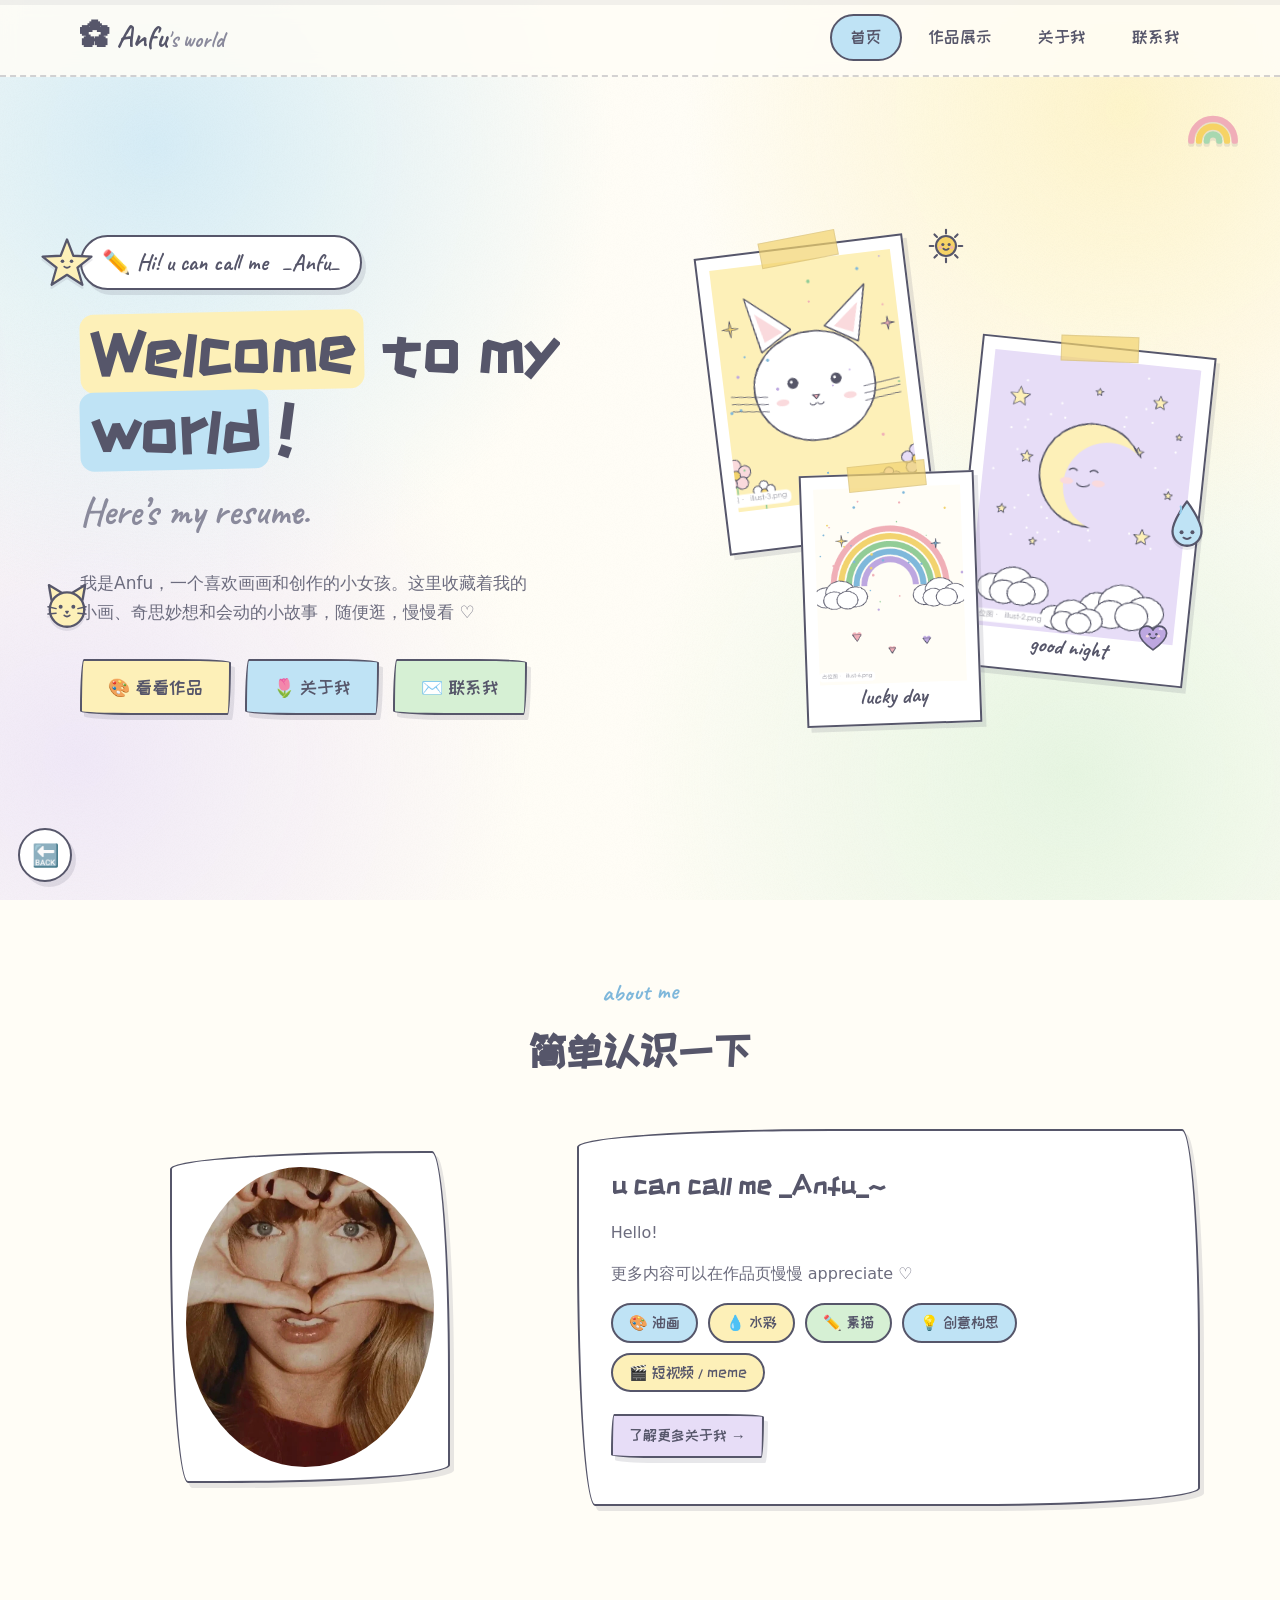
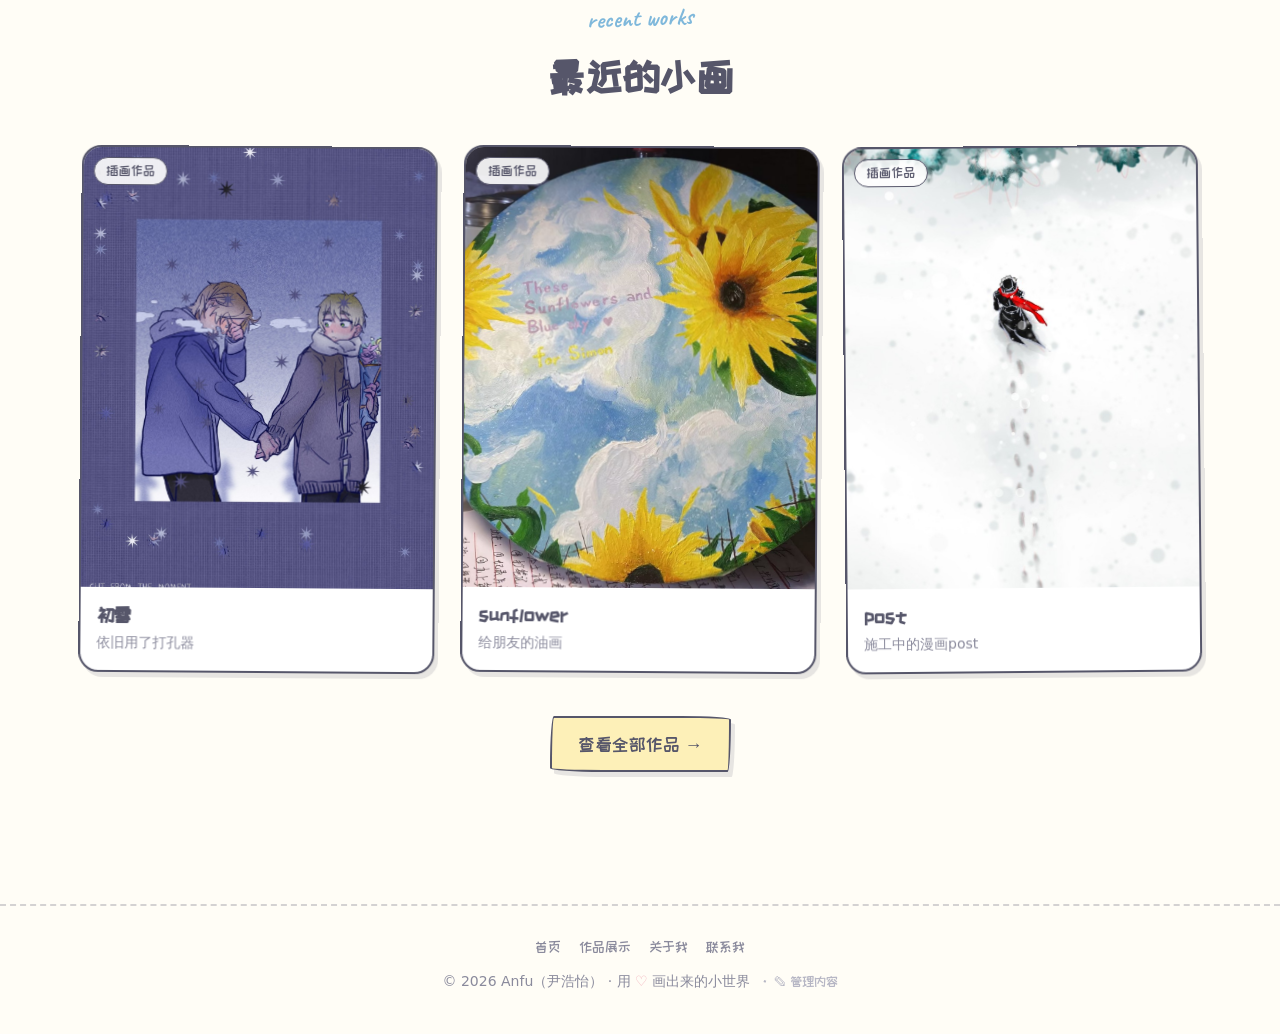
<file: index.html>
<!DOCTYPE html>
<html lang="zh-CN">
<head>
  <meta charset="UTF-8">
  <meta name="viewport" content="width=device-width, initial-scale=1.0">
  <!-- ↓↓↓ 改浏览器标签页标题 ↓↓↓ -->
  <title>Anfu's World · 个人作品集</title>
  <meta name="description" content="尹浩怡（Anfu）的个人作品集 —— Welcome to my world!">
  <link rel="icon" type="image/svg+xml" href="assets/favicon.svg">
  <!-- 手写风字体（已下载到本地，不依赖 Google 服务器，离线也能显示） -->
  <link rel="stylesheet" href="assets/fonts/fonts.css">
  <link rel="stylesheet" href="css/style.css?v=12">
</head>
<body data-page="home">

  <!-- 背景装饰（固定在最底层，不用改） -->
  <div class="bg-decor" aria-hidden="true"></div>
  <div class="bg-grain" aria-hidden="true"></div>

  <!-- ========== 顶部固定导航栏（每个页面相同） ========== -->
  <header class="site-header">
    <div class="nav-inner">
      <a class="logo" href="index.html">✿ Anfu<span class="logo-sub">'s world</span></a>
      <button class="nav-toggle" aria-label="打开菜单" aria-expanded="false">
        <span></span><span></span><span></span>
      </button>
      <nav class="site-nav" id="siteNav">
        <a href="index.html" data-nav="home">首页</a>
        <a href="works.html" data-nav="works">作品展示</a>
        <a href="about.html" data-nav="about">关于我</a>
        <a href="contact.html" data-nav="contact">联系我</a>
      </nav>
    </div>
  </header>

  <main>
    <!-- ========== 首屏 Hero ========== -->
    <section class="hero container">
      <div class="hero-text">
        <!-- 这些文字由 js/profile-data.js 提供，也可在「管理内容」页里改 -->
        <span class="hello reveal">✏️ Hi! u can call me <b>&nbsp;<span data-bind="home.nameTag">_Anfu_</span></b></span>
        <!-- 最显眼的一句话简介 -->
        <h1 class="reveal" data-delay="80">
          <span class="hl hl-yellow" data-bind="home.hiWord">Welcome</span> to my
          <span class="hl hl-blue" data-bind="home.worldWord">world</span>！
        </h1>
        <p class="tagline reveal" data-delay="140" data-bind="home.subline">Here’s my resume.</p>
        <!-- 简短自我介绍 -->
        <p class="hero-desc reveal" data-delay="200" data-bind="home.desc">
          我是尹浩怡（Anfu），一个喜欢画画和创作的小女孩。
          这里收藏着我的小画、奇思妙想和会动的小故事，随便逛，慢慢看 ♡
        </p>
        <!-- 跳转其他页面的导航按钮 -->
        <div class="hero-actions reveal" data-delay="260">
          <a class="btn btn-yellow" href="works.html">🎨 看看作品</a>
          <a class="btn btn-blue" href="about.html">🌷 关于我</a>
          <a class="btn btn-green" href="contact.html">✉️ 联系我</a>
        </div>
      </div>

      <!-- 右侧拍立得拼贴（图片可换成你喜欢的作品，改 src 即可） -->
      <div class="hero-visual reveal" data-delay="200">
        <div class="polaroid polaroid-1">
          <img src="assets/works/illust-3.png" alt="花园小猫">
          <span>meow~</span>
        </div>
        <div class="polaroid polaroid-2">
          <img src="assets/works/illust-2.png" alt="月亮晚安">
          <span>good night</span>
        </div>
        <div class="polaroid polaroid-3">
          <img src="assets/works/illust-6.png" alt="彩虹与云">
          <span>lucky day</span>
        </div>
        <!-- 手绘小太阳 / 小爱心涂鸦：点一下会有蹦跳 + 气泡 + 粒子小彩蛋 -->
        <span class="doodle doodle-1 hero-doodle" data-buddy="sun"
              data-talk="元气满满！" data-spark="☀️,✨,🌟" aria-hidden="true">
          <svg viewBox="0 0 40 40">
            <circle cx="20" cy="20" r="9.5" fill="#f6d365" stroke="#56566a" stroke-width="2"/>
            <g stroke="#56566a" stroke-width="2" stroke-linecap="round">
              <path d="M20 4.5 L20 8"/><path d="M20 32 L20 35.5"/>
              <path d="M4.5 20 L8 20"/><path d="M32 20 L35.5 20"/>
              <path d="M9 9 L11.4 11.4"/><path d="M28.6 28.6 L31 31"/>
              <path d="M31 9 L28.6 11.4"/><path d="M11.4 28.6 L9 31"/>
            </g>
            <circle cx="17" cy="18.6" r="1.5" fill="#56566a"/>
            <circle cx="23" cy="18.6" r="1.5" fill="#56566a"/>
            <path d="M17.6 22.6 Q20 24.8 22.4 22.6" fill="none" stroke="#56566a" stroke-width="1.8" stroke-linecap="round"/>
            <circle cx="14.6" cy="21.4" r="1.7" fill="#f0aeb8" opacity=".75"/>
            <circle cx="25.4" cy="21.4" r="1.7" fill="#f0aeb8" opacity=".75"/>
          </svg>
        </span>
        <span class="doodle doodle-2 hero-doodle" data-buddy="heart"
              data-talk="喜欢你 ♡" data-spark="💜,💖,✨" aria-hidden="true">
          <svg viewBox="0 0 40 40">
            <path d="M20 34 C10 27 4 20.5 4 14.5 C4 9.5 8 6 12.5 6 C16 6 18.8 8 20 10.8 C21.2 8 24 6 27.5 6 C32 6 36 9.5 36 14.5 C36 20.5 30 27 20 34 Z"
                  fill="#bda7e0" stroke="#56566a" stroke-width="2" stroke-linejoin="round"/>
            <circle cx="16" cy="15.5" r="1.5" fill="#56566a"/>
            <circle cx="24" cy="15.5" r="1.5" fill="#56566a"/>
            <path d="M17.4 19.4 Q20 21.8 22.6 19.4" fill="none" stroke="#56566a" stroke-width="1.8" stroke-linecap="round"/>
            <circle cx="13.4" cy="17.8" r="1.7" fill="#fadadd" opacity=".9"/>
            <circle cx="26.6" cy="17.8" r="1.7" fill="#fadadd" opacity=".9"/>
            <path d="M27.5 9.5 Q29.5 8.6 30.6 10" fill="none" stroke="#ffffff" stroke-width="1.6" stroke-linecap="round" opacity=".8"/>
          </svg>
        </span>
      </div>
    </section>

    <!-- ========== 简短自我介绍 ========== -->
    <section class="section">
      <div class="container">
        <div class="section-head reveal">
          <span class="kicker">about me</span>
          <h2>简单认识一下</h2>
          <span class="wave"></span>
        </div>
        <div class="about-mini">
          <div class="mini-photo reveal">
            <!-- 首页“简单认识一下”的照片（assets/anfu-photo.jpg，替换此文件即可换图） -->
            <img src="assets/anfu-photo.jpg" alt="Anfu 的照片">
          </div>
          <div class="sketch-card reveal" data-delay="120">
            <h3 data-bind="home.miniTitle">我是尹浩怡，也可以叫我 Anfu ～</h3>
            <p data-bind="home.miniBio.0">
              非常擅长绘画，学过素描、水彩和油画（<b>油画最擅长</b>！）。
              平时脑子里会冒出很多奇奇怪怪的创意画面，
              也会产出一些同人 / 原创作品（非常低产呃……）、meme 和短视频素材。
            </p>
            <p data-bind="home.miniBio.1">更多内容可以在作品页慢慢 appreciate ♡</p>
            <div class="chip-row">
              <span class="chip">🎨 油画</span>
              <span class="chip">💧 水彩</span>
              <span class="chip">✏️ 素描</span>
              <span class="chip">💡 创意构思</span>
              <span class="chip">🎬 短视频 / meme</span>
            </div>
            <p style="margin-top:22px">
              <a class="btn btn-purple btn-sm" href="about.html">了解更多关于我 →</a>
            </p>
          </div>
        </div>
      </div>
    </section>

    <!-- ========== 首页精选作品（自动读取 js/works-data.js 里前三张） ========== -->
    <section class="section" style="padding-top:20px">
      <div class="container">
        <div class="section-head reveal">
          <span class="kicker">recent works</span>
          <h2>最近的小画</h2>
          <span class="wave"></span>
        </div>
        <!-- 卡片由 main.js 自动生成，不用手写 -->
        <div class="grid-3" id="featuredGrid"></div>
        <p style="text-align:center;margin-top:34px" class="reveal">
          <a class="btn btn-yellow" href="works.html">查看全部作品 →</a>
        </p>
      </div>
    </section>
  </main>

  <!-- ========== 页脚 ========== -->
  <footer class="site-footer">
    <div class="container">
      <nav class="foot-nav">
        <a href="index.html">首页</a>
        <a href="works.html">作品展示</a>
        <a href="about.html">关于我</a>
        <a href="contact.html">联系我</a>
      </nav>
      <p>© <span id="year">2026</span> <span data-bind="footer.name">Anfu（尹浩怡）</span> · 用 <span style="color:#f0aeb8">♡</span> 画出来的小世界
        <a class="foot-edit" href="editor.html" title="仅自己使用：管理作品与文字">· ✎ 管理内容</a>
      </p>
    </div>
  </footer>

  <!-- 每个页面都有的 🔙 返回按钮 -->
  <button class="back-fab" id="backBtn" aria-label="返回上一页">
    🔙<span class="back-tip">返回上一页</span>
  </button>

  <!-- 内容仓库 + 文字数据 + 作品数据 + 交互脚本（顺序不要换） -->
  <script src="js/content-store.js?v=12"></script>
  <script src="js/profile-data.js?v=12"></script>
  <script src="js/works-data.js?v=12"></script>
  <script src="js/main.js?v=12"></script>
</body>
</html>
</file>
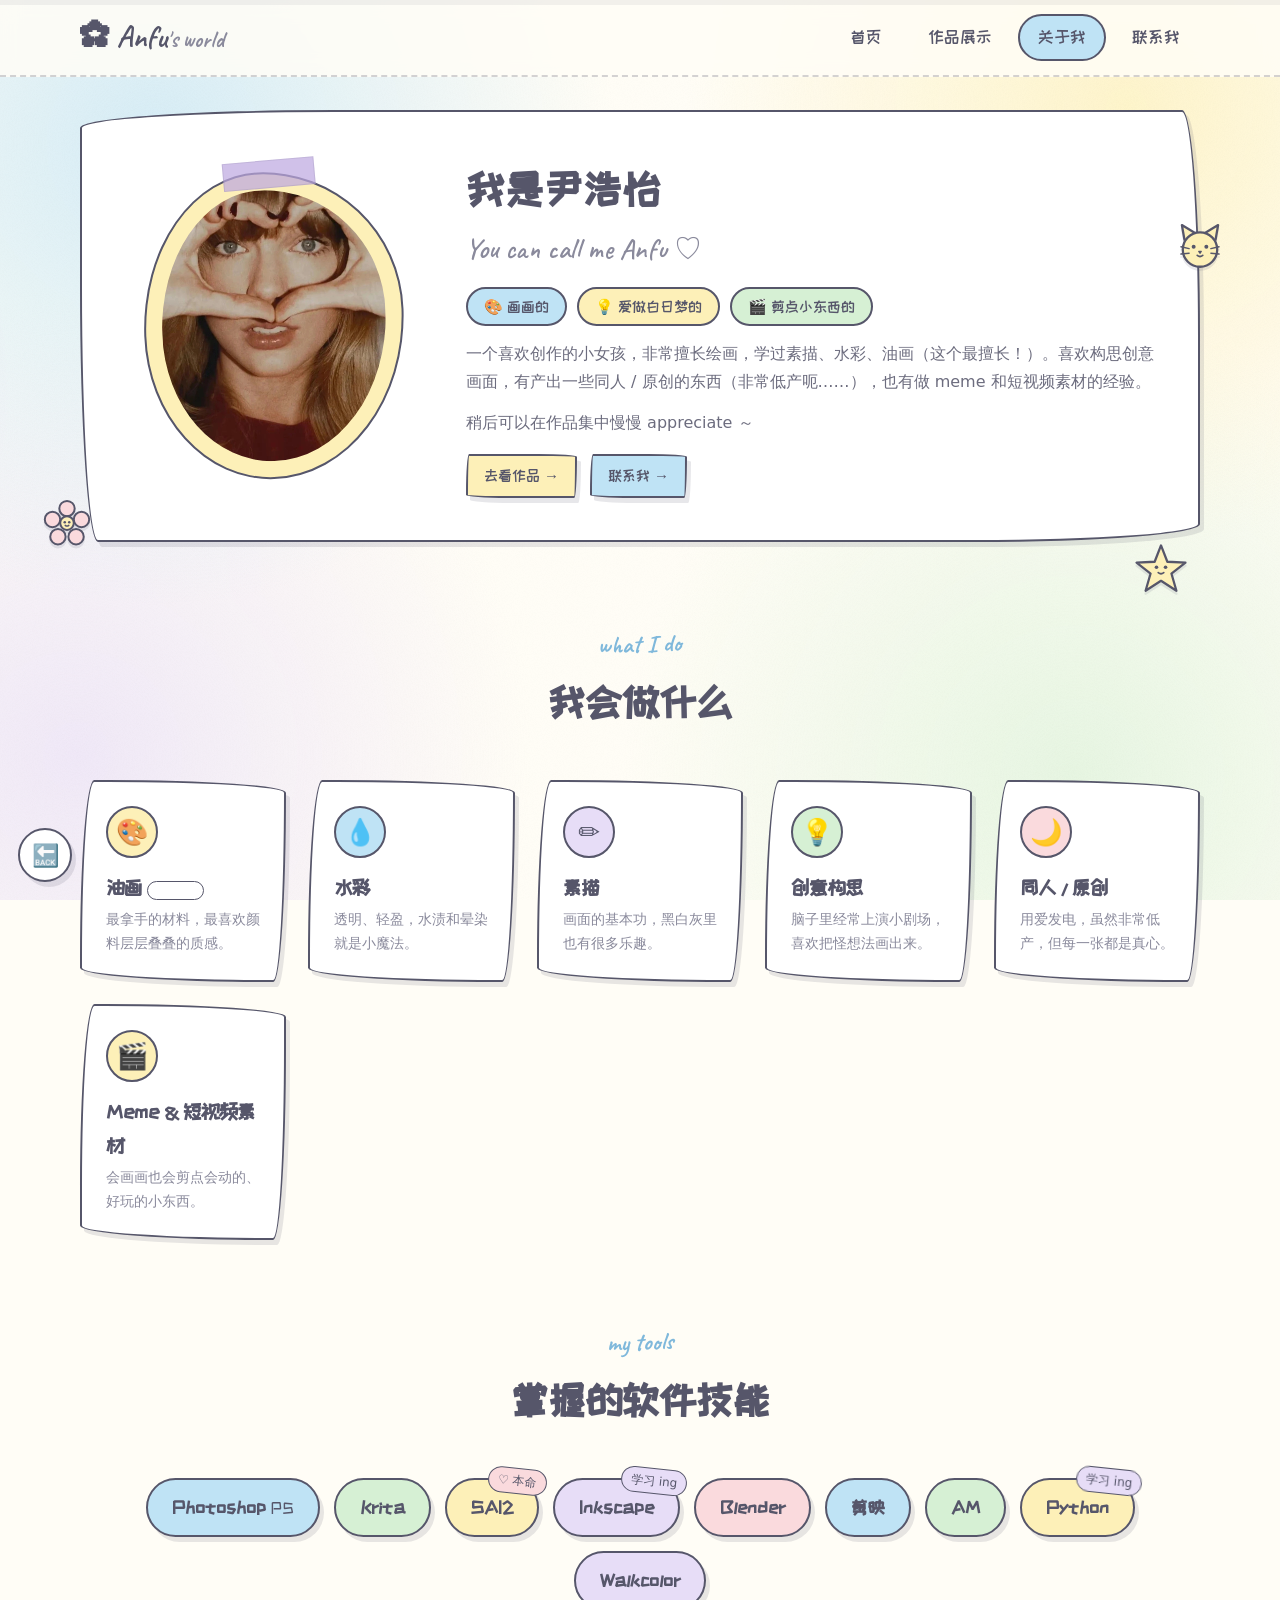
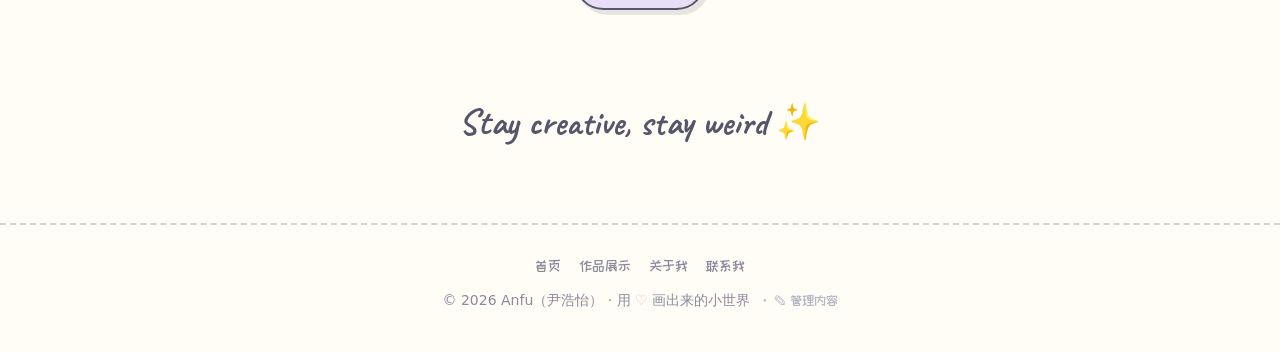
<file: about.html>
<!DOCTYPE html>
<html lang="zh-CN">
<head>
  <meta charset="UTF-8">
  <meta name="viewport" content="width=device-width, initial-scale=1.0">
  <title>关于我 · Anfu's World</title>
  <meta name="description" content="关于尹浩怡（Anfu）：绘画、创意与软件技能">
  <link rel="icon" type="image/svg+xml" href="assets/favicon.svg">
  <!-- 手写风字体（已下载到本地，不依赖 Google 服务器，离线也能显示） -->
  <link rel="stylesheet" href="assets/fonts/fonts.css">
  <link rel="stylesheet" href="css/style.css?v=12">
</head>
<body data-page="about">

  <div class="bg-decor" aria-hidden="true"></div>
  <div class="bg-grain" aria-hidden="true"></div>

  <!-- ========== 顶部固定导航栏 ========== -->
  <header class="site-header">
    <div class="nav-inner">
      <a class="logo" href="index.html">✿ Anfu<span class="logo-sub">'s world</span></a>
      <button class="nav-toggle" aria-label="打开菜单" aria-expanded="false">
        <span></span><span></span><span></span>
      </button>
      <nav class="site-nav" id="siteNav">
        <a href="index.html" data-nav="home">首页</a>
        <a href="works.html" data-nav="works">作品展示</a>
        <a href="about.html" data-nav="about">关于我</a>
        <a href="contact.html" data-nav="contact">联系我</a>
      </nav>
    </div>
  </header>

  <main class="container">

    <!-- ========== 个人简介大卡片 ========== -->
    <section style="padding:30px 0 10px">
      <div class="about-hero reveal">
        <!-- 头像：替换 assets/anfu-photo.jpg 即可换图 -->
        <div class="avatar-box">
          <img src="assets/anfu-photo.jpg" alt="尹浩怡 Anfu 的头像">
        </div>
        <div>
          <h1 data-bind="about.name">我是尹浩怡</h1>
          <p class="en" data-bind="about.en">You can call me Anfu ♡</p>
          <div class="chip-row" style="margin:14px 0 4px">
            <span class="chip">🎨 画画的</span>
            <span class="chip">💡 爱做白日梦的</span>
            <span class="chip">🎬 剪点小东西的</span>
          </div>
          <!-- 个人简介：由 js/profile-data.js 提供，也可在「管理内容」页修改 -->
          <p class="bio" data-bind="about.bio.0">
            一个喜欢创作的小女孩，非常擅长绘画，学过素描、水彩、油画（<b>这个最擅长！</b>）。
            喜欢构思创意画面，有产出一些同人 / 原创的东西（非常低产呃……），
            也有做 meme 和短视频素材的经验。
          </p>
          <p class="bio" data-bind="about.bio.1">稍后可以在作品集中慢慢 appreciate ～</p>
          <p style="margin-top:18px">
            <a class="btn btn-yellow btn-sm" href="works.html">去看作品 →</a>
            <a class="btn btn-blue btn-sm" href="contact.html" style="margin-left:8px">联系我 →</a>
          </p>
        </div>
      </div>
    </section>

    <!-- ========== 我会做什么 ========== -->
    <section class="section">
      <div class="section-head reveal">
        <span class="kicker">what I do</span>
        <h2>我会做什么</h2>
        <span class="wave"></span>
      </div>
      <div class="ability-grid">
        <div class="ability-card reveal">
          <div class="ico" style="background:var(--yellow)">🎨</div>
          <h3>油画 <small style="font-family:var(--font-body);font-size:13px;color:#fff;background:var(--pink-d);border:1.5px solid var(--ink);border-radius:999px;padding:1px 8px">最擅长</small></h3>
          <p>最拿手的材料，最喜欢颜料层层叠叠的质感。</p>
        </div>
        <div class="ability-card reveal" data-delay="70">
          <div class="ico" style="background:var(--blue)">💧</div>
          <h3>水彩</h3>
          <p>透明、轻盈，水渍和晕染就是小魔法。</p>
        </div>
        <div class="ability-card reveal" data-delay="140">
          <div class="ico" style="background:var(--purple)">✏️</div>
          <h3>素描</h3>
          <p>画面的基本功，黑白灰里也有很多乐趣。</p>
        </div>
        <div class="ability-card reveal">
          <div class="ico" style="background:var(--green)">💡</div>
          <h3>创意构思</h3>
          <p>脑子里经常上演小剧场，喜欢把怪想法画出来。</p>
        </div>
        <div class="ability-card reveal" data-delay="70">
          <div class="ico" style="background:var(--pink)">🌙</div>
          <h3>同人 / 原创</h3>
          <p>用爱发电，虽然非常低产，但每一张都是真心。</p>
        </div>
        <div class="ability-card reveal" data-delay="140">
          <div class="ico" style="background:var(--yellow)">🎬</div>
          <h3>Meme &amp; 短视频素材</h3>
          <p>会画画也会剪点会动的、好玩的小东西。</p>
        </div>
      </div>
    </section>

    <!-- ========== 软件技能清单 ========== -->
    <section class="section" style="padding-top:10px">
      <div class="section-head reveal">
        <span class="kicker">my tools</span>
        <h2>掌握的软件技能</h2>
        <span class="wave"></span>
      </div>
      <!-- 技能清单由 js/profile-data.js 自动渲染；
           增删技能请到「管理内容」页（页脚 ✎ 入口），也可以直接改 profile-data.js -->
      <div class="skill-list reveal" id="skillList"></div>
    </section>

    <!-- 小标语 -->
    <p class="quote-strip reveal" data-bind="about.quote">Stay creative, stay weird ✨</p>

  </main>

  <!-- ========== 页脚 ========== -->
  <footer class="site-footer">
    <div class="container">
      <nav class="foot-nav">
        <a href="index.html">首页</a>
        <a href="works.html">作品展示</a>
        <a href="about.html">关于我</a>
        <a href="contact.html">联系我</a>
      </nav>
      <p>© <span id="year">2026</span> <span data-bind="footer.name">Anfu（尹浩怡）</span> · 用 <span style="color:#f0aeb8">♡</span> 画出来的小世界
        <a class="foot-edit" href="editor.html" title="仅自己使用：管理作品与文字">· ✎ 管理内容</a>
      </p>
    </div>
  </footer>

  <button class="back-fab" id="backBtn" aria-label="返回上一页">
    🔙<span class="back-tip">返回上一页</span>
  </button>

  <script src="js/content-store.js?v=12"></script>
  <script src="js/profile-data.js?v=12"></script>
  <script src="js/works-data.js?v=12"></script>
  <script src="js/main.js?v=12"></script>
</body>
</html>
</file>
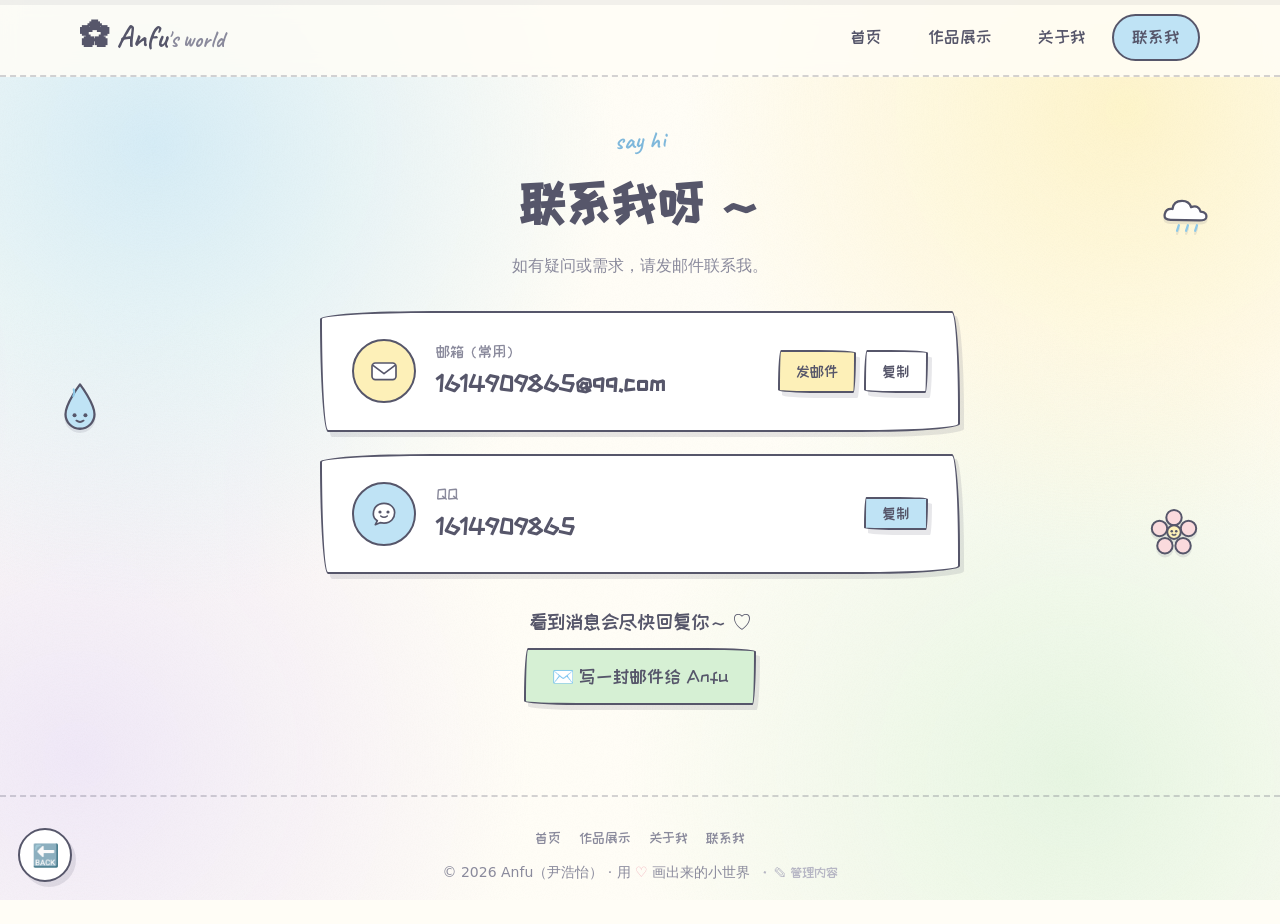
<file: contact.html>
<!DOCTYPE html>
<html lang="zh-CN">
<head>
  <meta charset="UTF-8">
  <meta name="viewport" content="width=device-width, initial-scale=1.0">
  <title>联系我 · Anfu's World</title>
  <meta name="description" content="联系尹浩怡（Anfu）：邮箱与 QQ">
  <link rel="icon" type="image/svg+xml" href="assets/favicon.svg">
  <!-- 手写风字体（已下载到本地，不依赖 Google 服务器，离线也能显示） -->
  <link rel="stylesheet" href="assets/fonts/fonts.css">
  <link rel="stylesheet" href="css/style.css?v=12">
</head>
<body data-page="contact">

  <div class="bg-decor" aria-hidden="true"></div>
  <div class="bg-grain" aria-hidden="true"></div>

  <!-- ========== 顶部固定导航栏 ========== -->
  <header class="site-header">
    <div class="nav-inner">
      <a class="logo" href="index.html">✿ Anfu<span class="logo-sub">'s world</span></a>
      <button class="nav-toggle" aria-label="打开菜单" aria-expanded="false">
        <span></span><span></span><span></span>
      </button>
      <nav class="site-nav" id="siteNav">
        <a href="index.html" data-nav="home">首页</a>
        <a href="works.html" data-nav="works">作品展示</a>
        <a href="about.html" data-nav="about">关于我</a>
        <a href="contact.html" data-nav="contact">联系我</a>
      </nav>
    </div>
  </header>

  <main class="container">

    <div class="page-banner reveal" style="padding-top:40px">
      <span class="kicker">say hi</span>
      <h1>联系我呀 ～</h1>
      <p data-bind="contact.intro">如有疑问或需求，请发邮件联系我。</p>
    </div>

    <div class="contact-wrap" style="padding:24px 0 30px">

      <!-- 邮箱卡片（常用）：改邮箱只改两处 —— mailto 链接和 strong 里的文字（data-copy 也要同步） -->
      <div class="contact-card reveal">
        <div class="contact-ico" style="background:var(--yellow)">
          <svg viewBox="0 0 48 48" width="32" aria-hidden="true">
            <rect x="6" y="12" width="36" height="25" rx="5" fill="#fff" stroke="#56566a" stroke-width="2.5"/>
            <path d="M8 16 L24 28 L40 16" fill="none" stroke="#56566a" stroke-width="2.5"
                  stroke-linecap="round" stroke-linejoin="round"/>
          </svg>
        </div>
        <div class="contact-main">
          <small>邮箱（常用）</small>
          <strong data-bind="contact.email">1614909865@qq.com</strong>
        </div>
        <div class="contact-actions">
          <a class="btn btn-yellow btn-sm" href="mailto:1614909865@qq.com"
             data-bind-href="contact.email" data-href-prefix="mailto:">发邮件</a>
          <button class="btn btn-sm" data-copy="1614909865@qq.com"
                  data-bind-copy="contact.email" type="button">复制</button>
        </div>
      </div>

      <!-- QQ 卡片：改号码同理 -->
      <div class="contact-card reveal" data-delay="90">
        <div class="contact-ico" style="background:var(--blue)">
          <svg viewBox="0 0 48 48" width="32" aria-hidden="true">
            <path d="M24 8 C13 8 8 16 8 24 C8 28.5 10.5 32 14 34 L11 40 L18 37 C20 37.4 22 37.6 24 37.6 C35 37.6 40 29.6 40 21.6 C40 16 35 8 24 8 Z"
                  fill="#fff" stroke="#56566a" stroke-width="2.5" stroke-linejoin="round"/>
            <circle cx="18" cy="21" r="2.4" fill="#56566a"/>
            <circle cx="30" cy="21" r="2.4" fill="#56566a"/>
            <path d="M19 27 Q24 31 29 27" fill="none" stroke="#56566a" stroke-width="2.2" stroke-linecap="round"/>
          </svg>
        </div>
        <div class="contact-main">
          <small>QQ</small>
          <strong data-bind="contact.qq">1614909865</strong>
        </div>
        <div class="contact-actions">
          <button class="btn btn-blue btn-sm" data-copy="1614909865"
                  data-bind-copy="contact.qq" type="button">复制</button>
        </div>
      </div>

      <p class="contact-note reveal" data-delay="160" data-bind="contact.note">看到消息会尽快回复你～ ♡</p>

      <p style="text-align:center" class="reveal" data-delay="220">
        <a class="btn btn-green" href="mailto:1614909865@qq.com"
           data-bind-href="contact.email" data-href-prefix="mailto:">✉️ 写一封邮件给 Anfu</a>
      </p>
    </div>

  </main>

  <!-- ========== 页脚 ========== -->
  <footer class="site-footer">
    <div class="container">
      <nav class="foot-nav">
        <a href="index.html">首页</a>
        <a href="works.html">作品展示</a>
        <a href="about.html">关于我</a>
        <a href="contact.html">联系我</a>
      </nav>
      <p>© <span id="year">2026</span> <span data-bind="footer.name">Anfu（尹浩怡）</span> · 用 <span style="color:#f0aeb8">♡</span> 画出来的小世界
        <a class="foot-edit" href="editor.html" title="仅自己使用：管理作品与文字">· ✎ 管理内容</a>
      </p>
    </div>
  </footer>

  <button class="back-fab" id="backBtn" aria-label="返回上一页">
    🔙<span class="back-tip">返回上一页</span>
  </button>

  <script src="js/content-store.js?v=12"></script>
  <script src="js/profile-data.js?v=12"></script>
  <script src="js/works-data.js?v=12"></script>
  <script src="js/main.js?v=12"></script>
</body>
</html>
</file>
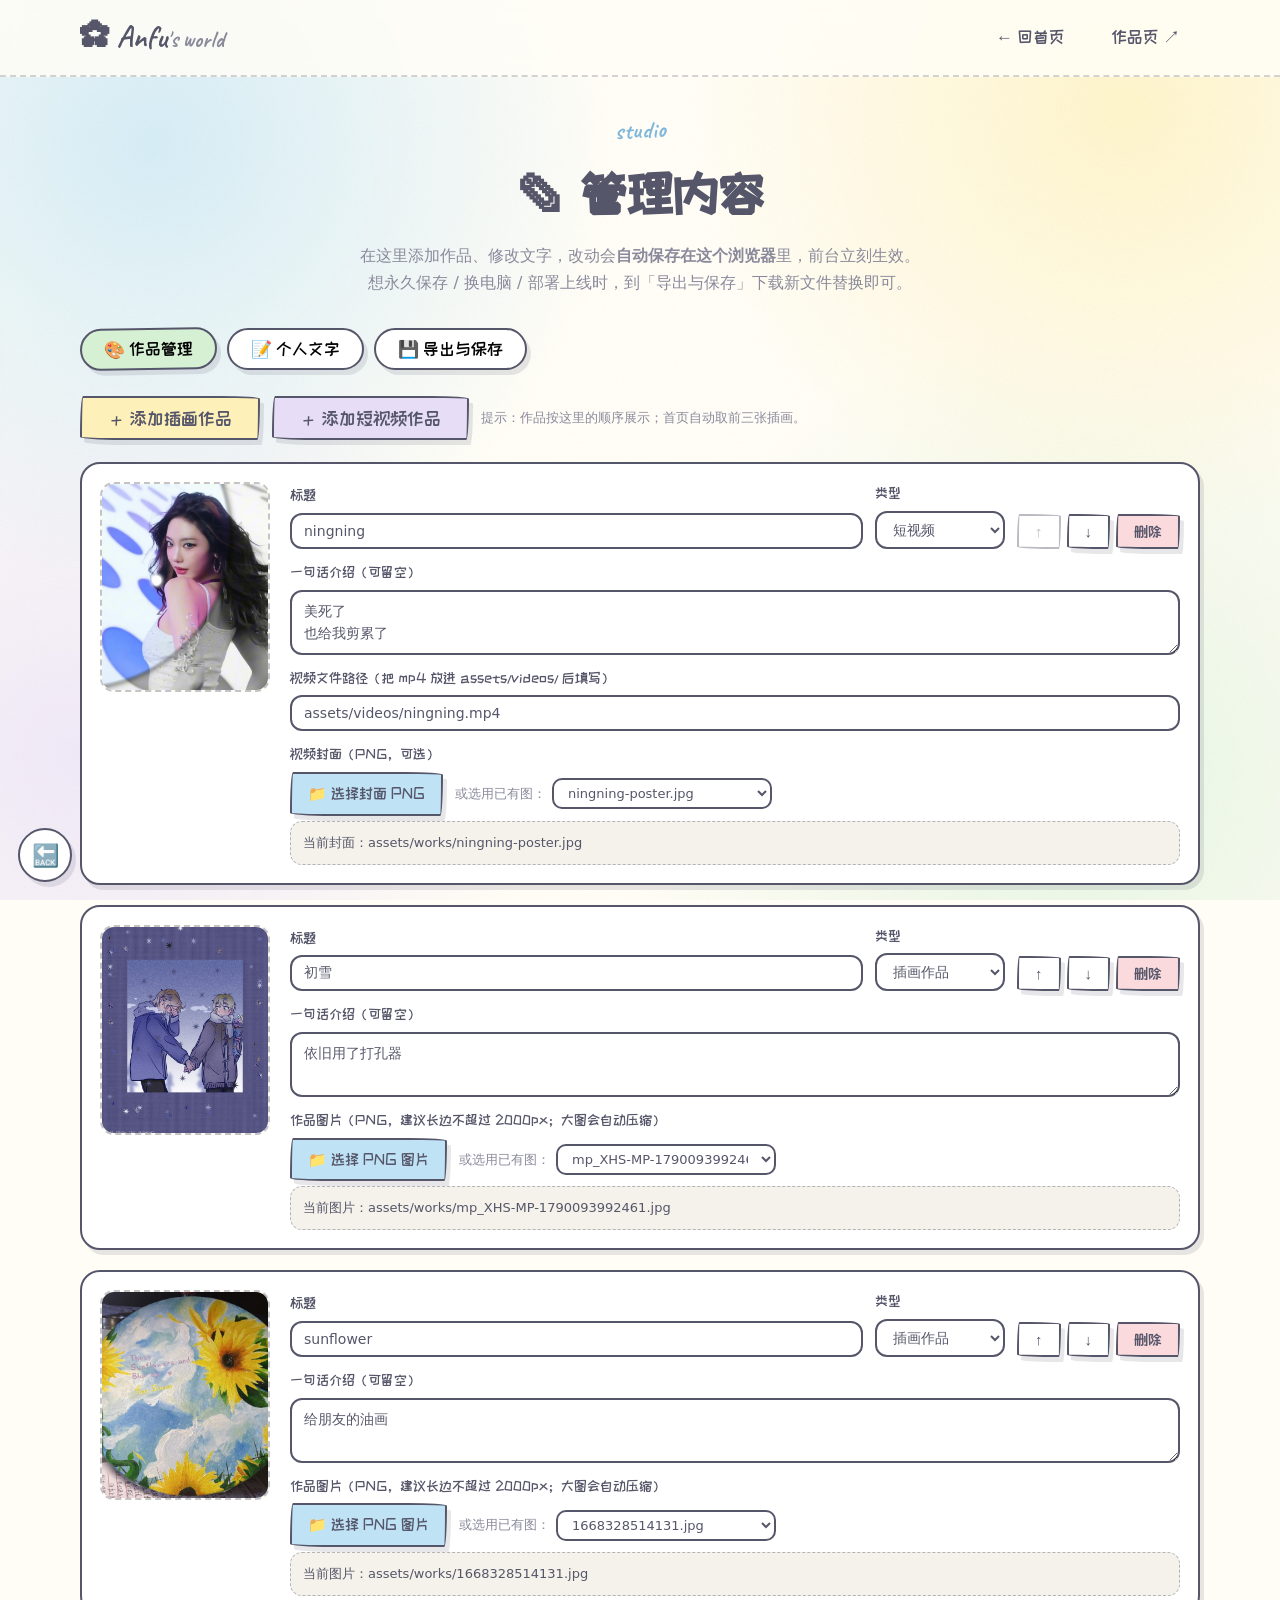
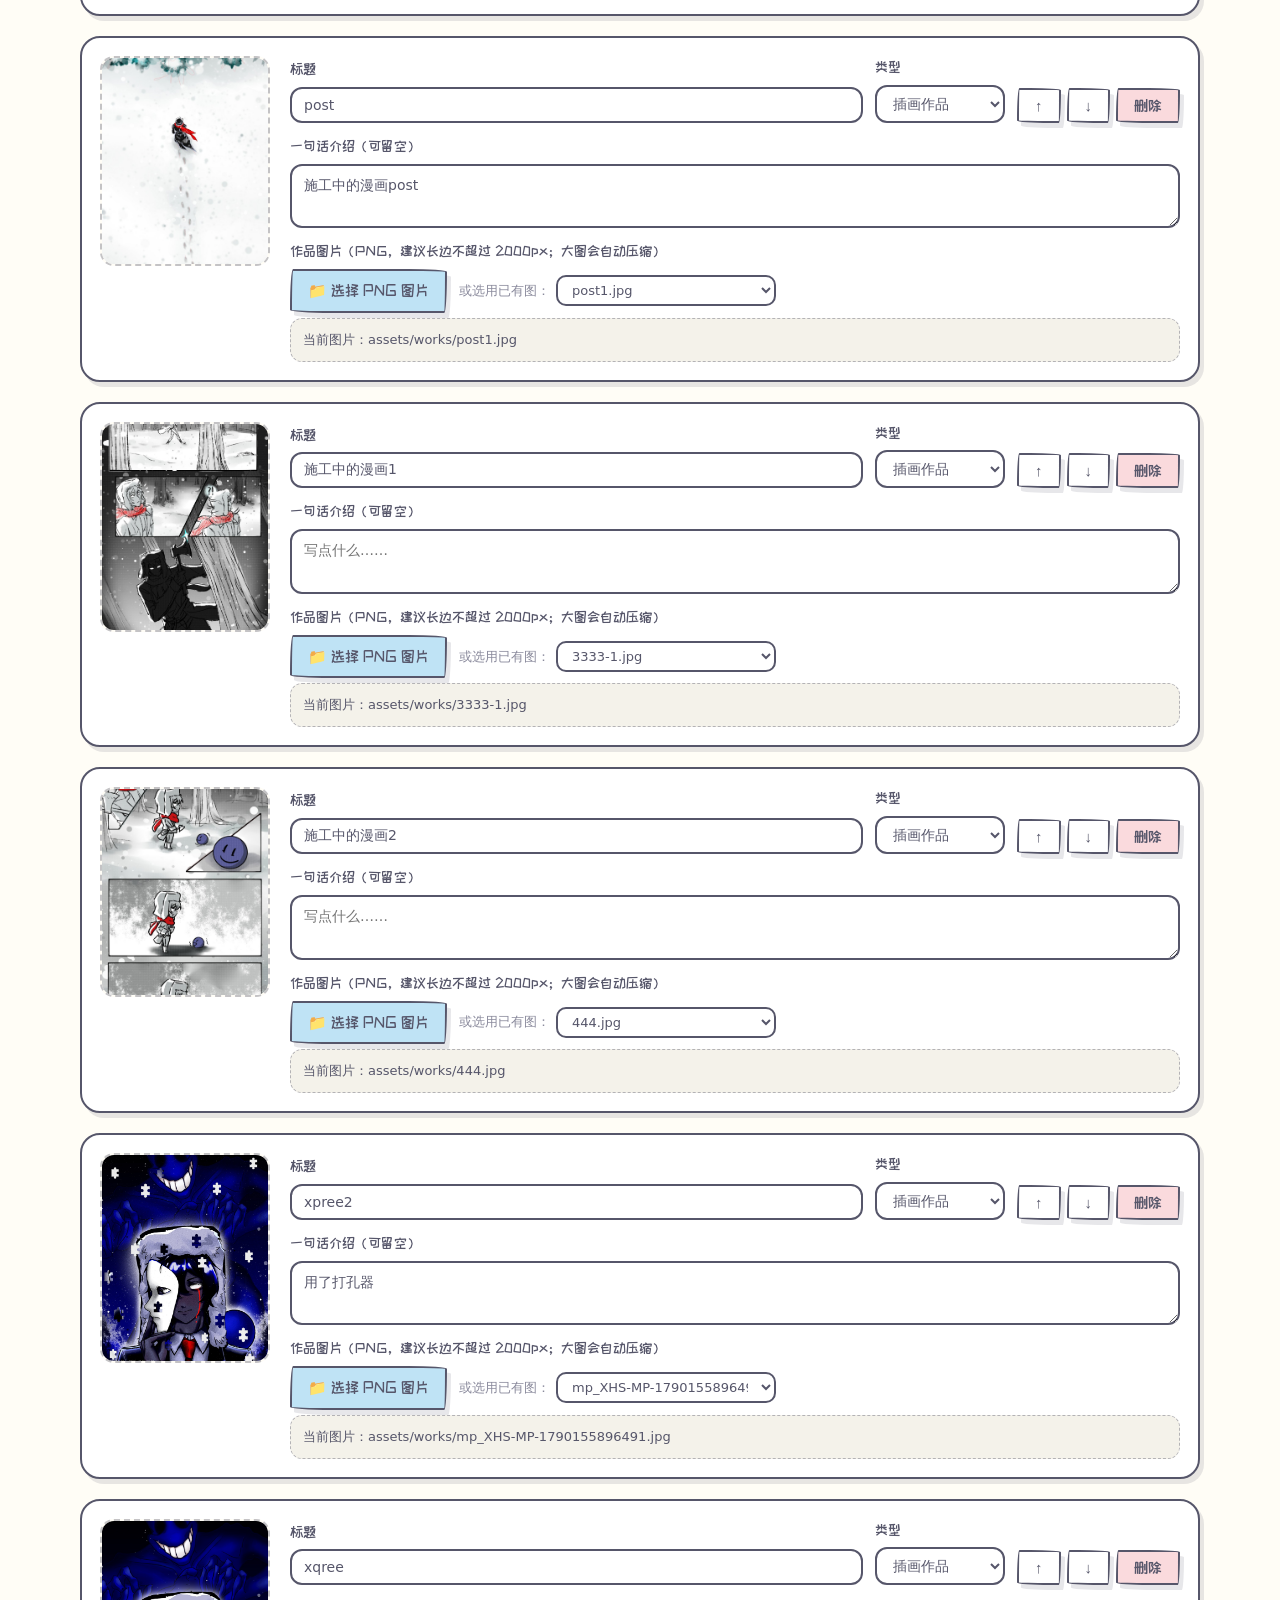
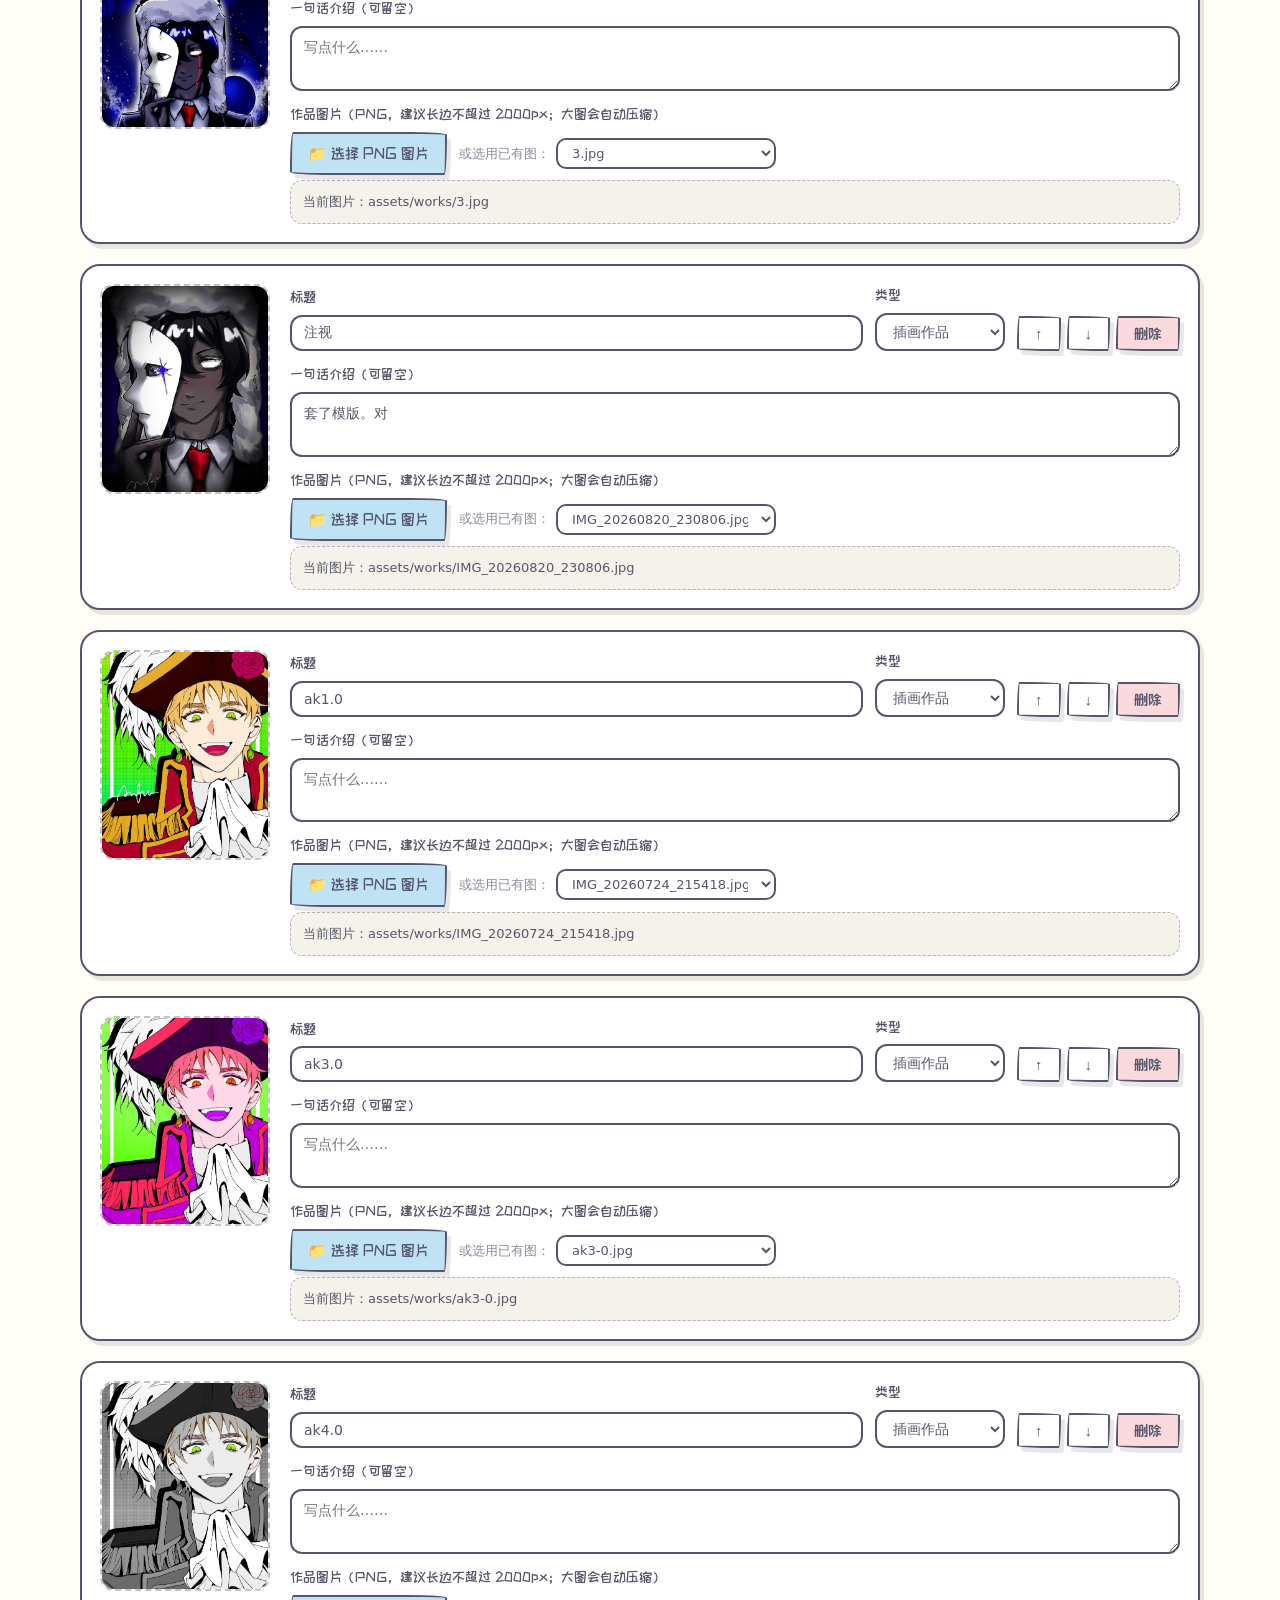
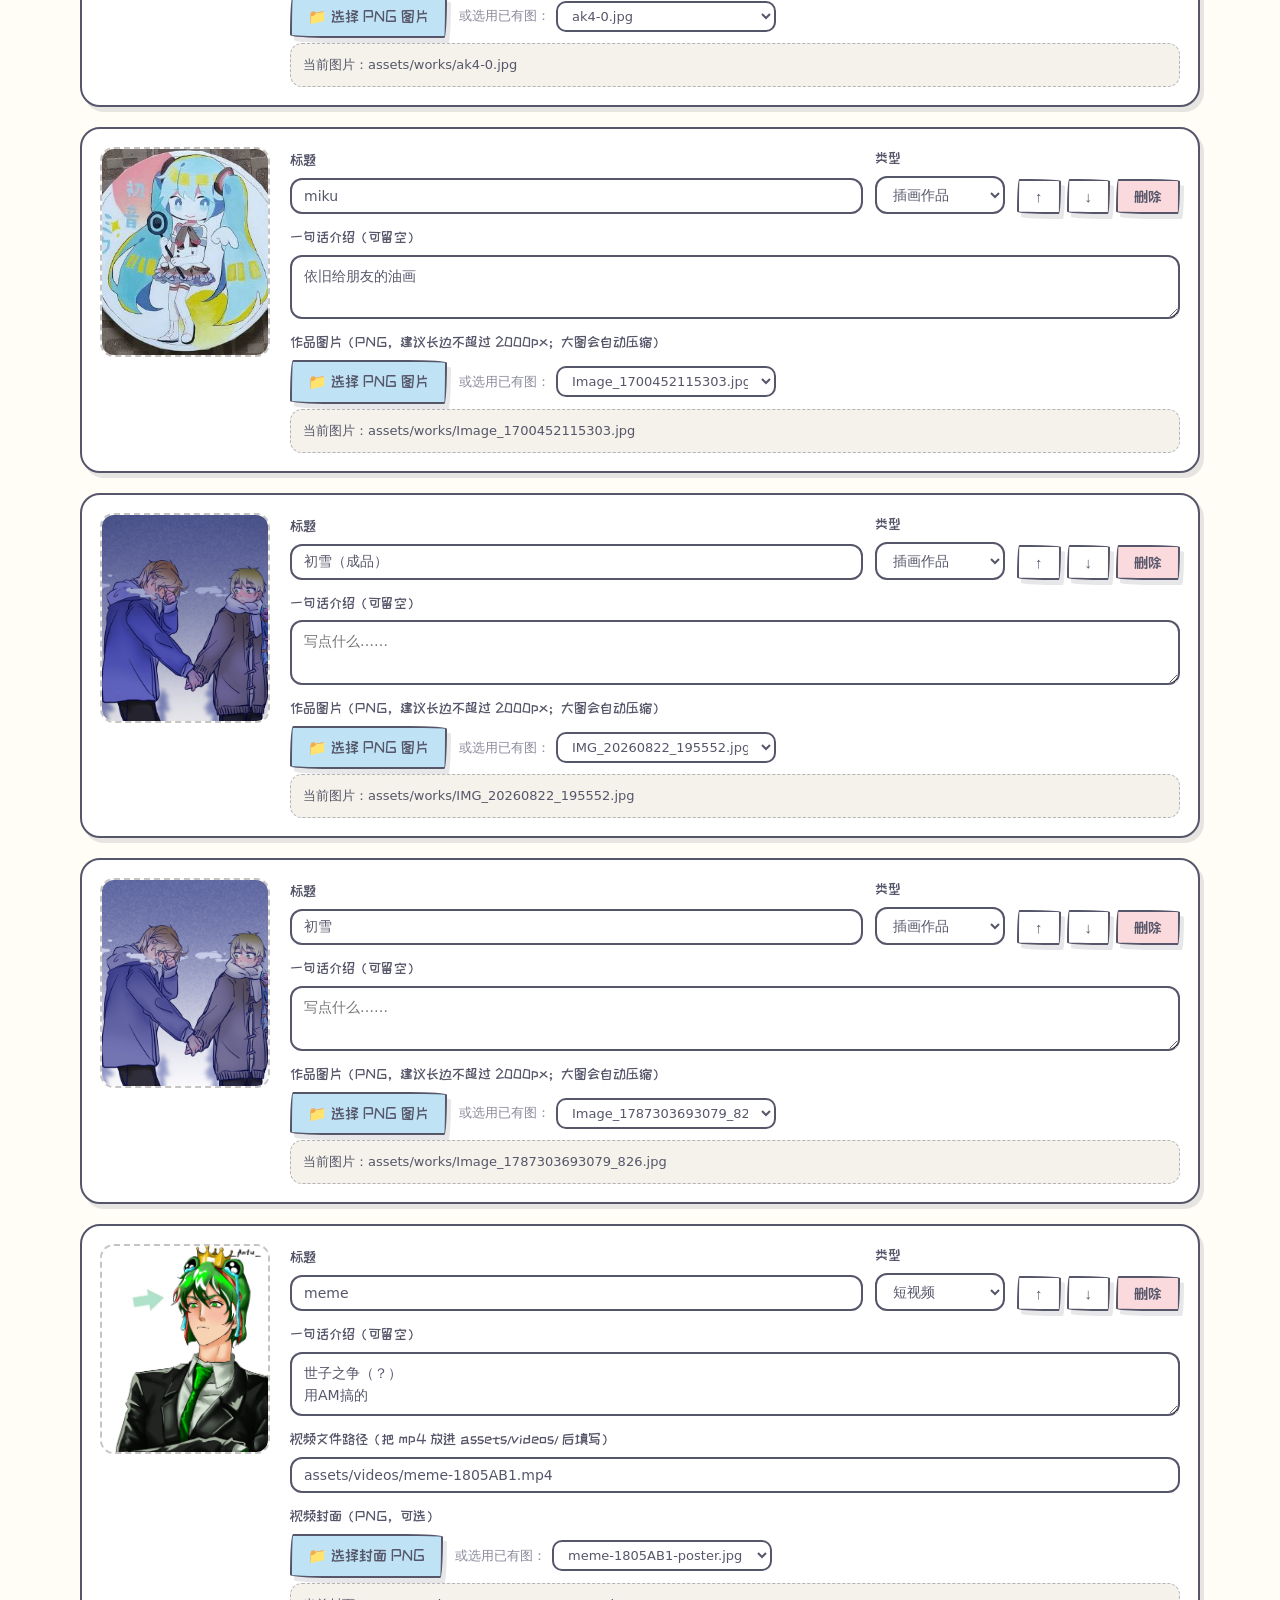
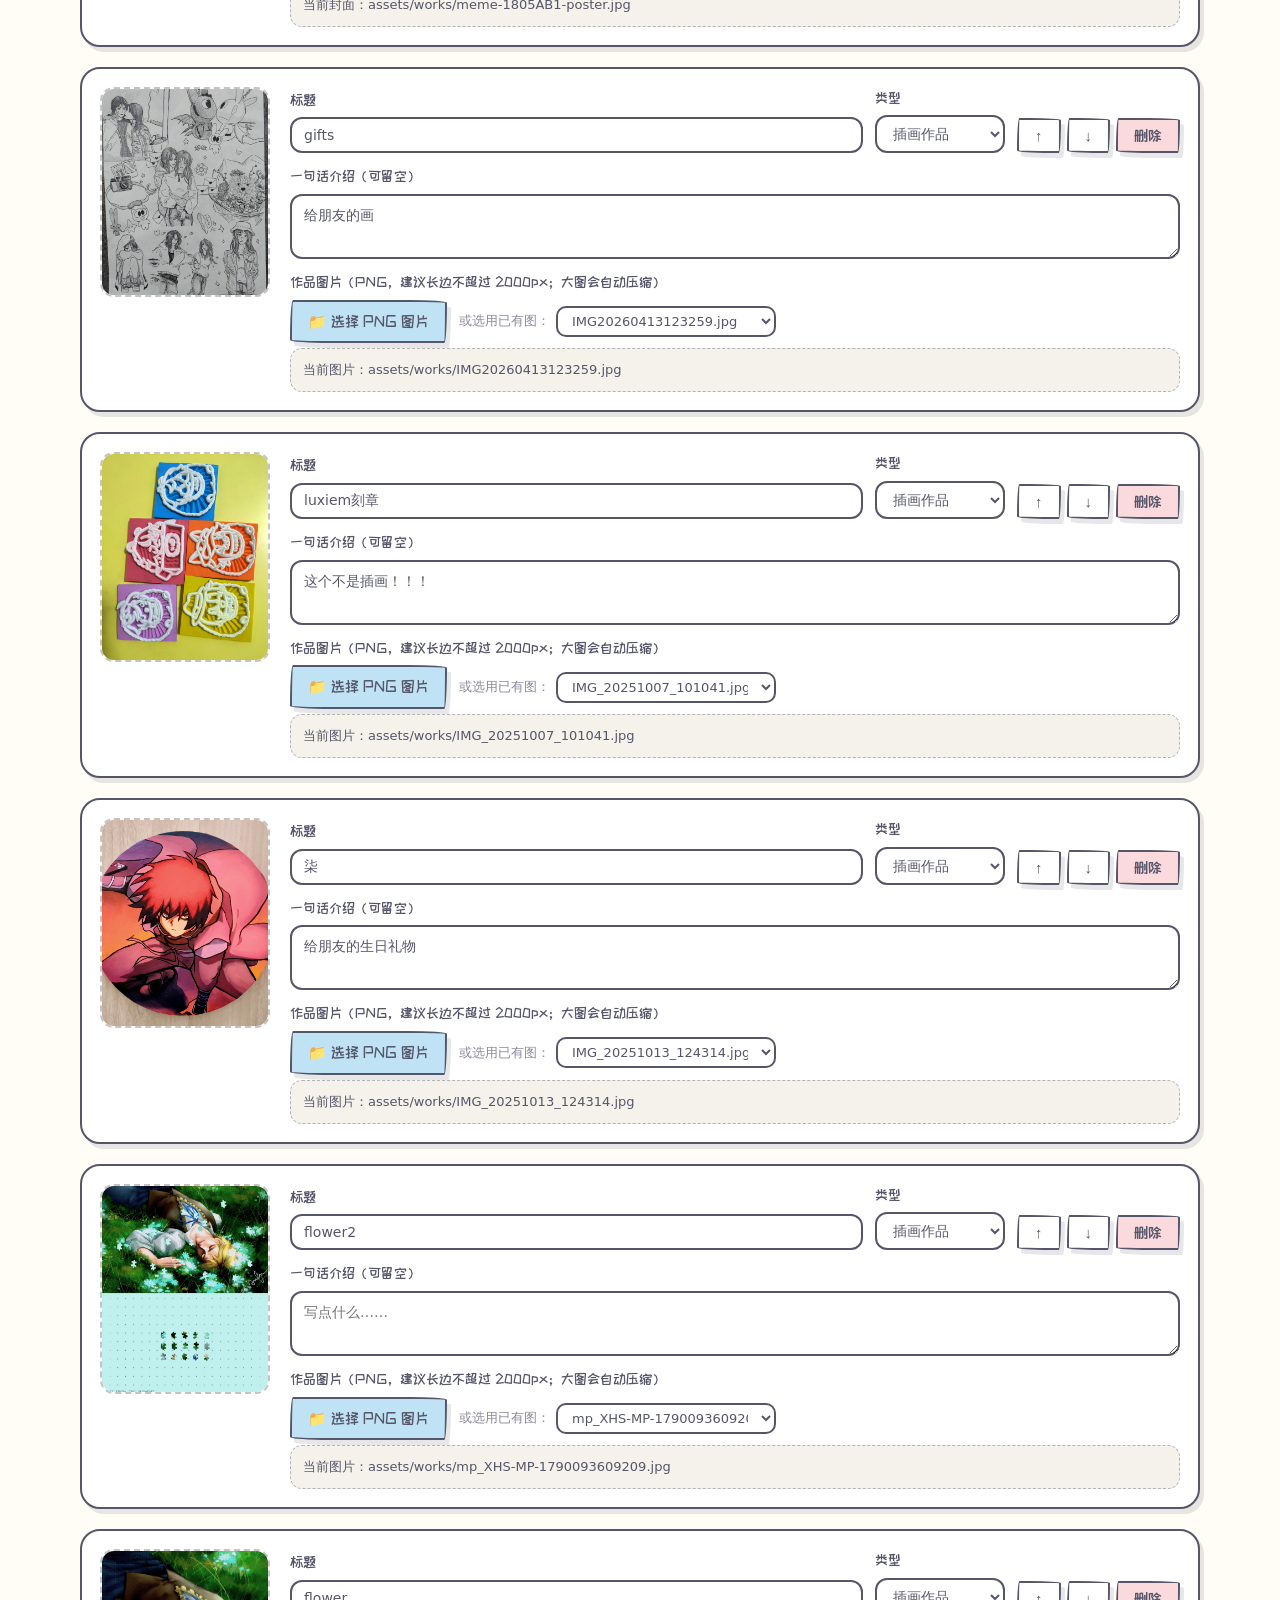
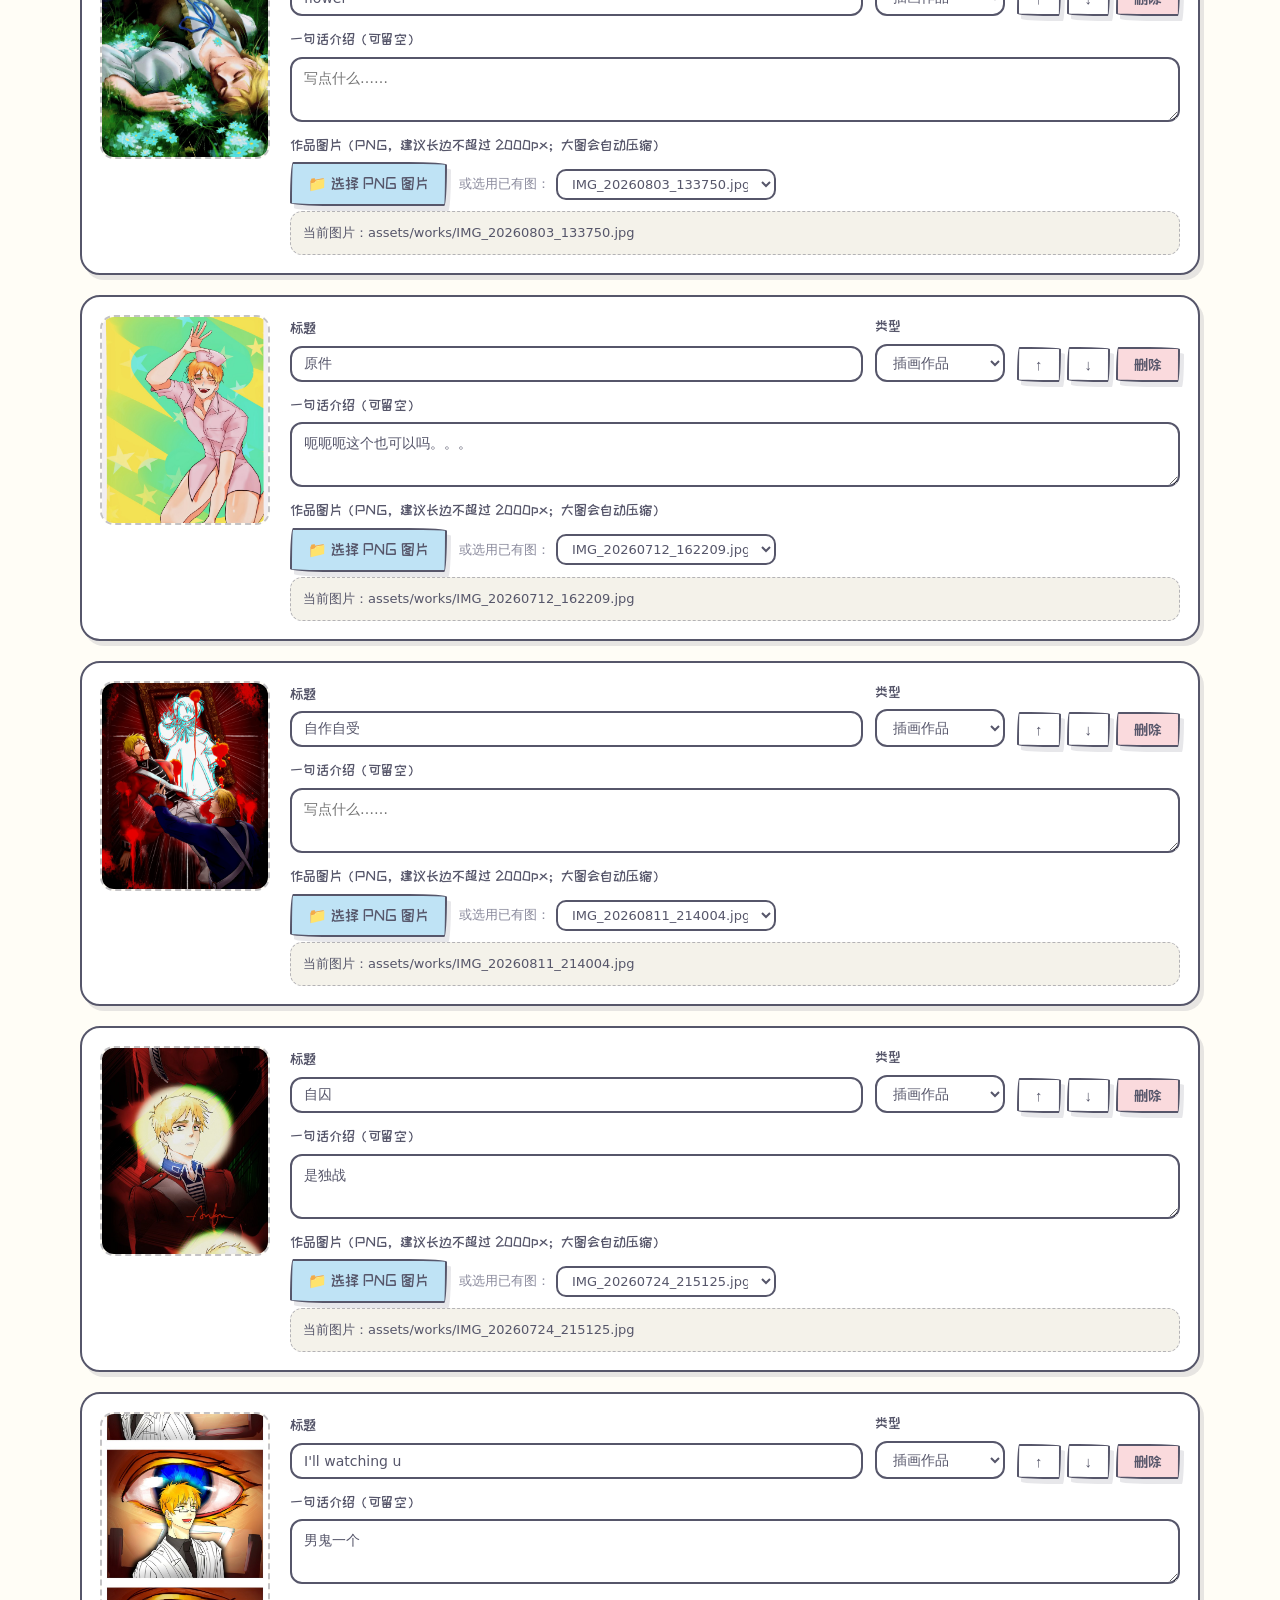
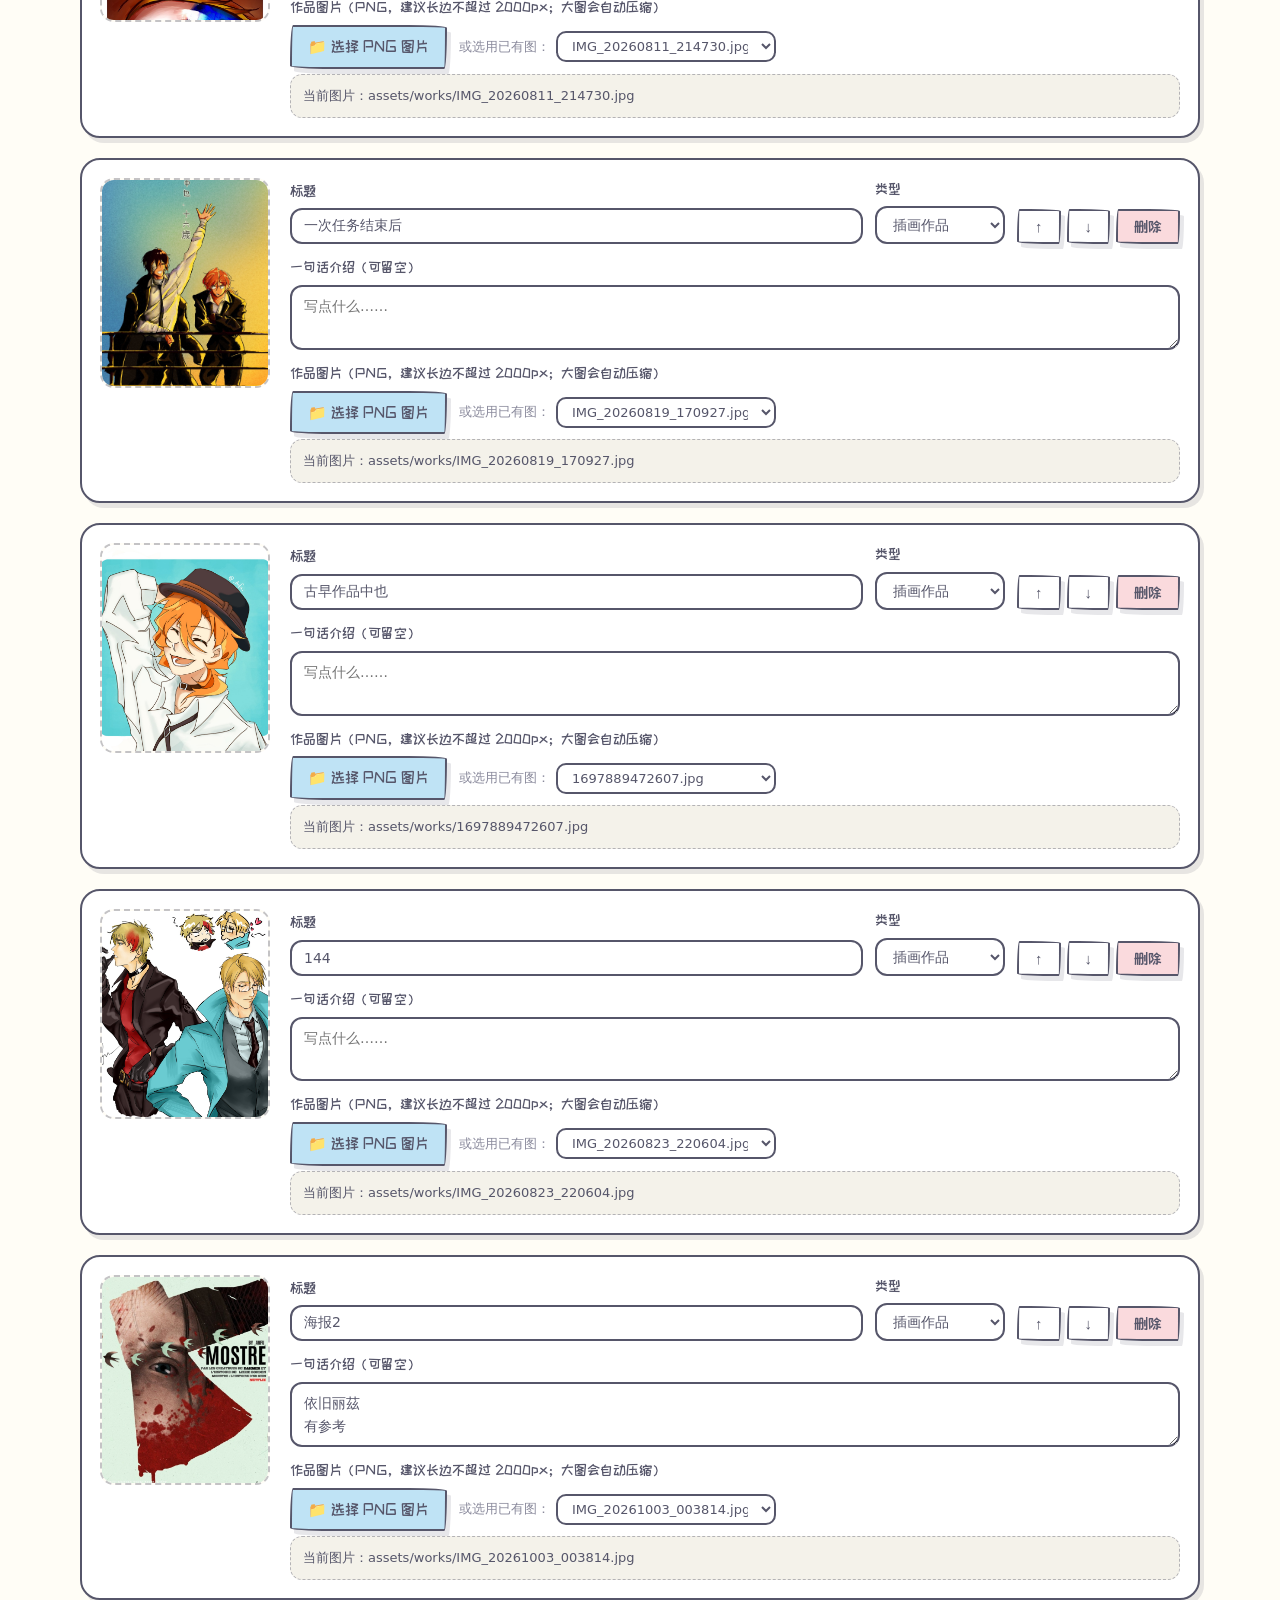
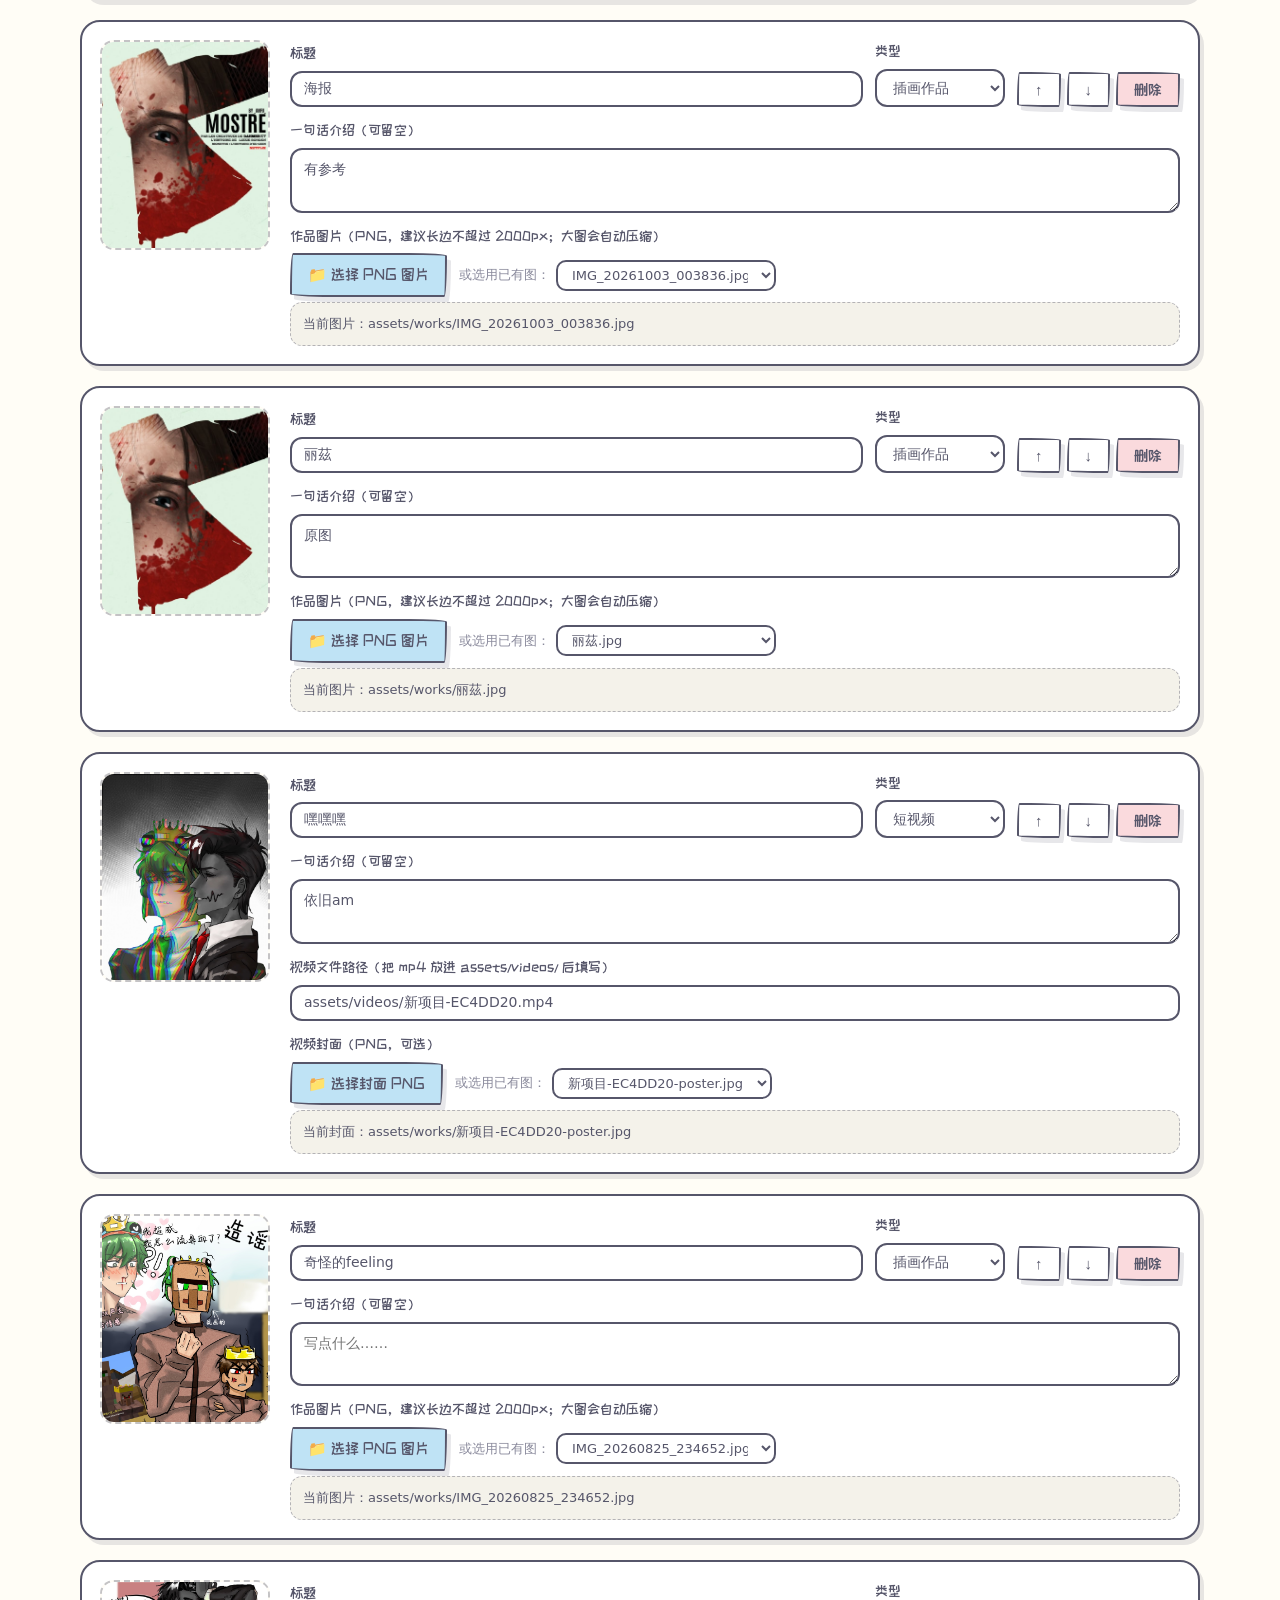
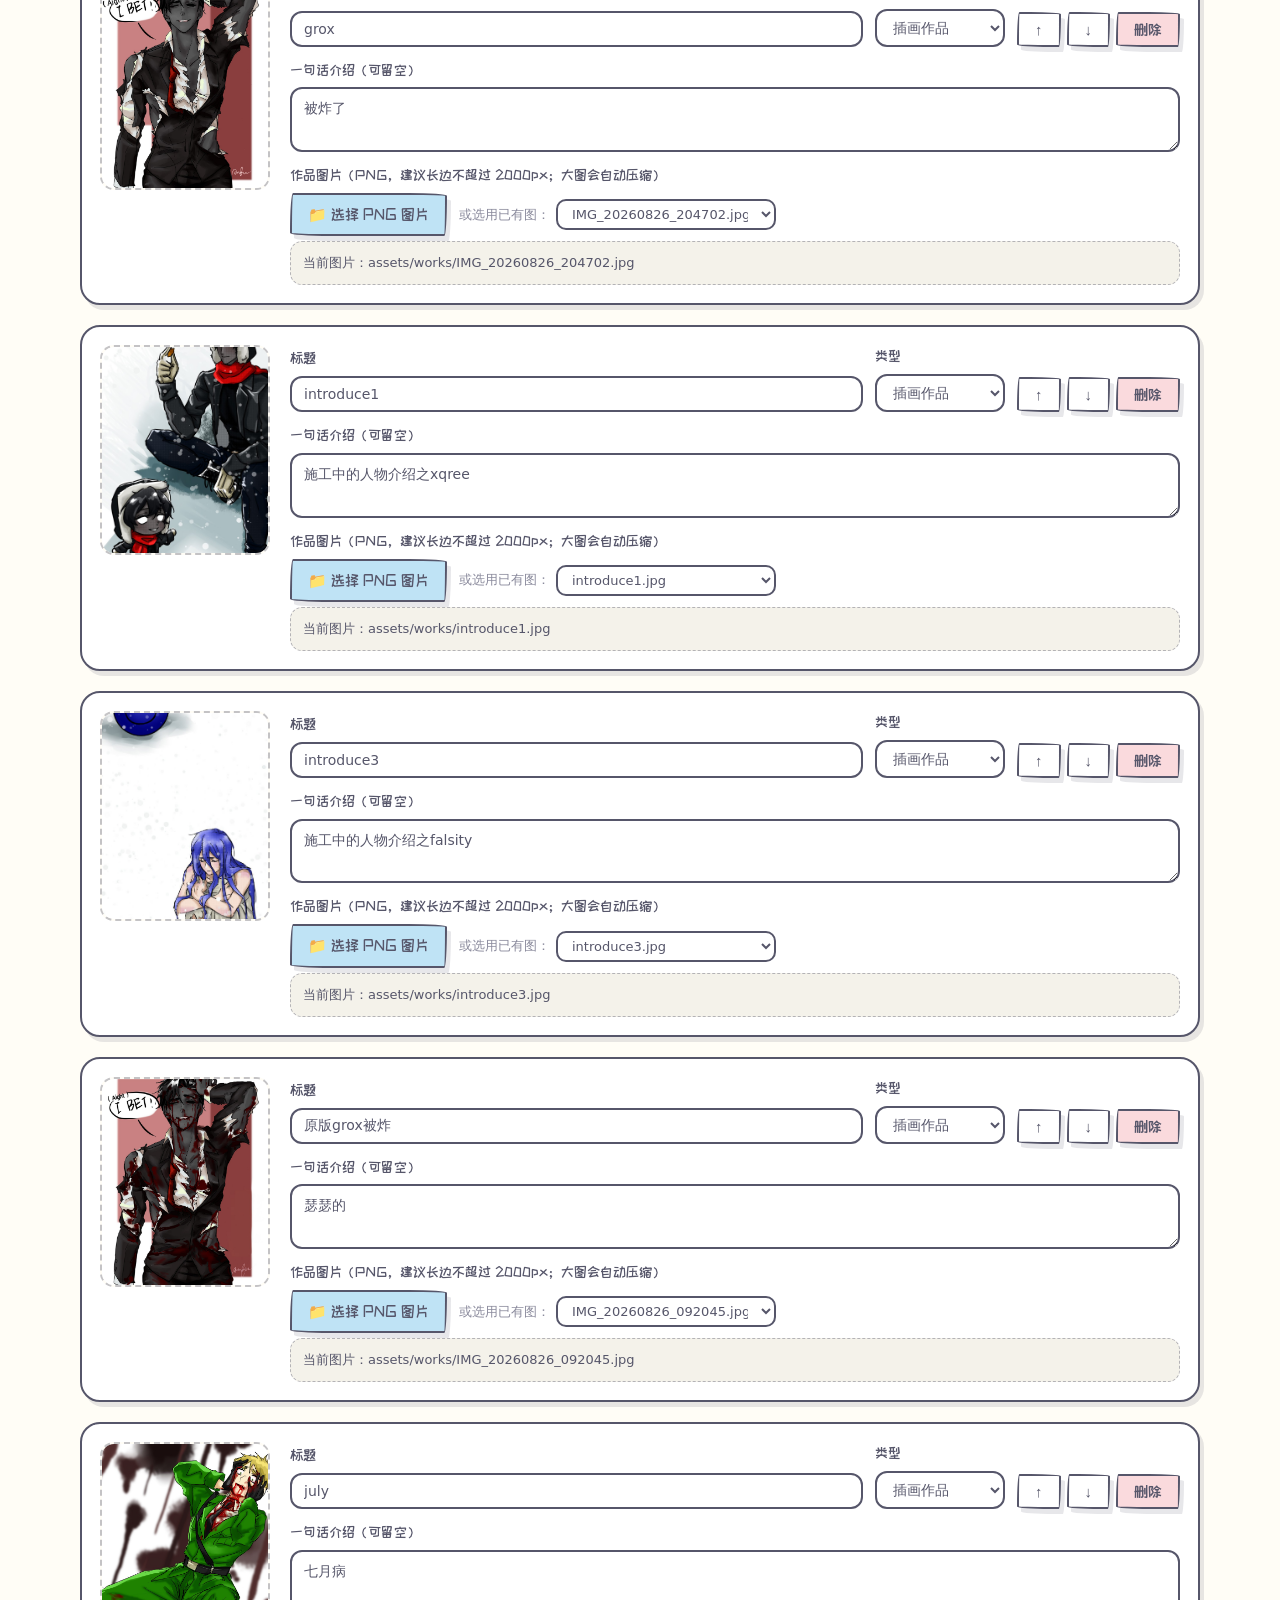
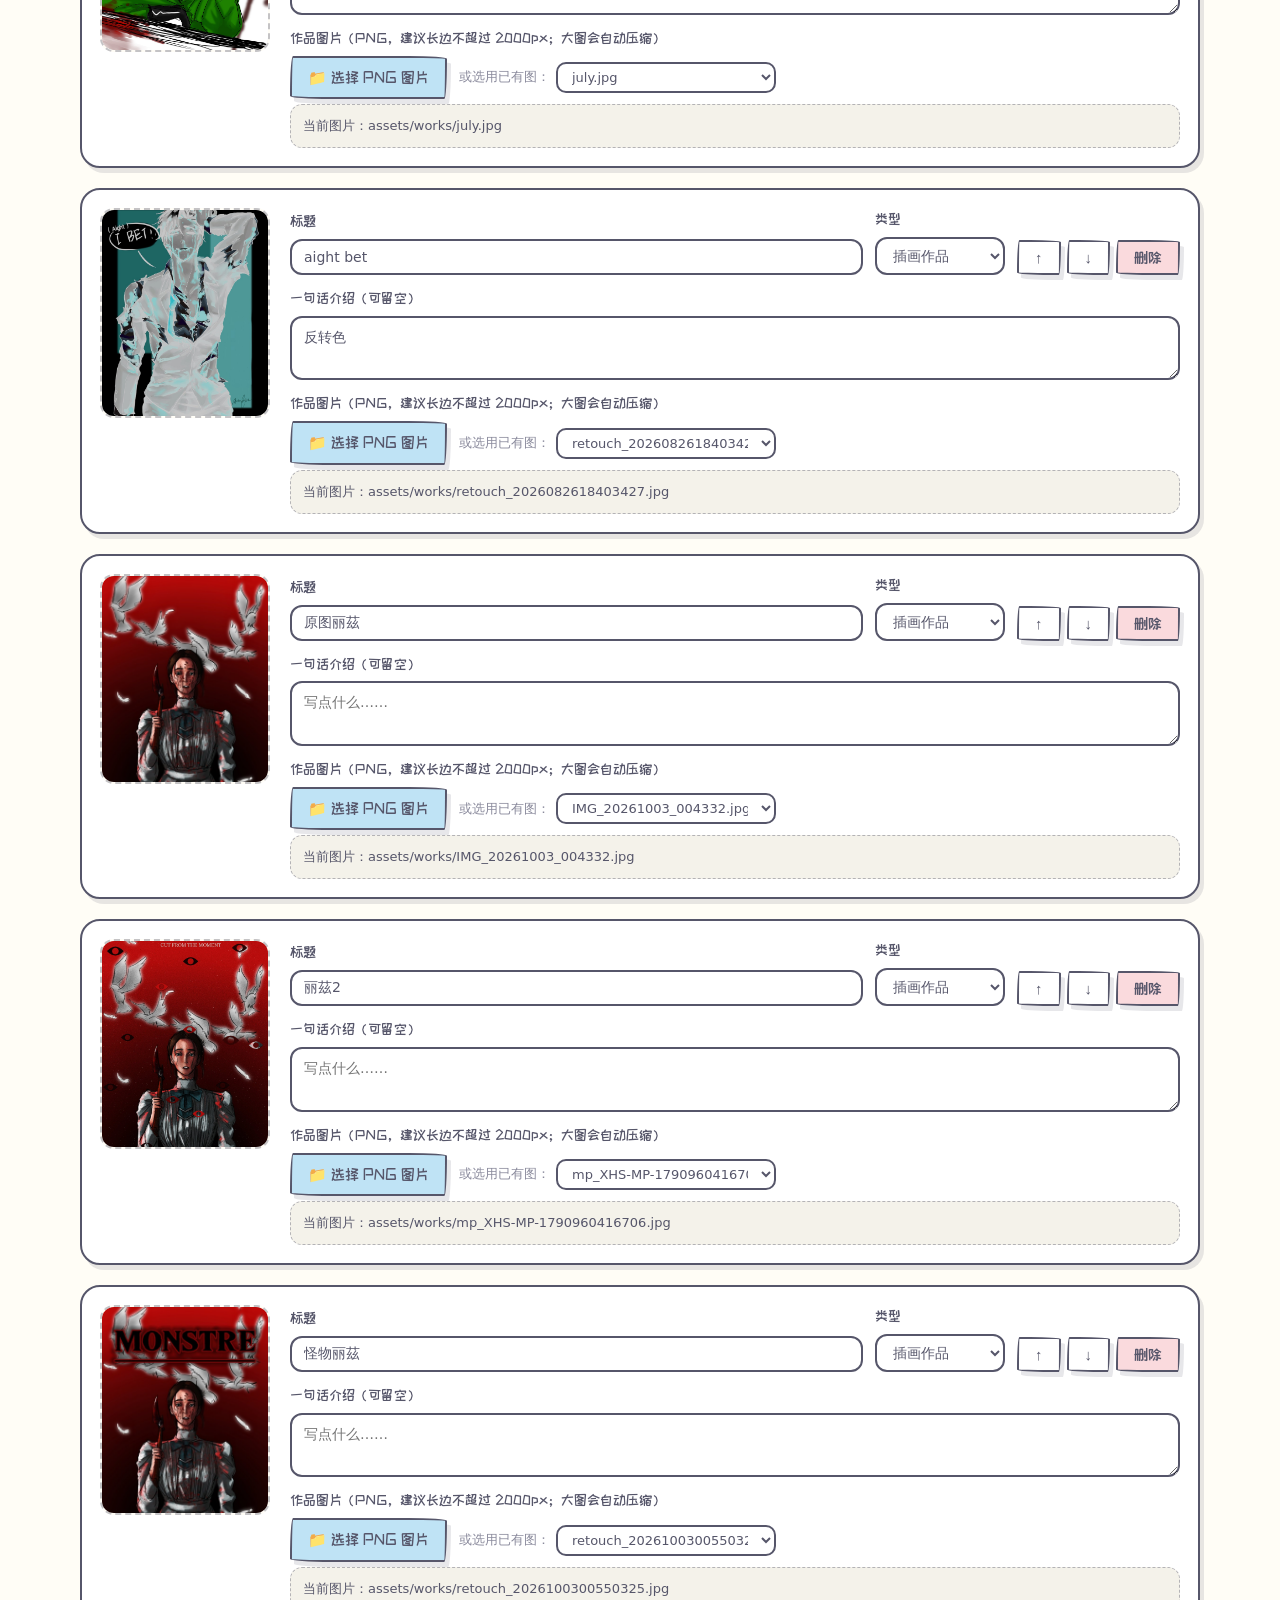
<file: editor.html>
<!DOCTYPE html>
<html lang="zh-CN">
<head>
  <meta charset="UTF-8">
  <meta name="viewport" content="width=device-width, initial-scale=1.0">
  <title>管理内容 · Anfu's World</title>
  <link rel="icon" type="image/svg+xml" href="assets/favicon.svg">
  <!-- 手写风字体（已下载到本地，不依赖 Google 服务器，离线也能显示） -->
  <link rel="stylesheet" href="assets/fonts/fonts.css">
  <link rel="stylesheet" href="css/style.css?v=12">
</head>
<body data-page="editor">

  <div class="bg-decor" aria-hidden="true"></div>
  <div class="bg-grain" aria-hidden="true"></div>

  <!-- 顶部条 -->
  <header class="site-header">
    <div class="nav-inner">
      <a class="logo" href="index.html">✿ Anfu<span class="logo-sub">'s world</span></a>
      <nav class="site-nav" id="siteNav" style="display:flex">
        <a href="index.html">← 回首页</a>
        <a href="works.html" target="_blank">作品页 ↗</a>
      </nav>
    </div>
  </header>

  <main class="container editor-wrap">

    <!-- 说明横幅 -->
    <div class="page-banner" style="padding:30px 0 10px">
      <span class="kicker">studio</span>
      <h1>✎ 管理内容</h1>
      <p>在这里添加作品、修改文字，改动会<b>自动保存在这个浏览器</b>里，前台立刻生效。<br>
         想永久保存 / 换电脑 / 部署上线时，到「导出与保存」下载新文件替换即可。</p>
    </div>

    <!-- 标签页按钮 -->
    <div class="ed-tabs">
      <button class="ed-tab is-active" data-tab="works">🎨 作品管理</button>
      <button class="ed-tab" data-tab="text">📝 个人文字</button>
      <button class="ed-tab" data-tab="export">💾 导出与保存</button>
      <span class="ed-savestatus" id="saveStatus"></span>
    </div>

    <!-- ================= 标签页 1：作品管理 ================= -->
    <section class="ed-panel is-active" id="panel-works">
      <div class="ed-toolbar">
        <button class="btn btn-yellow" id="btnAddImage">＋ 添加插画作品</button>
        <button class="btn btn-purple" id="btnAddVideo">＋ 添加短视频作品</button>
        <span class="ed-tip">提示：作品按这里的顺序展示；首页自动取前三张插画。</span>
      </div>
      <div id="workEditorList" class="ed-worklist"></div>
      <p id="workEmptyTip" class="empty-tip" hidden>还没有作品，点上面的按钮添加第一个吧～</p>
    </section>

    <!-- ================= 标签页 2：个人文字 ================= -->
    <section class="ed-panel" id="panel-text" hidden>

      <div class="ed-card">
        <h3 class="ed-card-title">🏠 首页文字</h3>
        <label class="ed-field"><span>问候名字</span>
          <input type="text" data-profile="home.nameTag"></label>
        <label class="ed-field"><span>大标题高亮词 1</span>
          <input type="text" data-profile="home.hiWord"></label>
        <label class="ed-field"><span>大标题高亮词 2</span>
          <input type="text" data-profile="home.worldWord"></label>
        <label class="ed-field"><span>一句话简介</span>
          <input type="text" data-profile="home.subline"></label>
        <label class="ed-field ed-full"><span>首页自我介绍</span>
          <textarea rows="3" data-profile="home.desc"></textarea></label>
        <label class="ed-field ed-full"><span>首页小卡片标题</span>
          <input type="text" data-profile="home.miniTitle"></label>
        <label class="ed-field ed-full"><span>首页小卡片 · 第 1 段</span>
          <textarea rows="3" data-profile="home.miniBio.0"></textarea></label>
        <label class="ed-field ed-full"><span>首页小卡片 · 第 2 段</span>
          <textarea rows="2" data-profile="home.miniBio.1"></textarea></label>
      </div>

      <div class="ed-card">
        <h3 class="ed-card-title">🌷 关于我</h3>
        <label class="ed-field"><span>名字标题</span>
          <input type="text" data-profile="about.name"></label>
        <label class="ed-field"><span>英文名 / 称呼</span>
          <input type="text" data-profile="about.en"></label>
        <label class="ed-field ed-full"><span>个人简介 · 第 1 段</span>
          <textarea rows="4" data-profile="about.bio.0"></textarea></label>
        <label class="ed-field ed-full"><span>个人简介 · 第 2 段</span>
          <textarea rows="2" data-profile="about.bio.1"></textarea></label>
        <label class="ed-field ed-full"><span>底部小标语</span>
          <input type="text" data-profile="about.quote"></label>
      </div>

      <div class="ed-card">
        <h3 class="ed-card-title">🧰 软件技能</h3>
        <p class="ed-tip" style="margin:0 0 12px">角标：无 / ♡ 本命（粉色）/ 学习 ing（淡紫）</p>
        <div id="skillEditorList" class="ed-skilllist"></div>
        <button class="btn btn-green btn-sm" id="btnAddSkill" type="button">＋ 添加技能</button>
      </div>

      <div class="ed-card">
        <h3 class="ed-card-title">✉️ 联系方式 &amp; 页脚</h3>
        <label class="ed-field"><span>联系页提示语</span>
          <input type="text" data-profile="contact.intro"></label>
        <label class="ed-field"><span>邮箱</span>
          <input type="text" data-profile="contact.email"></label>
        <label class="ed-field"><span>QQ</span>
          <input type="text" data-profile="contact.qq"></label>
        <label class="ed-field ed-full"><span>联系页小尾巴</span>
          <input type="text" data-profile="contact.note"></label>
        <label class="ed-field ed-full"><span>页脚署名</span>
          <input type="text" data-profile="footer.name"></label>
      </div>
    </section>

    <!-- ================= 标签页 3：导出与保存 ================= -->
    <section class="ed-panel" id="panel-export" hidden>
      <div class="ed-card">
        <h3 class="ed-card-title">📌 当前状态</h3>
        <ul class="ed-status" id="exportStatus"></ul>
      </div>

      <div class="ed-card">
        <h3 class="ed-card-title">💾 导出永久文件（重要）</h3>
        <p class="ed-step">
          <b>第 1 步</b>：点下面的按钮下载文件（如果添加过新图片，浏览器会连续下载多个文件，
          若弹出“此网站尝试下载多个文件”请选择「允许」）。
        </p>
        <div class="ed-export-btns">
          <button class="btn btn-yellow" id="btnExportWorks">⬇ 下载作品文件 works-data.js</button>
          <button class="btn btn-blue" id="btnDownloadImgs">⬇ 下载新图片（<span id="pendingImgCount">0</span> 张）</button>
          <button class="btn btn-green" id="btnExportProfile">⬇ 下载文字文件 profile-data.js</button>
        </div>
        <p class="ed-step">
          <b>第 2 步</b>：把下载的 <b>works-data.js、profile-data.js</b> 放回项目的
          <b>js/</b> 文件夹（替换旧文件）；把 <b>PNG 图片</b>放进
          <b>assets/works/</b> 文件夹（<b>文件名不要改</b>，要和网站里引用的一致）。
        </p>
        <p class="ed-step">
          <b>第 3 步</b>：刷新页面确认效果。以后把整个文件夹发给别人 / 上传部署，内容就都在啦。
        </p>
        <p class="ed-tip">小知识：本地保存只存在当前浏览器里，清理浏览器数据会丢失，所以重要改动记得导出备份。</p>
      </div>

      <div class="ed-card">
        <h3 class="ed-card-title">🧹 恢复默认</h3>
        <p class="ed-tip" style="margin-top:0">清空这个浏览器里保存的修改，回到 js 文件里的原始内容（不影响已导出的文件）。</p>
        <div class="ed-export-btns">
          <button class="btn btn-sm" id="btnResetWorks">恢复作品为默认</button>
          <button class="btn btn-sm" id="btnResetProfile">恢复文字为默认</button>
        </div>
      </div>
    </section>

  </main>

  <!-- 轻提示 -->
  <div class="ed-toast" id="toast" role="status"></div>

  <button class="back-fab" id="backBtn" aria-label="返回上一页">
    🔙<span class="back-tip">返回上一页</span>
  </button>

  <script src="js/content-store.js?v=12"></script>
  <script src="js/profile-data.js?v=12"></script>
  <script src="js/works-data.js?v=12"></script>
  <script src="js/editor.js?v=12"></script>
</body>
</html>
</file>
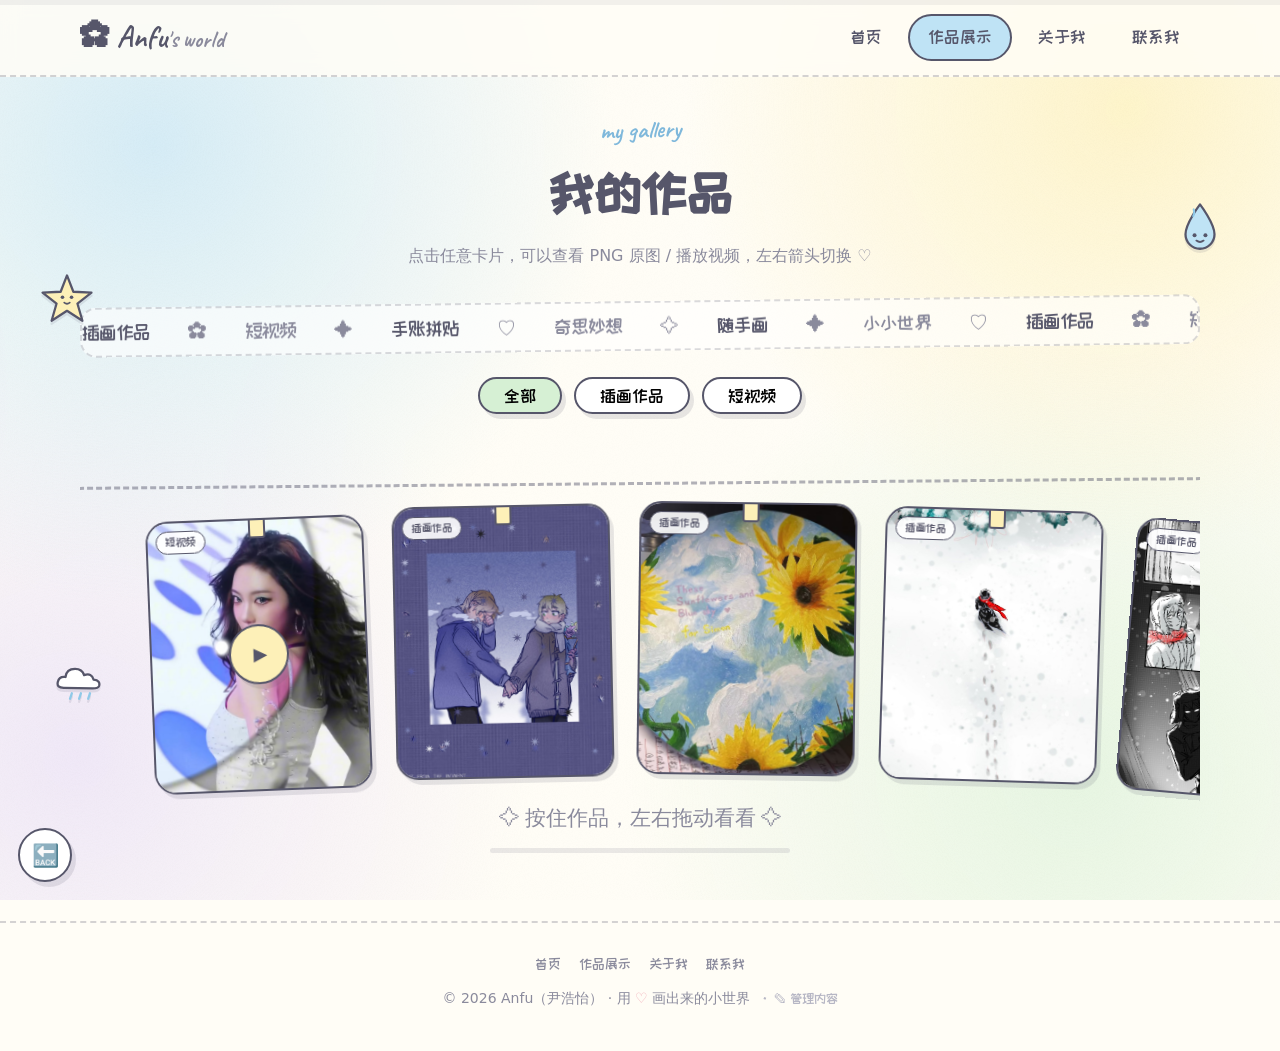
<file: works.html>
<!DOCTYPE html>
<html lang="zh-CN">
<head>
  <meta charset="UTF-8">
  <meta name="viewport" content="width=device-width, initial-scale=1.0">
  <title>作品展示 · Anfu's World</title>
  <meta name="description" content="尹浩怡（Anfu）的插画与短视频作品">
  <link rel="icon" type="image/svg+xml" href="assets/favicon.svg">
  <!-- 手写风字体（已下载到本地，不依赖 Google 服务器，离线也能显示） -->
  <link rel="stylesheet" href="assets/fonts/fonts.css">
  <link rel="stylesheet" href="css/style.css?v=12">
</head>
<body data-page="works">

  <div class="bg-decor" aria-hidden="true"></div>
  <div class="bg-grain" aria-hidden="true"></div>

  <!-- ========== 顶部固定导航栏 ========== -->
  <header class="site-header">
    <div class="nav-inner">
      <a class="logo" href="index.html">✿ Anfu<span class="logo-sub">'s world</span></a>
      <button class="nav-toggle" aria-label="打开菜单" aria-expanded="false">
        <span></span><span></span><span></span>
      </button>
      <nav class="site-nav" id="siteNav">
        <a href="index.html" data-nav="home">首页</a>
        <a href="works.html" data-nav="works">作品展示</a>
        <a href="about.html" data-nav="about">关于我</a>
        <a href="contact.html" data-nav="contact">联系我</a>
      </nav>
    </div>
  </header>

  <main class="container">
    <!-- 页面标题 -->
    <div class="page-banner reveal">
      <span class="kicker">my gallery</span>
      <h1>我的作品</h1>
      <p>点击任意卡片，可以查看 PNG 原图 / 播放视频，左右箭头切换 ♡</p>
    </div>

    <!-- 跑马灯条幅：滚动的小标签，悬停会暂停 -->
    <div class="marquee" aria-hidden="true">
      <div class="marquee-track">
        <span class="mq-group"><b>插画作品</b> ✿ <span>短视频</span> ✦ <b>手账拼贴</b> ♡ <span>奇思妙想</span> ✧ <b>随手画</b> ✦ <span>小小世界</span> ♡ <b>插画作品</b> ✿ <span>短视频</span> ✦ <b>手账拼贴</b> ♡ <span>奇思妙想</span> ✧</span>
        <span class="mq-group"><b>插画作品</b> ✿ <span>短视频</span> ✦ <b>手账拼贴</b> ♡ <span>奇思妙想</span> ✧ <b>随手画</b> ✦ <span>小小世界</span> ♡ <b>插画作品</b> ✿ <span>短视频</span> ✦ <b>手账拼贴</b> ♡ <span>奇思妙想</span> ✧</span>
      </div>
    </div>

    <!-- 分类筛选按钮（data-cat 对应 works-data.js 里的 category） -->
    <div class="filters reveal" data-delay="80">
      <button class="filter-btn is-active" data-cat="all">全部</button>
      <button class="filter-btn" data-cat="illustration">插画作品</button>
      <button class="filter-btn" data-cat="video">短视频</button>
    </div>

    <!-- 作品画廊：作品像照片一样挂在绳子上，按住即可左右拖动浏览（卡片由 js 自动生成） -->
    <div class="gallery-wrap" id="galleryWrap">
      <div class="gallery-rope" aria-hidden="true"></div>
      <div class="gallery-track" id="galleryTrack"></div>
      <p class="gallery-hint" aria-hidden="true">✧ 按住作品，左右拖动看看 ✧</p>
      <div class="gallery-progress" aria-hidden="true"><i></i></div>
    </div>
  </main>

  <!-- ========== 大图弹窗（点击作品卡片后出现） ========== -->
  <div class="lightbox" id="lightbox" role="dialog" aria-modal="true" aria-label="作品大图预览">
    <div class="lightbox-mask"></div>
    <button class="lightbox-btn lightbox-close" aria-label="关闭大图">✕</button>
    <button class="lightbox-btn lightbox-prev" aria-label="上一张">←</button>
    <button class="lightbox-btn lightbox-next" aria-label="下一张">→</button>
    <div class="lightbox-inner">
      <div class="lightbox-media"></div>
      <div class="lightbox-caption">
        <div>
          <h3 class="lightbox-title"></h3>
          <p class="lightbox-desc"></p>
        </div>
        <span class="lightbox-count"></span>
      </div>
    </div>
  </div>

  <!-- ========== 页脚 ========== -->
  <footer class="site-footer">
    <div class="container">
      <nav class="foot-nav">
        <a href="index.html">首页</a>
        <a href="works.html">作品展示</a>
        <a href="about.html">关于我</a>
        <a href="contact.html">联系我</a>
      </nav>
      <p>© <span id="year">2026</span> Anfu（尹浩怡） · 用 <span style="color:#f0aeb8">♡</span> 画出来的小世界
        <a class="foot-edit" href="editor.html" title="仅自己使用：管理作品与文字">· ✎ 管理内容</a>
      </p>
    </div>
  </footer>

  <button class="back-fab" id="backBtn" aria-label="返回上一页">
    🔙<span class="back-tip">返回上一页</span>
  </button>

  <script src="js/content-store.js?v=12"></script>
  <script src="js/profile-data.js?v=12"></script>
  <script src="js/works-data.js?v=12"></script>
  <script src="js/main.js?v=12"></script>
</body>
</html>
</file>
<file: assets/fonts/fonts.css>
/* cyrillic-ext */
@font-face {
  font-family: 'Caveat';
  font-style: normal;
  font-weight: 600;
  font-display: swap;
  src: url(caveat-Wnz6HAc5bAfYB2Q7azYYiAzcPDKo.woff2) format('woff2');
  unicode-range: U+0460-052F, U+1C80-1C8A, U+20B4, U+2DE0-2DFF, U+A640-A69F, U+FE2E-FE2F;
}
/* cyrillic */
@font-face {
  font-family: 'Caveat';
  font-style: normal;
  font-weight: 600;
  font-display: swap;
  src: url(caveat-Wnz6HAc5bAfYB2Q7YjYYiAzcPDKo.woff2) format('woff2');
  unicode-range: U+0301, U+0400-045F, U+0490-0491, U+04B0-04B1, U+2116;
}
/* latin-ext */
@font-face {
  font-family: 'Caveat';
  font-style: normal;
  font-weight: 600;
  font-display: swap;
  src: url(caveat-Wnz6HAc5bAfYB2Q7aDYYiAzcPDKo.woff2) format('woff2');
  unicode-range: U+0100-02BA, U+02BD-02C5, U+02C7-02CC, U+02CE-02D7, U+02DD-02FF, U+0304, U+0308, U+0329, U+1D00-1DBF, U+1E00-1E9F, U+1EF2-1EFF, U+2020, U+20A0-20AB, U+20AD-20C4, U+2113, U+2C60-2C7F, U+A720-A7FF;
}
/* latin */
@font-face {
  font-family: 'Caveat';
  font-style: normal;
  font-weight: 600;
  font-display: swap;
  src: url(caveat-Wnz6HAc5bAfYB2Q7ZjYYiAzcPA.woff2) format('woff2');
  unicode-range: U+0000-00FF, U+0131, U+0152-0153, U+02BB-02BC, U+02C6, U+02DA, U+02DC, U+0304, U+0308, U+0329, U+2000-206F, U+20AC, U+2122, U+2191, U+2193, U+2212, U+2215, U+FEFF, U+FFFD;
}
/* cyrillic-ext */
@font-face {
  font-family: 'Caveat';
  font-style: normal;
  font-weight: 700;
  font-display: swap;
  src: url(caveat-Wnz6HAc5bAfYB2Q7azYYiAzcPDKo.woff2) format('woff2');
  unicode-range: U+0460-052F, U+1C80-1C8A, U+20B4, U+2DE0-2DFF, U+A640-A69F, U+FE2E-FE2F;
}
/* cyrillic */
@font-face {
  font-family: 'Caveat';
  font-style: normal;
  font-weight: 700;
  font-display: swap;
  src: url(caveat-Wnz6HAc5bAfYB2Q7YjYYiAzcPDKo.woff2) format('woff2');
  unicode-range: U+0301, U+0400-045F, U+0490-0491, U+04B0-04B1, U+2116;
}
/* latin-ext */
@font-face {
  font-family: 'Caveat';
  font-style: normal;
  font-weight: 700;
  font-display: swap;
  src: url(caveat-Wnz6HAc5bAfYB2Q7aDYYiAzcPDKo.woff2) format('woff2');
  unicode-range: U+0100-02BA, U+02BD-02C5, U+02C7-02CC, U+02CE-02D7, U+02DD-02FF, U+0304, U+0308, U+0329, U+1D00-1DBF, U+1E00-1E9F, U+1EF2-1EFF, U+2020, U+20A0-20AB, U+20AD-20C4, U+2113, U+2C60-2C7F, U+A720-A7FF;
}
/* latin */
@font-face {
  font-family: 'Caveat';
  font-style: normal;
  font-weight: 700;
  font-display: swap;
  src: url(caveat-Wnz6HAc5bAfYB2Q7ZjYYiAzcPA.woff2) format('woff2');
  unicode-range: U+0000-00FF, U+0131, U+0152-0153, U+02BB-02BC, U+02C6, U+02DA, U+02DC, U+0304, U+0308, U+0329, U+2000-206F, U+20AC, U+2122, U+2191, U+2193, U+2212, U+2215, U+FEFF, U+FFFD;
}
/* vietnamese */
@font-face {
  font-family: 'Patrick Hand';
  font-style: normal;
  font-weight: 400;
  font-display: swap;
  src: url(patrickhand-LDI1apSQOAYtSuYWp8ZhfYe8UcLLubg58xGL.woff2) format('woff2');
  unicode-range: U+0102-0103, U+0110-0111, U+0128-0129, U+0168-0169, U+01A0-01A1, U+01AF-01B0, U+0300-0301, U+0303-0304, U+0308-0309, U+0323, U+0329, U+1EA0-1EF9, U+20AB;
}
/* latin-ext */
@font-face {
  font-family: 'Patrick Hand';
  font-style: normal;
  font-weight: 400;
  font-display: swap;
  src: url(patrickhand-LDI1apSQOAYtSuYWp8ZhfYe8UMLLubg58xGL.woff2) format('woff2');
  unicode-range: U+0100-02BA, U+02BD-02C5, U+02C7-02CC, U+02CE-02D7, U+02DD-02FF, U+0304, U+0308, U+0329, U+1D00-1DBF, U+1E00-1E9F, U+1EF2-1EFF, U+2020, U+20A0-20AB, U+20AD-20C4, U+2113, U+2C60-2C7F, U+A720-A7FF;
}
/* latin */
@font-face {
  font-family: 'Patrick Hand';
  font-style: normal;
  font-weight: 400;
  font-display: swap;
  src: url(patrickhand-LDI1apSQOAYtSuYWp8ZhfYe8XsLLubg58w.woff2) format('woff2');
  unicode-range: U+0000-00FF, U+0131, U+0152-0153, U+02BB-02BC, U+02C6, U+02DA, U+02DC, U+0304, U+0308, U+0329, U+2000-206F, U+20AC, U+2122, U+2191, U+2193, U+2212, U+2215, U+FEFF, U+FFFD;
}
@font-face {
  font-family: 'ZCOOL KuaiLe';
  font-style: normal;
  font-weight: 400;
  font-display: swap;
  src: url(zcoolkuaile-tssqApdaRQokwFjFJjvM6h2Wo4z1oXkYxd0yTHEClH7DwjDMeAhAgE_3sefnUmd6tMyz-no9BA.5.woff2) format('woff2');
  unicode-range: U+fee3, U+fef3, U+ff03-ff04, U+ff07, U+ff0a, U+ff17-ff19, U+ff1c-ff1d, U+ff20-ff3a, U+ff3c, U+ff3e-ff5b, U+ff5d, U+ff61-ff65, U+ff67-ff6a, U+ff6c, U+ff6f-ff78, U+ff7a-ff7d, U+ff80-ff84, U+ff86, U+ff89-ff8e, U+ff92, U+ff97-ff9b, U+ff9d-ff9f, U+ffe0-ffe4, U+ffe6, U+ffe9, U+ffeb, U+ffed, U+fffc, U+1f004, U+1f170-1f171, U+1f192-1f195, U+1f198-1f19a, U+1f1e6-1f1e8;
}
@font-face {
  font-family: 'ZCOOL KuaiLe';
  font-style: normal;
  font-weight: 400;
  font-display: swap;
  src: url(zcoolkuaile-tssqApdaRQokwFjFJjvM6h2Wo4z1oXkYxd0yTHEClH7DwjDMeAhAgE_3sefnUmd6tMyz-no9BA.6.woff2) format('woff2');
  unicode-range: U+f0a7, U+f0b2, U+f0b7, U+f0c9, U+f0d8, U+f0da, U+f0dc-f0dd, U+f0e0, U+f0e6, U+f0eb, U+f0fc, U+f101, U+f104-f105, U+f107, U+f10b, U+f11b, U+f14b, U+f18a, U+f193, U+f1d6-f1d7, U+f244, U+f27a, U+f296, U+f2ae, U+f471, U+f4b3, U+f610-f611, U+f880-f881, U+f8ec, U+f8f5, U+f8ff, U+f901, U+f90a, U+f92c-f92d, U+f934, U+f937, U+f941, U+f965, U+f967, U+f969, U+f96b, U+f96f, U+f974, U+f978-f979, U+f97e, U+f981, U+f98a, U+f98e, U+f997, U+f99c, U+f9b2, U+f9b5, U+f9ba, U+f9be, U+f9ca, U+f9d0-f9d1, U+f9dd, U+f9e0-f9e1, U+f9e4, U+f9f7, U+fa00-fa01, U+fa08, U+fa0a, U+fa11, U+fb01-fb02, U+fdfc, U+fe0e, U+fe30-fe31, U+fe33-fe44, U+fe49-fe52, U+fe54-fe57, U+fe59-fe66, U+fe68-fe6b, U+fe8e, U+fe92-fe93, U+feae, U+feb8, U+fecb-fecc, U+fee0;
}
@font-face {
  font-family: 'ZCOOL KuaiLe';
  font-style: normal;
  font-weight: 400;
  font-display: swap;
  src: url(zcoolkuaile-tssqApdaRQokwFjFJjvM6h2Wo4z1oXkYxd0yTHEClH7DwjDMeAhAgE_3sefnUmd6tMyz-no9BA.21.woff2) format('woff2');
  unicode-range: U+9f83, U+9f85-9f8d, U+9f90-9f91, U+9f94-9f96, U+9f98, U+9f9b-9f9c, U+9f9e, U+9fa0, U+9fa2, U+9ff0-9fff, U+a001, U+a007, U+a025, U+a046-a047, U+a057, U+a072, U+a078-a079, U+a083, U+a085, U+a100, U+a118, U+a132, U+a134, U+a1f4, U+a242, U+a4a6, U+a4aa, U+a4b0-a4b1, U+a4b3, U+a9c1-a9c2, U+ac00-ac01, U+ac04, U+ac08, U+ac10-ac11, U+ac13-ac16, U+ac19, U+ac1c-ac1d, U+ac24, U+ac70-ac71, U+ac74, U+ac77-ac78, U+ac80-ac81, U+ac83, U+ac8c, U+ac90, U+ac9f-aca0, U+aca8-aca9, U+acac, U+acb0, U+acbd, U+acc1, U+acc4, U+ace0-ace1, U+ace4, U+ace8, U+acf3, U+acf5, U+acfc-acfd, U+ad00, U+ad0c, U+ad11, U+ad1c, U+ad34, U+ad50, U+ad64, U+ad6c, U+ad70, U+ad74, U+ad7f, U+ad81, U+ad8c, U+adc0, U+adc8, U+addc, U+ade0, U+adf8-adf9, U+adfc, U+ae00, U+ae08-ae09, U+ae0b, U+ae30, U+ae34, U+ae38, U+ae40, U+ae4a, U+ae4c, U+ae54, U+ae68, U+aebc, U+aed8, U+af2c-af2d;
}
@font-face {
  font-family: 'ZCOOL KuaiLe';
  font-style: normal;
  font-weight: 400;
  font-display: swap;
  src: url(zcoolkuaile-tssqApdaRQokwFjFJjvM6h2Wo4z1oXkYxd0yTHEClH7DwjDMeAhAgE_3sefnUmd6tMyz-no9BA.22.woff2) format('woff2');
  unicode-range: U+9e30-9e33, U+9e35-9e3b, U+9e3e, U+9e40-9e44, U+9e46-9e4e, U+9e51, U+9e53, U+9e55-9e58, U+9e5a-9e5c, U+9e5e-9e63, U+9e66-9e6e, U+9e71, U+9e73, U+9e75, U+9e78-9e79, U+9e7c-9e7e, U+9e82, U+9e86-9e88, U+9e8b-9e8c, U+9e90-9e91, U+9e93, U+9e95, U+9e97, U+9e9d, U+9ea4-9ea5, U+9ea9-9eaa, U+9eb4-9eb5, U+9eb8-9eba, U+9ebc-9ebf, U+9ec3, U+9ec9, U+9ecd, U+9ed0, U+9ed2-9ed3, U+9ed5-9ed6, U+9ed9, U+9edc-9edd, U+9edf-9ee0, U+9ee2, U+9ee5, U+9ee7-9eea, U+9eef, U+9ef1, U+9ef3-9ef4, U+9ef6, U+9ef9, U+9efb-9efc, U+9efe, U+9f0b, U+9f0d, U+9f10, U+9f14, U+9f17, U+9f19, U+9f22, U+9f29, U+9f2c, U+9f2f, U+9f31, U+9f37, U+9f39, U+9f3d-9f3e, U+9f41, U+9f4a-9f4b, U+9f51-9f52, U+9f61-9f63, U+9f66-9f67, U+9f80-9f81;
}
@font-face {
  font-family: 'ZCOOL KuaiLe';
  font-style: normal;
  font-weight: 400;
  font-display: swap;
  src: url(zcoolkuaile-tssqApdaRQokwFjFJjvM6h2Wo4z1oXkYxd0yTHEClH7DwjDMeAhAgE_3sefnUmd6tMyz-no9BA.23.woff2) format('woff2');
  unicode-range: U+9c82-9c83, U+9c85-9c8c, U+9c8e-9c92, U+9c94-9c9b, U+9c9e-9ca3, U+9ca5-9ca7, U+9ca9, U+9cab, U+9cad-9cae, U+9cb1-9cb7, U+9cb9-9cbd, U+9cbf-9cc0, U+9cc3, U+9cc5-9cc7, U+9cc9-9cd1, U+9cd3-9cda, U+9cdc-9cdd, U+9cdf, U+9ce1-9ce3, U+9ce5, U+9ce9, U+9cee-9cef, U+9cf3-9cf4, U+9cf6, U+9cfc-9cfd, U+9d02, U+9d08-9d09, U+9d12, U+9d1b, U+9d1e, U+9d26, U+9d28, U+9d37, U+9d3b, U+9d3f, U+9d51, U+9d59, U+9d5c-9d5d, U+9d5f-9d61, U+9d6c, U+9d70, U+9d72, U+9d7a, U+9d7e, U+9d84, U+9d89, U+9d8f, U+9d92, U+9daf, U+9db4, U+9db8, U+9dbc, U+9dc4, U+9dc7, U+9dc9, U+9dd7, U+9ddf, U+9df2, U+9df9-9dfa, U+9e0a, U+9e11, U+9e1a, U+9e1e, U+9e20, U+9e22, U+9e28-9e2c, U+9e2e-9e2f;
}
@font-face {
  font-family: 'ZCOOL KuaiLe';
  font-style: normal;
  font-weight: 400;
  font-display: swap;
  src: url(zcoolkuaile-tssqApdaRQokwFjFJjvM6h2Wo4z1oXkYxd0yTHEClH7DwjDMeAhAgE_3sefnUmd6tMyz-no9BA.24.woff2) format('woff2');
  unicode-range: U+9a80, U+9a83, U+9a85, U+9a88-9a8a, U+9a8d-9a8e, U+9a90, U+9a92-9a93, U+9a95-9a96, U+9a98-9a99, U+9a9b-9aa2, U+9aa5, U+9aa7, U+9aaf-9ab1, U+9ab5-9ab6, U+9ab9-9aba, U+9ac0-9ac4, U+9ac8, U+9acb-9acc, U+9ace-9acf, U+9ad1-9ad2, U+9ad9, U+9adf, U+9ae1, U+9ae3, U+9aea-9aeb, U+9aed-9aef, U+9af4, U+9af9, U+9afb, U+9b03-9b04, U+9b06, U+9b08, U+9b0d, U+9b0f-9b10, U+9b13, U+9b18, U+9b1a, U+9b1f, U+9b22-9b23, U+9b25, U+9b27-9b28, U+9b2a, U+9b2f, U+9b31-9b32, U+9b3b, U+9b43, U+9b46-9b49, U+9b4d-9b4e, U+9b51, U+9b56, U+9b58, U+9b5a, U+9b5c, U+9b5f, U+9b61-9b62, U+9b6f, U+9b77, U+9b80, U+9b88, U+9b8b, U+9b8e, U+9b91, U+9b9f-9ba0, U+9ba8, U+9baa-9bab, U+9bad-9bae, U+9bb0-9bb1, U+9bb8, U+9bc9-9bca, U+9bd3, U+9bd6, U+9bdb, U+9be8, U+9bf0-9bf1, U+9c02, U+9c10, U+9c15, U+9c24, U+9c2d, U+9c32, U+9c39, U+9c3b, U+9c40, U+9c47-9c49, U+9c53, U+9c57, U+9c64, U+9c72, U+9c77-9c78, U+9c7b, U+9c7f-9c80;
}
@font-face {
  font-family: 'ZCOOL KuaiLe';
  font-style: normal;
  font-weight: 400;
  font-display: swap;
  src: url(zcoolkuaile-tssqApdaRQokwFjFJjvM6h2Wo4z1oXkYxd0yTHEClH7DwjDMeAhAgE_3sefnUmd6tMyz-no9BA.25.woff2) format('woff2');
  unicode-range: U+98dd, U+98e1-98e2, U+98e7-98ea, U+98ec, U+98ee-98ef, U+98f2, U+98f4, U+98fc-98fe, U+9903, U+9905, U+9908, U+990a, U+990c-990d, U+9913-9914, U+9918, U+991a-991b, U+991e, U+9921, U+9928, U+992c, U+992e, U+9935, U+9938-9939, U+993d-993e, U+9945, U+994b-994c, U+9951-9952, U+9954-9955, U+9957, U+995e, U+9963, U+9966-9969, U+996b-996c, U+996f, U+9974-9975, U+9977-9979, U+997d-997e, U+9980-9981, U+9983-9984, U+9987, U+998a-998b, U+998d-9991, U+9993-9995, U+9997-9998, U+99a5, U+99ab, U+99ad-99ae, U+99b1, U+99b3-99b4, U+99bc, U+99bf, U+99c1, U+99c3-99c6, U+99cc, U+99d0, U+99d2, U+99d5, U+99db, U+99dd, U+99e1, U+99ed, U+99f1, U+99ff, U+9a01, U+9a03-9a04, U+9a0e-9a0f, U+9a11-9a13, U+9a19, U+9a1b, U+9a28, U+9a2b, U+9a30, U+9a32, U+9a37, U+9a40, U+9a45, U+9a4a, U+9a4d-9a4e, U+9a52, U+9a55, U+9a57, U+9a5a-9a5b, U+9a5f, U+9a62, U+9a65, U+9a69, U+9a6b, U+9a6e, U+9a75, U+9a77-9a7a, U+9a7d;
}
@font-face {
  font-family: 'ZCOOL KuaiLe';
  font-style: normal;
  font-weight: 400;
  font-display: swap;
  src: url(zcoolkuaile-tssqApdaRQokwFjFJjvM6h2Wo4z1oXkYxd0yTHEClH7DwjDMeAhAgE_3sefnUmd6tMyz-no9BA.26.woff2) format('woff2');
  unicode-range: U+975b-975c, U+9763, U+9765-9766, U+976c-976d, U+9773, U+9776, U+977a, U+977c, U+9784-9785, U+978e-978f, U+9791-9792, U+9794-9795, U+9798, U+979a, U+979e, U+97a3, U+97a5-97a6, U+97a8, U+97ab-97ac, U+97ae-97af, U+97b2, U+97b4, U+97c6, U+97cb-97cc, U+97d3, U+97d8, U+97dc, U+97e1, U+97ea-97eb, U+97ee, U+97fb, U+97fe-97ff, U+9801-9803, U+9805-9806, U+9808, U+980c, U+9810-9814, U+9817-9818, U+981e, U+9820-9821, U+9824, U+9828, U+982b-982d, U+9830, U+9834, U+9838-9839, U+983c, U+9846, U+984d-984f, U+9851-9852, U+9854-9855, U+9857-9858, U+985a-985b, U+9862-9863, U+9865, U+9867, U+986b, U+986f-9871, U+9877-9878, U+987c, U+9880, U+9883, U+9885, U+9889, U+988b-988f, U+9893-9895, U+9899-989b, U+989e-989f, U+98a1-98a2, U+98a5-98a7, U+98a9, U+98af, U+98b1, U+98b6, U+98ba, U+98be, U+98c3-98c4, U+98c6-98c8, U+98cf-98d6, U+98da-98db;
}
@font-face {
  font-family: 'ZCOOL KuaiLe';
  font-style: normal;
  font-weight: 400;
  font-display: swap;
  src: url(zcoolkuaile-tssqApdaRQokwFjFJjvM6h2Wo4z1oXkYxd0yTHEClH7DwjDMeAhAgE_3sefnUmd6tMyz-no9BA.27.woff2) format('woff2');
  unicode-range: U+95c4-95ca, U+95cc-95cd, U+95d4-95d6, U+95d8, U+95e1-95e2, U+95e9, U+95f0-95f1, U+95f3, U+95f6, U+95fc, U+95fe-95ff, U+9602-9604, U+9606-960d, U+960f, U+9611-9613, U+9615-9617, U+9619-961b, U+961d, U+9621, U+9628, U+962f, U+963c-963e, U+9641-9642, U+9649, U+9654, U+965b-965f, U+9661, U+9663, U+9665, U+9667-9668, U+966c, U+9670, U+9672-9674, U+9678, U+967a, U+967d, U+9682, U+9685, U+9688, U+968a, U+968d-968e, U+9695, U+9697-9698, U+969e, U+96a0, U+96a3-96a4, U+96a8, U+96aa, U+96b0-96b1, U+96b3-96b4, U+96b7-96b9, U+96bb-96bd, U+96c9, U+96cb, U+96ce, U+96d1-96d2, U+96d6, U+96d9, U+96db-96dc, U+96de, U+96e0, U+96e3, U+96e9, U+96eb, U+96f0-96f2, U+96f9, U+96ff, U+9701-9702, U+9705, U+9708, U+970a, U+970e-970f, U+9711, U+9719, U+9727, U+972a, U+972d, U+9730, U+973d, U+9742, U+9744, U+9748-9749, U+9750-9751, U+975a;
}
@font-face {
  font-family: 'ZCOOL KuaiLe';
  font-style: normal;
  font-weight: 400;
  font-display: swap;
  src: url(zcoolkuaile-tssqApdaRQokwFjFJjvM6h2Wo4z1oXkYxd0yTHEClH7DwjDMeAhAgE_3sefnUmd6tMyz-no9BA.28.woff2) format('woff2');
  unicode-range: U+94f5, U+94f7, U+94f9, U+94fb-94fd, U+94ff, U+9503-9504, U+9506-9507, U+9509-950a, U+950d-950f, U+9511-9518, U+951a-9520, U+9522, U+9528-952d, U+9530-953a, U+953c-953f, U+9543-9546, U+9548-9550, U+9552-9555, U+9557-955b, U+955d-9568, U+956a-956d, U+9570-9574, U+9583, U+9586, U+9589, U+958e-958f, U+9591-9592, U+9594, U+9598-9599, U+959e-95a0, U+95a2-95a6, U+95a8-95b2, U+95b4, U+95b8-95c3;
}
@font-face {
  font-family: 'ZCOOL KuaiLe';
  font-style: normal;
  font-weight: 400;
  font-display: swap;
  src: url(zcoolkuaile-tssqApdaRQokwFjFJjvM6h2Wo4z1oXkYxd0yTHEClH7DwjDMeAhAgE_3sefnUmd6tMyz-no9BA.29.woff2) format('woff2');
  unicode-range: U+941c-942b, U+942d-942e, U+9432-9433, U+9435, U+9438, U+943a, U+943e, U+9444, U+944a, U+9451-9452, U+945a, U+9462-9463, U+9465, U+9470-9487, U+948a-9492, U+9494-9498, U+949a, U+949c-949d, U+94a1, U+94a3-94a4, U+94a8, U+94aa-94ad, U+94af, U+94b2, U+94b4-94ba, U+94bc-94c0, U+94c4, U+94c6-94db, U+94de-94ec, U+94ee-94f1, U+94f3;
}
@font-face {
  font-family: 'ZCOOL KuaiLe';
  font-style: normal;
  font-weight: 400;
  font-display: swap;
  src: url(zcoolkuaile-tssqApdaRQokwFjFJjvM6h2Wo4z1oXkYxd0yTHEClH7DwjDMeAhAgE_3sefnUmd6tMyz-no9BA.30.woff2) format('woff2');
  unicode-range: U+92ec-92ed, U+92f0, U+92f3, U+92f8, U+92fc, U+9304, U+9306, U+9310, U+9312, U+9315, U+9318, U+931a, U+931e, U+9320-9322, U+9324, U+9326-9329, U+932b-932c, U+932f, U+9331-9332, U+9335-9336, U+933e, U+9340-9341, U+934a-9360, U+9362-9363, U+9365-936b, U+936e, U+9375, U+937e, U+9382, U+938a, U+938c, U+938f, U+9393-9394, U+9396-9397, U+939a, U+93a2, U+93a7, U+93ac-93cd, U+93d0-93d1, U+93d6-93d8, U+93de-93df, U+93e1-93e2, U+93e4, U+93f8, U+93fb, U+93fd, U+940e-941a;
}
@font-face {
  font-family: 'ZCOOL KuaiLe';
  font-style: normal;
  font-weight: 400;
  font-display: swap;
  src: url(zcoolkuaile-tssqApdaRQokwFjFJjvM6h2Wo4z1oXkYxd0yTHEClH7DwjDMeAhAgE_3sefnUmd6tMyz-no9BA.31.woff2) format('woff2');
  unicode-range: U+9163-9164, U+9169, U+9170, U+9172, U+9174, U+9179-917a, U+917d-917e, U+9182-9183, U+9185, U+918c-918d, U+9190-9191, U+919a, U+919c, U+91a1-91a4, U+91a8, U+91aa-91af, U+91b4-91b5, U+91b8, U+91ba, U+91be, U+91c0-91c1, U+91c6, U+91c8, U+91cb, U+91d0, U+91d2, U+91d7-91d8, U+91dd, U+91e3, U+91e6-91e7, U+91ed, U+91f0, U+91f5, U+91f9, U+9200, U+9205, U+9207-920a, U+920d-920e, U+9210, U+9214-9215, U+921c, U+921e, U+9221, U+9223-9227, U+9229-922a, U+922d, U+9234-9235, U+9237, U+9239-923a, U+923c-9240, U+9244-9246, U+9249, U+924e-924f, U+9251, U+9253, U+9257, U+925b, U+925e, U+9262, U+9264-9266, U+9268, U+926c, U+926f, U+9271, U+927b, U+927e, U+9280, U+9283, U+9285-928a, U+928e, U+9291, U+9293, U+9296, U+9298, U+929c-929d, U+92a8, U+92ab-92ae, U+92b3, U+92b6-92b7, U+92b9, U+92c1, U+92c5-92c6, U+92c8, U+92cc, U+92d0, U+92d2, U+92e4, U+92ea;
}
@font-face {
  font-family: 'ZCOOL KuaiLe';
  font-style: normal;
  font-weight: 400;
  font-display: swap;
  src: url(zcoolkuaile-tssqApdaRQokwFjFJjvM6h2Wo4z1oXkYxd0yTHEClH7DwjDMeAhAgE_3sefnUmd6tMyz-no9BA.32.woff2) format('woff2');
  unicode-range: U+9004, U+900b, U+9011, U+9015-9016, U+901e, U+9021, U+9026, U+902d, U+902f, U+9031, U+9035-9036, U+9039-903a, U+9041, U+9044-9046, U+904a, U+904f-9052, U+9054-9055, U+9058-9059, U+905b-905e, U+9060-9062, U+9068-9069, U+906f, U+9072, U+9074, U+9076-907a, U+907c-907d, U+9081, U+9083, U+9085, U+9087-908b, U+908f, U+9095, U+9097, U+9099-909b, U+909d, U+90a0-90a1, U+90a8-90a9, U+90ac, U+90b0, U+90b2-90b4, U+90b6, U+90b8, U+90ba, U+90bd-90be, U+90c3-90c5, U+90c7-90c8, U+90cf-90d0, U+90d3, U+90d5, U+90d7, U+90da-90dc, U+90de, U+90e2, U+90e4, U+90e6-90e7, U+90ea-90eb, U+90ef, U+90f4-90f5, U+90f7, U+90fe-9100, U+9104, U+9109, U+910c, U+9112, U+9114-9115, U+9118, U+911c, U+911e, U+9120, U+9122-9123, U+9127, U+912d, U+912f-9132, U+9139-913a, U+9143, U+9146, U+9149-914a, U+914c, U+914e-9150, U+9154, U+9157, U+915a, U+915d-915e, U+9161-9162;
}
@font-face {
  font-family: 'ZCOOL KuaiLe';
  font-style: normal;
  font-weight: 400;
  font-display: swap;
  src: url(zcoolkuaile-tssqApdaRQokwFjFJjvM6h2Wo4z1oXkYxd0yTHEClH7DwjDMeAhAgE_3sefnUmd6tMyz-no9BA.33.woff2) format('woff2');
  unicode-range: U+8e41-8e42, U+8e47, U+8e49-8e4b, U+8e50-8e53, U+8e59-8e5a, U+8e5f-8e60, U+8e64, U+8e69, U+8e6c, U+8e70, U+8e74, U+8e76, U+8e7a-8e7c, U+8e7f, U+8e84-8e85, U+8e87, U+8e89, U+8e8b, U+8e8d, U+8e8f-8e90, U+8e94, U+8e99, U+8e9c, U+8e9e, U+8eaa, U+8eac, U+8eb0, U+8eb6, U+8ec0, U+8ec6, U+8eca-8ece, U+8ed2, U+8eda, U+8edf, U+8ee2, U+8eeb, U+8ef8, U+8efb-8efe, U+8f03, U+8f09, U+8f0b, U+8f12-8f15, U+8f1b, U+8f1d, U+8f1f, U+8f29-8f2a, U+8f2f, U+8f36, U+8f38, U+8f3b, U+8f3e-8f3f, U+8f44-8f45, U+8f49, U+8f4d-8f4e, U+8f5f, U+8f6b, U+8f6d, U+8f71-8f73, U+8f75-8f76, U+8f78-8f7a, U+8f7c, U+8f7e, U+8f81-8f82, U+8f84, U+8f87, U+8f8a-8f8b, U+8f8d-8f8f, U+8f94-8f95, U+8f97-8f9a, U+8fa6, U+8fad-8faf, U+8fb2, U+8fb5-8fb7, U+8fba-8fbc, U+8fbf, U+8fc2, U+8fcb, U+8fcd, U+8fd3, U+8fd5, U+8fd7, U+8fda, U+8fe2-8fe5, U+8fe8-8fe9, U+8fee, U+8ff3-8ff4, U+8ff8, U+8ffa;
}
@font-face {
  font-family: 'ZCOOL KuaiLe';
  font-style: normal;
  font-weight: 400;
  font-display: swap;
  src: url(zcoolkuaile-tssqApdaRQokwFjFJjvM6h2Wo4z1oXkYxd0yTHEClH7DwjDMeAhAgE_3sefnUmd6tMyz-no9BA.34.woff2) format('woff2');
  unicode-range: U+8cbd, U+8cbf-8cc4, U+8cc7-8cc8, U+8cca, U+8ccd, U+8cd1, U+8cd3, U+8cdb-8cdc, U+8cde, U+8ce0, U+8ce2-8ce4, U+8ce6-8ce8, U+8cea, U+8ced, U+8cf4, U+8cf8, U+8cfa, U+8cfc-8cfd, U+8d04-8d05, U+8d07-8d08, U+8d0a, U+8d0d, U+8d0f, U+8d13-8d14, U+8d16, U+8d1b, U+8d20, U+8d30, U+8d32-8d33, U+8d36, U+8d3b, U+8d3d, U+8d40, U+8d42-8d43, U+8d45-8d46, U+8d48-8d4a, U+8d4d, U+8d51, U+8d53, U+8d55, U+8d59, U+8d5c-8d5d, U+8d5f, U+8d61, U+8d66-8d67, U+8d6a, U+8d6d, U+8d71, U+8d73, U+8d84, U+8d90-8d91, U+8d94-8d95, U+8d99, U+8da8, U+8daf, U+8db1, U+8db5, U+8db8, U+8dba, U+8dbc, U+8dbf, U+8dc2, U+8dc4, U+8dc6, U+8dcb, U+8dce-8dcf, U+8dd6-8dd7, U+8dda-8ddb, U+8dde, U+8de1, U+8de3-8de4, U+8de9, U+8deb-8dec, U+8df0-8df1, U+8df6-8dfd, U+8e05, U+8e07, U+8e09-8e0a, U+8e0c, U+8e0e, U+8e10, U+8e14, U+8e1d-8e1f, U+8e23, U+8e26, U+8e2b-8e31, U+8e34-8e35, U+8e39-8e3a, U+8e3d, U+8e40;
}
@font-face {
  font-family: 'ZCOOL KuaiLe';
  font-style: normal;
  font-weight: 400;
  font-display: swap;
  src: url(zcoolkuaile-tssqApdaRQokwFjFJjvM6h2Wo4z1oXkYxd0yTHEClH7DwjDMeAhAgE_3sefnUmd6tMyz-no9BA.35.woff2) format('woff2');
  unicode-range: U+8b80, U+8b83, U+8b8a, U+8b8c, U+8b90, U+8b93, U+8b99-8b9a, U+8ba0, U+8ba3, U+8ba5-8ba7, U+8baa-8bac, U+8bb4-8bb5, U+8bb7, U+8bb9, U+8bc2-8bc3, U+8bc5, U+8bcb-8bcc, U+8bce-8bd0, U+8bd2-8bd4, U+8bd6, U+8bd8-8bd9, U+8bdc, U+8bdf, U+8be3-8be4, U+8be7-8be9, U+8beb-8bec, U+8bee, U+8bf0, U+8bf2-8bf3, U+8bf6, U+8bf9, U+8bfc-8bfd, U+8bff-8c00, U+8c02, U+8c04, U+8c06-8c07, U+8c0c, U+8c0f, U+8c11-8c12, U+8c14-8c1b, U+8c1d-8c21, U+8c24-8c25, U+8c27, U+8c2a-8c2c, U+8c2e-8c30, U+8c32-8c36, U+8c3f, U+8c47-8c4c, U+8c4e-8c50, U+8c54-8c56, U+8c62, U+8c68, U+8c6c, U+8c73, U+8c78, U+8c7a, U+8c82, U+8c85, U+8c89-8c8a, U+8c8d-8c8e, U+8c90, U+8c93-8c94, U+8c98, U+8c9d-8c9e, U+8ca0-8ca2, U+8ca7-8cac, U+8caf-8cb0, U+8cb3-8cb4, U+8cb6-8cb9, U+8cbb-8cbc;
}
@font-face {
  font-family: 'ZCOOL KuaiLe';
  font-style: normal;
  font-weight: 400;
  font-display: swap;
  src: url(zcoolkuaile-tssqApdaRQokwFjFJjvM6h2Wo4z1oXkYxd0yTHEClH7DwjDMeAhAgE_3sefnUmd6tMyz-no9BA.36.woff2) format('woff2');
  unicode-range: U+8a15-8a18, U+8a1a-8a1b, U+8a1d, U+8a1f, U+8a22-8a23, U+8a25, U+8a2b, U+8a2d, U+8a31, U+8a33-8a34, U+8a36-8a38, U+8a3a, U+8a3c, U+8a3e, U+8a40-8a41, U+8a46, U+8a48, U+8a50, U+8a52, U+8a54-8a55, U+8a58, U+8a5b, U+8a5d-8a63, U+8a66, U+8a69-8a6b, U+8a6d-8a6e, U+8a70, U+8a72-8a73, U+8a7a, U+8a85, U+8a87, U+8a8a, U+8a8c-8a8d, U+8a90-8a92, U+8a95, U+8a98, U+8aa0-8aa1, U+8aa3-8aa6, U+8aa8-8aa9, U+8aac-8aae, U+8ab0, U+8ab2, U+8ab8-8ab9, U+8abc, U+8abe-8abf, U+8ac7, U+8acf, U+8ad2, U+8ad6-8ad7, U+8adb-8adc, U+8adf, U+8ae1, U+8ae6-8ae8, U+8aeb, U+8aed-8aee, U+8af1, U+8af3-8af4, U+8af7-8af8, U+8afa, U+8afe, U+8b00-8b02, U+8b07, U+8b0a, U+8b0c, U+8b0e, U+8b10, U+8b17, U+8b19, U+8b1b, U+8b1d, U+8b20-8b21, U+8b26, U+8b28, U+8b2c, U+8b33, U+8b39, U+8b3e-8b3f, U+8b41, U+8b45, U+8b49, U+8b4c, U+8b4f, U+8b57-8b58, U+8b5a, U+8b5c, U+8b5e, U+8b60, U+8b6c, U+8b6f-8b70, U+8b72, U+8b74, U+8b77, U+8b7d;
}
@font-face {
  font-family: 'ZCOOL KuaiLe';
  font-style: normal;
  font-weight: 400;
  font-display: swap;
  src: url(zcoolkuaile-tssqApdaRQokwFjFJjvM6h2Wo4z1oXkYxd0yTHEClH7DwjDMeAhAgE_3sefnUmd6tMyz-no9BA.37.woff2) format('woff2');
  unicode-range: U+8882, U+8884-8886, U+8888, U+888f, U+8892-8893, U+889b, U+88a2, U+88a4, U+88a6, U+88a8, U+88aa, U+88ae, U+88b1, U+88b4, U+88b7, U+88bc, U+88c0, U+88c6-88c9, U+88ce-88cf, U+88d1-88d3, U+88d8, U+88db-88dd, U+88df, U+88e1-88e3, U+88e5, U+88e8, U+88ec, U+88f0-88f1, U+88f3-88f4, U+88fc-88fe, U+8900, U+8902, U+8906-8907, U+8909-890c, U+8912-8915, U+8918-891b, U+8921, U+8925, U+892b, U+8930, U+8932, U+8934, U+8936, U+893b, U+893d, U+8941, U+894c, U+8955-8956, U+8959, U+895c, U+895e-8960, U+8966, U+896a, U+896c, U+896f-8970, U+8972, U+897b, U+897e, U+8980, U+8983, U+8985, U+8987-8988, U+898c, U+898f, U+8993, U+8997, U+899a, U+89a1, U+89a7, U+89a9-89aa, U+89b2-89b3, U+89b7, U+89c0, U+89c7, U+89ca-89cc, U+89ce-89d1, U+89d6, U+89da, U+89dc, U+89de, U+89e5, U+89e7, U+89eb, U+89ef, U+89f1, U+89f3-89f4, U+89f8, U+89ff, U+8a01-8a03, U+8a07-8a0a, U+8a0e-8a0f, U+8a13;
}
@font-face {
  font-family: 'ZCOOL KuaiLe';
  font-style: normal;
  font-weight: 400;
  font-display: swap;
  src: url(zcoolkuaile-tssqApdaRQokwFjFJjvM6h2Wo4z1oXkYxd0yTHEClH7DwjDMeAhAgE_3sefnUmd6tMyz-no9BA.38.woff2) format('woff2');
  unicode-range: U+86f4, U+86f8-86f9, U+86fb, U+86fe, U+8703, U+8706-870a, U+870d, U+8711-8713, U+871a, U+871e, U+8722-8723, U+8725, U+8729, U+872e, U+8731, U+8734, U+8737, U+873a-873b, U+873e-8740, U+8742, U+8747-8748, U+8753, U+8755, U+8757-8758, U+875d, U+875f, U+8762-8766, U+8768, U+876e, U+8770, U+8772, U+8775, U+8778, U+877b-877e, U+8782, U+8785, U+8788, U+878b, U+8793, U+8797, U+879a, U+879e-87a0, U+87a2-87a3, U+87a8, U+87ab-87ad, U+87af, U+87b3, U+87b5, U+87bd, U+87c0, U+87c4, U+87c6, U+87ca-87cb, U+87d1-87d2, U+87db-87dc, U+87de, U+87e0, U+87e5, U+87ea, U+87ec, U+87ee, U+87f2-87f3, U+87fb, U+87fd-87fe, U+8802-8803, U+8805, U+880a-880b, U+880d, U+8813-8816, U+8819, U+881b, U+881f, U+8821, U+8823, U+8831-8832, U+8835-8836, U+8839, U+883b-883c, U+8844, U+8846, U+884a, U+884e, U+8852-8853, U+8855, U+8859, U+885b, U+885d-885e, U+8862, U+8864, U+8869-886a, U+886e-886f, U+8872, U+8879, U+887d-887f;
}
@font-face {
  font-family: 'ZCOOL KuaiLe';
  font-style: normal;
  font-weight: 400;
  font-display: swap;
  src: url(zcoolkuaile-tssqApdaRQokwFjFJjvM6h2Wo4z1oXkYxd0yTHEClH7DwjDMeAhAgE_3sefnUmd6tMyz-no9BA.39.woff2) format('woff2');
  unicode-range: U+8548, U+854e, U+8553, U+8556-8557, U+8559, U+855e, U+8561, U+8564-8565, U+8568-856a, U+856d, U+856f-8570, U+8572, U+8576, U+8579-857b, U+8580, U+8585-8586, U+8588, U+858a, U+858f, U+8591, U+8594, U+8599, U+859c, U+85a2, U+85a4, U+85a6, U+85a8-85a9, U+85ab-85ac, U+85ae, U+85b7-85b9, U+85be, U+85c1, U+85c7, U+85cd, U+85d0, U+85d3, U+85d5, U+85dc-85dd, U+85df-85e0, U+85e5-85e6, U+85e8-85ea, U+85f4, U+85f9, U+85fe-85ff, U+8602, U+8605-8607, U+860a-860b, U+8616, U+8618, U+861a, U+8627, U+8629, U+862d, U+8638, U+863c, U+863f, U+864d, U+864f, U+8652-8655, U+865b-865c, U+865f, U+8662, U+8667, U+866c, U+866e, U+8671, U+8675, U+867a-867c, U+867f, U+868b, U+868d, U+8693, U+869c-869d, U+86a1, U+86a3-86a4, U+86a7-86a9, U+86ac, U+86af-86b1, U+86b4-86b6, U+86ba, U+86c0, U+86c4, U+86c6, U+86c9-86ca, U+86cd-86d1, U+86d4, U+86d8, U+86de-86df, U+86e4, U+86e6, U+86e9, U+86ed, U+86ef-86f3;
}
@font-face {
  font-family: 'ZCOOL KuaiLe';
  font-style: normal;
  font-weight: 400;
  font-display: swap;
  src: url(zcoolkuaile-tssqApdaRQokwFjFJjvM6h2Wo4z1oXkYxd0yTHEClH7DwjDMeAhAgE_3sefnUmd6tMyz-no9BA.40.woff2) format('woff2');
  unicode-range: U+83c5, U+83c8-83c9, U+83cb, U+83d1, U+83d3-83d6, U+83d8, U+83db, U+83dd, U+83df, U+83e1, U+83e5, U+83ea-83eb, U+83f0, U+83f4, U+83f8-83f9, U+83fb, U+83fd, U+83ff, U+8401, U+8406, U+840a-840b, U+840f, U+8411, U+8418, U+841c, U+8420, U+8422-8424, U+8426, U+8429, U+842c, U+8438-8439, U+843b-843c, U+843f, U+8446-8447, U+8449, U+844e, U+8451-8452, U+8456, U+8459-845a, U+845c, U+8462, U+8466, U+846d, U+846f-8470, U+8473, U+8476-8478, U+847a, U+847d, U+8484-8485, U+8487, U+8489, U+848c, U+848e, U+8490, U+8493-8494, U+8497, U+849b, U+849e-849f, U+84a1, U+84a5, U+84a8, U+84af, U+84b4, U+84b9-84bf, U+84c1-84c2, U+84c5-84c7, U+84ca-84cb, U+84cd, U+84d0-84d1, U+84d3, U+84d6, U+84df-84e0, U+84e2-84e3, U+84e5-84e7, U+84ee, U+84f3, U+84f6, U+84fa, U+84fc, U+84ff-8500, U+850c, U+8511, U+8514-8515, U+8517-8518, U+851f, U+8523, U+8525-8526, U+8529, U+852b, U+852d, U+8532, U+8534-8535, U+8538-853a, U+853c, U+8543, U+8545;
}
@font-face {
  font-family: 'ZCOOL KuaiLe';
  font-style: normal;
  font-weight: 400;
  font-display: swap;
  src: url(zcoolkuaile-tssqApdaRQokwFjFJjvM6h2Wo4z1oXkYxd0yTHEClH7DwjDMeAhAgE_3sefnUmd6tMyz-no9BA.41.woff2) format('woff2');
  unicode-range: U+82bc, U+82be, U+82c0-82c2, U+82c4-82c8, U+82ca-82cc, U+82ce, U+82d0, U+82d2-82d3, U+82d5-82d6, U+82d8-82d9, U+82dc-82de, U+82e0-82e4, U+82e7, U+82e9-82eb, U+82ed-82ee, U+82f3-82f4, U+82f7-82f8, U+82fa-8301, U+8306-8308, U+830c-830d, U+830f, U+8311, U+8313-8315, U+8318, U+831a-831b, U+831d, U+8324, U+8327, U+832a, U+832c-832d, U+832f, U+8331-8334, U+833a-833c, U+8340, U+8343-8345, U+8347-8348, U+834a, U+834c, U+834f, U+8351, U+8356, U+8358-835c, U+835e, U+8360, U+8364-8366, U+8368-836a, U+836c-836e, U+8373, U+8378, U+837b-837d, U+837f-8380, U+8382, U+8388, U+838a-838b, U+8392, U+8394, U+8396, U+8398-8399, U+839b-839c, U+83a0, U+83a2-83a3, U+83a8-83aa, U+83ae-83b0, U+83b3-83b4, U+83b6, U+83b8, U+83ba, U+83bc-83bd, U+83bf-83c0, U+83c2;
}
@font-face {
  font-family: 'ZCOOL KuaiLe';
  font-style: normal;
  font-weight: 400;
  font-display: swap;
  src: url(zcoolkuaile-tssqApdaRQokwFjFJjvM6h2Wo4z1oXkYxd0yTHEClH7DwjDMeAhAgE_3sefnUmd6tMyz-no9BA.42.woff2) format('woff2');
  unicode-range: U+8166-8169, U+816b, U+816d, U+8171, U+8173-8174, U+8178, U+817c-817d, U+8182, U+8188, U+8191, U+8198-819b, U+81a0, U+81a3, U+81a5-81a6, U+81a9, U+81b6, U+81ba-81bb, U+81bd, U+81bf, U+81c1, U+81c3, U+81c6, U+81c9-81ca, U+81cc-81cd, U+81d1, U+81d3-81d4, U+81d8, U+81db-81dc, U+81de-81df, U+81e5, U+81e7-81e9, U+81eb-81ec, U+81ee-81ef, U+81f5, U+81f8, U+81fa, U+81fc, U+81fe, U+8200-8202, U+8204, U+8208-820a, U+820e-8210, U+8216-8218, U+821b-821c, U+8221-8224, U+8226-8228, U+822b, U+822d, U+822f, U+8232-8234, U+8237-8238, U+823a-823b, U+823e, U+8244, U+8249, U+824b, U+824f, U+8259-825a, U+825f, U+8266, U+8268, U+826e, U+8271, U+8276-8279, U+827d, U+827f, U+8283-8284, U+8288-828a, U+828d-8291, U+8293-8294, U+8296-8298, U+829f-82a1, U+82a3-82a4, U+82a7-82ab, U+82ae, U+82b0, U+82b2, U+82b4-82b6;
}
@font-face {
  font-family: 'ZCOOL KuaiLe';
  font-style: normal;
  font-weight: 400;
  font-display: swap;
  src: url(zcoolkuaile-tssqApdaRQokwFjFJjvM6h2Wo4z1oXkYxd0yTHEClH7DwjDMeAhAgE_3sefnUmd6tMyz-no9BA.43.woff2) format('woff2');
  unicode-range: U+8016, U+8018-8019, U+801c, U+801e, U+8026-802a, U+8031, U+8034-8035, U+8037, U+8043, U+804b, U+804d, U+8052, U+8056, U+8059, U+805e, U+8061, U+8068-8069, U+806e-8074, U+8076-8078, U+807c-8080, U+8082, U+8084-8085, U+8088, U+808f, U+8093, U+809c, U+809f, U+80ab, U+80ad-80ae, U+80b1, U+80b6-80b8, U+80bc-80bd, U+80c2, U+80c4, U+80ca, U+80cd, U+80d1, U+80d4, U+80d7, U+80d9-80db, U+80dd, U+80e0, U+80e4-80e5, U+80e7-80ed, U+80ef-80f1, U+80f3-80f4, U+80fc, U+8101, U+8104-8105, U+8107-8108, U+810c-810e, U+8112-8115, U+8117-8119, U+811b-811f, U+8121-8130, U+8132-8134, U+8137, U+8139, U+813f-8140, U+8142, U+8146, U+8148, U+814d-814e, U+8151, U+8153, U+8158-815a, U+815e, U+8160;
}
@font-face {
  font-family: 'ZCOOL KuaiLe';
  font-style: normal;
  font-weight: 400;
  font-display: swap;
  src: url(zcoolkuaile-tssqApdaRQokwFjFJjvM6h2Wo4z1oXkYxd0yTHEClH7DwjDMeAhAgE_3sefnUmd6tMyz-no9BA.44.woff2) format('woff2');
  unicode-range: U+7ef0-7ef2, U+7ef6, U+7efa-7efb, U+7efe, U+7f01-7f04, U+7f08, U+7f0a-7f12, U+7f17, U+7f19, U+7f1b-7f1c, U+7f1f, U+7f21-7f23, U+7f25-7f28, U+7f2a-7f33, U+7f35-7f37, U+7f3d, U+7f42, U+7f44-7f45, U+7f4c-7f4d, U+7f52, U+7f54, U+7f58-7f59, U+7f5d, U+7f5f-7f61, U+7f63, U+7f65, U+7f68, U+7f70-7f71, U+7f73-7f75, U+7f77, U+7f79, U+7f7d-7f7e, U+7f85-7f86, U+7f88-7f89, U+7f8b-7f8c, U+7f90-7f91, U+7f94-7f96, U+7f98-7f9b, U+7f9d, U+7f9f, U+7fa3, U+7fa7-7fa9, U+7fac-7fb2, U+7fb4, U+7fb6, U+7fb8, U+7fbc, U+7fbf-7fc0, U+7fc3, U+7fca, U+7fcc, U+7fce, U+7fd2, U+7fd5, U+7fd9-7fdb, U+7fdf, U+7fe3, U+7fe5-7fe7, U+7fe9, U+7feb-7fec, U+7fee-7fef, U+7ff1, U+7ff3-7ff4, U+7ff9-7ffa, U+7ffe, U+8004, U+8006, U+800b, U+800e, U+8011-8012, U+8014;
}
@font-face {
  font-family: 'ZCOOL KuaiLe';
  font-style: normal;
  font-weight: 400;
  font-display: swap;
  src: url(zcoolkuaile-tssqApdaRQokwFjFJjvM6h2Wo4z1oXkYxd0yTHEClH7DwjDMeAhAgE_3sefnUmd6tMyz-no9BA.45.woff2) format('woff2');
  unicode-range: U+7dd2, U+7dd4, U+7dd6-7dd8, U+7dda-7de0, U+7de2-7de6, U+7de8-7ded, U+7def, U+7df1-7df5, U+7df7, U+7df9, U+7dfb-7dfc, U+7dfe-7e02, U+7e04, U+7e08-7e0b, U+7e12, U+7e1b, U+7e1e, U+7e20, U+7e22-7e23, U+7e26, U+7e29, U+7e2b, U+7e2e-7e2f, U+7e31, U+7e37, U+7e39-7e3e, U+7e40, U+7e43-7e44, U+7e46-7e47, U+7e4a-7e4b, U+7e4d-7e4e, U+7e51, U+7e54-7e56, U+7e58-7e5b, U+7e5d-7e5e, U+7e61, U+7e66-7e67, U+7e69-7e6b, U+7e6d, U+7e70, U+7e73, U+7e77, U+7e79, U+7e7b-7e7d, U+7e81-7e82, U+7e8c-7e8d, U+7e8f, U+7e92-7e94, U+7e96, U+7e98, U+7e9a-7e9c, U+7e9e-7e9f, U+7ea1, U+7ea3, U+7ea5, U+7ea8-7ea9, U+7eab, U+7ead-7eae, U+7eb0, U+7ebb, U+7ebe, U+7ec0-7ec2, U+7ec9, U+7ecb-7ecc, U+7ed0, U+7ed4, U+7ed7, U+7edb, U+7ee0-7ee2, U+7ee5-7ee6, U+7ee8, U+7eeb;
}
@font-face {
  font-family: 'ZCOOL KuaiLe';
  font-style: normal;
  font-weight: 400;
  font-display: swap;
  src: url(zcoolkuaile-tssqApdaRQokwFjFJjvM6h2Wo4z1oXkYxd0yTHEClH7DwjDMeAhAgE_3sefnUmd6tMyz-no9BA.46.woff2) format('woff2');
  unicode-range: U+7ce8, U+7cec, U+7cf0, U+7cf5-7cf9, U+7cfc, U+7cfe, U+7d00, U+7d04-7d0b, U+7d0d, U+7d10-7d14, U+7d17-7d19, U+7d1b-7d1f, U+7d21, U+7d24-7d26, U+7d28-7d2a, U+7d2c-7d2e, U+7d30-7d31, U+7d33, U+7d35-7d36, U+7d38-7d3a, U+7d40, U+7d42-7d44, U+7d46, U+7d4b-7d4c, U+7d4f, U+7d51, U+7d54-7d56, U+7d58, U+7d5b-7d5c, U+7d5e, U+7d61-7d63, U+7d66, U+7d68, U+7d6a-7d6c, U+7d6f, U+7d71-7d73, U+7d75-7d77, U+7d79-7d7a, U+7d7e, U+7d81, U+7d84-7d8b, U+7d8d, U+7d8f, U+7d91, U+7d94, U+7d96, U+7d98-7d9a, U+7d9c-7da0, U+7da2, U+7da6, U+7daa-7db1, U+7db4-7db8, U+7dba-7dbf, U+7dc1, U+7dc4, U+7dc7-7dc8, U+7dca-7dcd, U+7dcf, U+7dd1;
}
@font-face {
  font-family: 'ZCOOL KuaiLe';
  font-style: normal;
  font-weight: 400;
  font-display: swap;
  src: url(zcoolkuaile-tssqApdaRQokwFjFJjvM6h2Wo4z1oXkYxd0yTHEClH7DwjDMeAhAgE_3sefnUmd6tMyz-no9BA.47.woff2) format('woff2');
  unicode-range: U+7bd3-7bd4, U+7bd9-7bda, U+7bdd, U+7be0-7be1, U+7be4-7be6, U+7be9-7bea, U+7bef, U+7bf4, U+7bf6, U+7bfc, U+7bfe, U+7c01, U+7c03, U+7c07-7c08, U+7c0a-7c0d, U+7c0f, U+7c11, U+7c15-7c16, U+7c19, U+7c1e-7c21, U+7c23-7c24, U+7c26, U+7c28-7c33, U+7c35, U+7c37-7c3b, U+7c3d-7c3e, U+7c40-7c41, U+7c43, U+7c47-7c48, U+7c4c, U+7c50, U+7c53-7c54, U+7c59, U+7c5f-7c60, U+7c63-7c65, U+7c6c, U+7c6e, U+7c72, U+7c74, U+7c79-7c7a, U+7c7c, U+7c81-7c82, U+7c84-7c85, U+7c88, U+7c8a-7c91, U+7c93-7c96, U+7c99, U+7c9b-7c9e, U+7ca0-7ca2, U+7ca6-7ca9, U+7cac, U+7caf-7cb3, U+7cb5-7cb7, U+7cba-7cbd, U+7cbf-7cc2, U+7cc5, U+7cc7-7cc9, U+7ccc-7ccd, U+7cd7, U+7cdc, U+7cde, U+7ce0, U+7ce4-7ce5, U+7ce7;
}
@font-face {
  font-family: 'ZCOOL KuaiLe';
  font-style: normal;
  font-weight: 400;
  font-display: swap;
  src: url(zcoolkuaile-tssqApdaRQokwFjFJjvM6h2Wo4z1oXkYxd0yTHEClH7DwjDMeAhAgE_3sefnUmd6tMyz-no9BA.48.woff2) format('woff2');
  unicode-range: U+7ae6, U+7af4-7af7, U+7afa-7afb, U+7afd-7b0a, U+7b0c, U+7b0e-7b0f, U+7b13, U+7b15-7b16, U+7b18-7b19, U+7b1e-7b20, U+7b22-7b25, U+7b29-7b2b, U+7b2d-7b2e, U+7b30-7b3b, U+7b3e-7b3f, U+7b41-7b42, U+7b44-7b47, U+7b4a, U+7b4c-7b50, U+7b58, U+7b5a, U+7b5c, U+7b60, U+7b66-7b67, U+7b69, U+7b6c-7b6f, U+7b72-7b76, U+7b7b-7b7d, U+7b7f, U+7b82, U+7b85, U+7b87, U+7b8b-7b96, U+7b98-7b99, U+7b9b-7b9f, U+7ba2-7ba4, U+7ba6-7bac, U+7bae-7bb0, U+7bb4, U+7bb7-7bb9, U+7bbb, U+7bc0-7bc1, U+7bc3-7bc4, U+7bc6, U+7bc8-7bcc, U+7bd1;
}
@font-face {
  font-family: 'ZCOOL KuaiLe';
  font-style: normal;
  font-weight: 400;
  font-display: swap;
  src: url(zcoolkuaile-tssqApdaRQokwFjFJjvM6h2Wo4z1oXkYxd0yTHEClH7DwjDMeAhAgE_3sefnUmd6tMyz-no9BA.49.woff2) format('woff2');
  unicode-range: U+798b-798e, U+7992, U+7994-7995, U+7997-7998, U+799a-799c, U+799f, U+79a3-79a6, U+79a8-79ac, U+79ae-79b1, U+79b3-79b5, U+79b8, U+79ba, U+79bf, U+79c2, U+79c6, U+79c8, U+79cf, U+79d5-79d6, U+79dd-79de, U+79e3, U+79e7-79e8, U+79eb, U+79ed, U+79f4, U+79f7-79f8, U+79fa, U+79fe, U+7a02-7a03, U+7a05, U+7a0a, U+7a14, U+7a17, U+7a19, U+7a1c, U+7a1e-7a1f, U+7a23, U+7a25-7a26, U+7a2c, U+7a2e, U+7a30-7a32, U+7a36-7a37, U+7a39, U+7a3c, U+7a40, U+7a42, U+7a47, U+7a49, U+7a4c-7a4f, U+7a51, U+7a55, U+7a5b, U+7a5d-7a5e, U+7a62-7a63, U+7a66, U+7a68-7a69, U+7a6b, U+7a70, U+7a78, U+7a80, U+7a85-7a88, U+7a8a, U+7a90, U+7a93-7a96, U+7a98, U+7a9b-7a9c, U+7a9e, U+7aa0-7aa1, U+7aa3, U+7aa8-7aaa, U+7aac-7ab0, U+7ab3, U+7ab8, U+7aba, U+7abd-7abf, U+7ac4-7ac5, U+7ac7-7ac8, U+7aca, U+7ad1-7ad2, U+7ada-7add, U+7ae1, U+7ae4;
}
@font-face {
  font-family: 'ZCOOL KuaiLe';
  font-style: normal;
  font-weight: 400;
  font-display: swap;
  src: url(zcoolkuaile-tssqApdaRQokwFjFJjvM6h2Wo4z1oXkYxd0yTHEClH7DwjDMeAhAgE_3sefnUmd6tMyz-no9BA.50.woff2) format('woff2');
  unicode-range: U+784c, U+784e-7854, U+7856-7857, U+7859-785a, U+7865, U+7869-786a, U+786d, U+786f, U+7876-7877, U+787c, U+787e-787f, U+7881, U+7887-7889, U+7893-7894, U+7898-789e, U+78a1, U+78a3, U+78a5, U+78a9, U+78ad, U+78b2, U+78b4, U+78b6, U+78b9-78ba, U+78bc, U+78bf, U+78c3, U+78c9, U+78cb, U+78d0-78d2, U+78d4, U+78d9-78da, U+78dc, U+78de, U+78e1, U+78e5-78e6, U+78ea, U+78ec, U+78ef, U+78f1-78f2, U+78f4, U+78fa-78fb, U+78fe, U+7901-7902, U+7905, U+7907, U+7909, U+790b-790c, U+790e, U+7910, U+7913, U+7919-791b, U+791e-791f, U+7921, U+7924, U+7926, U+792a-792b, U+7934, U+7936, U+7939, U+793b, U+793d, U+7940, U+7942-7943, U+7945-7947, U+7949-794a, U+794c, U+794e-7951, U+7953-7955, U+7957-795a, U+795c, U+795f-7960, U+7962, U+7964, U+7966-7967, U+7969, U+796b, U+796f, U+7972, U+7974, U+7979, U+797b-797c, U+797e-7980, U+7982, U+7986-7987, U+7989-798a;
}
@font-face {
  font-family: 'ZCOOL KuaiLe';
  font-style: normal;
  font-weight: 400;
  font-display: swap;
  src: url(zcoolkuaile-tssqApdaRQokwFjFJjvM6h2Wo4z1oXkYxd0yTHEClH7DwjDMeAhAgE_3sefnUmd6tMyz-no9BA.51.woff2) format('woff2');
  unicode-range: U+7722, U+7726, U+7728, U+772b-7730, U+7732-7736, U+7739-773a, U+773d-773f, U+7743, U+7746-7747, U+774c-774f, U+7751-7752, U+7758-775a, U+775c-775e, U+7762, U+7765-7766, U+7768-776a, U+776c-776d, U+7771-7772, U+777a, U+777c-777e, U+7780, U+7785, U+7787, U+778b-778d, U+778f-7791, U+7793, U+779e-77a0, U+77a2, U+77a5, U+77ad, U+77af, U+77b4-77b7, U+77bd-77c0, U+77c2, U+77c5, U+77c7, U+77cd, U+77d6-77d7, U+77d9-77da, U+77dd-77de, U+77e7, U+77ea, U+77ec, U+77ef, U+77f8, U+77fb, U+77fd-77fe, U+7800, U+7803, U+7806, U+7809, U+780f-7812, U+7815, U+7817-7818, U+781a-781f, U+7821-7823, U+7825-7827, U+7829, U+782b-7830, U+7832-7833, U+7835, U+7837, U+7839-783c, U+783e, U+7841-7844, U+7847-7849, U+784b;
}
@font-face {
  font-family: 'ZCOOL KuaiLe';
  font-style: normal;
  font-weight: 400;
  font-display: swap;
  src: url(zcoolkuaile-tssqApdaRQokwFjFJjvM6h2Wo4z1oXkYxd0yTHEClH7DwjDMeAhAgE_3sefnUmd6tMyz-no9BA.52.woff2) format('woff2');
  unicode-range: U+7613-7619, U+761b-761d, U+761f-7622, U+7625, U+7627-762a, U+762e-7630, U+7632-7635, U+7638-763a, U+763c-763d, U+763f-7640, U+7642-7643, U+7647-7648, U+764d-764e, U+7652, U+7654, U+7658, U+765a, U+765c, U+765e-765f, U+7661-7663, U+7665, U+7669, U+766c, U+766e-766f, U+7671-7673, U+7675-7676, U+7678-767a, U+767f, U+7681, U+7683, U+7688, U+768a-768c, U+768e, U+7690-7692, U+7695, U+7698, U+769a-769b, U+769d-76a0, U+76a2, U+76a4-76a7, U+76ab-76ac, U+76af-76b0, U+76b2, U+76b4-76b5, U+76ba-76bb, U+76bf, U+76c2-76c3, U+76c5, U+76c9, U+76cc-76ce, U+76dc-76de, U+76e1-76ea, U+76f1, U+76f9-76fb, U+76fd, U+76ff-7700, U+7703-7704, U+7707-7708, U+770c-770f, U+7712, U+7714, U+7716, U+7719-771b, U+771e, U+7721;
}
@font-face {
  font-family: 'ZCOOL KuaiLe';
  font-style: normal;
  font-weight: 400;
  font-display: swap;
  src: url(zcoolkuaile-tssqApdaRQokwFjFJjvM6h2Wo4z1oXkYxd0yTHEClH7DwjDMeAhAgE_3sefnUmd6tMyz-no9BA.53.woff2) format('woff2');
  unicode-range: U+750d, U+750f, U+7511, U+7513, U+7515, U+7517, U+7519, U+7521-7527, U+752a, U+752c-752d, U+752f, U+7534, U+7536, U+753a, U+753e, U+7540, U+7544, U+7547-754b, U+754d-754e, U+7550-7553, U+7556-7557, U+755a-755b, U+755d-755e, U+7560, U+7562, U+7564, U+7566-7568, U+756b-756c, U+756f-7573, U+7575, U+7579-757c, U+757e-757f, U+7581-7584, U+7587, U+7589-758e, U+7590, U+7592, U+7594, U+7596, U+7599-759a, U+759d, U+759f-75a0, U+75a3, U+75a5, U+75a8, U+75ac-75ad, U+75b0-75b1, U+75b3-75b5, U+75b8, U+75bd, U+75c1-75c4, U+75c8-75ca, U+75cc-75cd, U+75d4, U+75d6, U+75d9, U+75de, U+75e0, U+75e2-75e4, U+75e6-75ea, U+75f1-75f3, U+75f7, U+75f9-75fa, U+75fc, U+75fe-7601, U+7603, U+7605-7606, U+7608-760e, U+7610-7612;
}
@font-face {
  font-family: 'ZCOOL KuaiLe';
  font-style: normal;
  font-weight: 400;
  font-display: swap;
  src: url(zcoolkuaile-tssqApdaRQokwFjFJjvM6h2Wo4z1oXkYxd0yTHEClH7DwjDMeAhAgE_3sefnUmd6tMyz-no9BA.54.woff2) format('woff2');
  unicode-range: U+73f0, U+73f2, U+73f4-73f5, U+73f7, U+73f9-73fa, U+73fc-73fd, U+73ff-7402, U+7404, U+7407-7408, U+740a-740f, U+7418, U+741a-741c, U+741e, U+7424-7425, U+7428-7429, U+742c-7430, U+7432, U+7435-7436, U+7438-743b, U+743e-7441, U+7443-7446, U+7448, U+744a-744b, U+7452, U+7457, U+745b, U+745d, U+7460, U+7462-7465, U+7467-746a, U+746d, U+746f, U+7471, U+7473-7474, U+7477, U+747a, U+747e, U+7481-7482, U+7484, U+7486, U+7488-748b, U+748e-748f, U+7493, U+7498, U+749a, U+749c-74a0, U+74a3, U+74a6, U+74a9-74aa, U+74ae, U+74b0-74b2, U+74b6, U+74b8-74ba, U+74bd, U+74bf, U+74c1, U+74c3, U+74c5, U+74c8, U+74ca, U+74cc, U+74cf, U+74d1-74d2, U+74d4-74d5, U+74d8-74db, U+74de-74e0, U+74e2, U+74e4-74e5, U+74e7-74e9, U+74ee-74ef, U+74f4, U+74ff, U+7501, U+7503, U+7505, U+7508;
}
@font-face {
  font-family: 'ZCOOL KuaiLe';
  font-style: normal;
  font-weight: 400;
  font-display: swap;
  src: url(zcoolkuaile-tssqApdaRQokwFjFJjvM6h2Wo4z1oXkYxd0yTHEClH7DwjDMeAhAgE_3sefnUmd6tMyz-no9BA.55.woff2) format('woff2');
  unicode-range: U+72e6, U+72e8, U+72ef-72f0, U+72f2-72f4, U+72f6-72f7, U+72f9-72fb, U+72fd, U+7300-7304, U+7307, U+730a-730c, U+7313-7317, U+731d-7322, U+7327, U+7329, U+732c-732d, U+7330-7331, U+7333, U+7335-7337, U+7339, U+733d-733e, U+7340, U+7342, U+7344-7345, U+734a, U+734d-7350, U+7352, U+7355, U+7357, U+7359, U+735f-7360, U+7362-7363, U+7365, U+7368, U+736c-736d, U+736f-7370, U+7372, U+7374-7376, U+7378, U+737a-737b, U+737d-737e, U+7382-7383, U+7386, U+7388, U+738a, U+738c-7393, U+7395, U+7397-739a, U+739c, U+739e, U+73a0-73a3, U+73a5-73a8, U+73aa, U+73ad, U+73b1, U+73b3, U+73b6-73b7, U+73b9, U+73c2, U+73c5-73c9, U+73cc, U+73ce-73d0, U+73d2, U+73d6, U+73d9, U+73db-73de, U+73e3, U+73e5-73ea, U+73ee-73ef;
}
@font-face {
  font-family: 'ZCOOL KuaiLe';
  font-style: normal;
  font-weight: 400;
  font-display: swap;
  src: url(zcoolkuaile-tssqApdaRQokwFjFJjvM6h2Wo4z1oXkYxd0yTHEClH7DwjDMeAhAgE_3sefnUmd6tMyz-no9BA.56.woff2) format('woff2');
  unicode-range: U+71a8, U+71af, U+71b1-71bc, U+71be, U+71c1-71c2, U+71c4, U+71c8-71cb, U+71ce-71d0, U+71d2, U+71d4, U+71d9-71da, U+71dc, U+71df-71e0, U+71e6-71e8, U+71ea, U+71ed-71ee, U+71f4, U+71f6, U+71f9, U+71fb-71fc, U+71ff-7200, U+7207, U+720c-720d, U+7210, U+7216, U+721a-721e, U+7223, U+7228, U+722b, U+722d-722e, U+7230, U+7232, U+723a-723c, U+723e-7242, U+7246, U+724b, U+724d-724e, U+7252, U+7256, U+7258, U+725a, U+725c-725d, U+7260, U+7264-7266, U+726a, U+726c, U+726e-726f, U+7271, U+7273-7274, U+7278, U+727b, U+727d-727e, U+7281-7282, U+7284, U+7287, U+728a, U+728d, U+728f, U+7292, U+729b, U+729f-72a0, U+72a7, U+72ad-72ae, U+72b0-72b5, U+72b7-72b8, U+72ba-72be, U+72c0-72c1, U+72c3, U+72c5-72c6, U+72c8, U+72cc-72ce, U+72d2, U+72d6, U+72db, U+72dd-72df, U+72e1, U+72e5;
}
@font-face {
  font-family: 'ZCOOL KuaiLe';
  font-style: normal;
  font-weight: 400;
  font-display: swap;
  src: url(zcoolkuaile-tssqApdaRQokwFjFJjvM6h2Wo4z1oXkYxd0yTHEClH7DwjDMeAhAgE_3sefnUmd6tMyz-no9BA.57.woff2) format('woff2');
  unicode-range: U+700b, U+700d, U+7015, U+7018, U+701b, U+701d-701f, U+7023, U+7026-7028, U+702c, U+702e-7030, U+7035, U+7037, U+7039-703a, U+703c-703e, U+7044, U+7049-704b, U+704f, U+7051, U+7058, U+705a, U+705c-705e, U+7061, U+7064, U+7066, U+706c, U+707d, U+7080-7081, U+7085-7086, U+708a, U+708f, U+7091, U+7094-7095, U+7098-7099, U+709c-709d, U+709f, U+70a4, U+70a9-70aa, U+70af-70b2, U+70b4-70b7, U+70bb, U+70c0, U+70c3, U+70c7, U+70cb, U+70ce-70cf, U+70d4, U+70d9-70da, U+70dc-70dd, U+70e0, U+70e9, U+70ec, U+70f7, U+70fa, U+70fd, U+70ff, U+7104, U+7108-7109, U+710c, U+7110, U+7113-7114, U+7116-7118, U+711c, U+711e, U+7120, U+712e-712f, U+7131, U+713c, U+7142, U+7144-7147, U+7149-714b, U+7150, U+7152, U+7155-7156, U+7159-715a, U+715c, U+7161, U+7165-7166, U+7168-7169, U+716d, U+7173-7174, U+7176, U+7178, U+717a, U+717d, U+717f-7180, U+7184, U+7186-7188, U+7192, U+7198, U+719c, U+71a0, U+71a4-71a5;
}
@font-face {
  font-family: 'ZCOOL KuaiLe';
  font-style: normal;
  font-weight: 400;
  font-display: swap;
  src: url(zcoolkuaile-tssqApdaRQokwFjFJjvM6h2Wo4z1oXkYxd0yTHEClH7DwjDMeAhAgE_3sefnUmd6tMyz-no9BA.58.woff2) format('woff2');
  unicode-range: U+6ed9, U+6edb, U+6edd, U+6edf-6ee0, U+6ee2, U+6ee6, U+6eea, U+6eec, U+6eee-6eef, U+6ef2-6ef3, U+6ef7-6efa, U+6efe, U+6f01, U+6f03, U+6f08-6f09, U+6f15-6f16, U+6f19, U+6f22-6f25, U+6f28-6f2a, U+6f2c-6f2d, U+6f2f, U+6f32, U+6f36-6f38, U+6f3f, U+6f43-6f46, U+6f48, U+6f4b, U+6f4e-6f4f, U+6f51, U+6f54-6f57, U+6f59-6f5b, U+6f5e-6f5f, U+6f61, U+6f64-6f67, U+6f69-6f6c, U+6f6f-6f72, U+6f74-6f76, U+6f78-6f7e, U+6f80-6f83, U+6f86, U+6f89, U+6f8b-6f8d, U+6f90, U+6f92, U+6f94, U+6f97-6f98, U+6f9b, U+6fa3-6fa5, U+6fa7, U+6faa, U+6faf, U+6fb1, U+6fb4, U+6fb6, U+6fb9, U+6fc1-6fcb, U+6fd1-6fd3, U+6fd5, U+6fdb, U+6fde-6fe1, U+6fe4, U+6fe9, U+6feb-6fec, U+6fee-6ff1, U+6ffa, U+6ffe, U+7005-7006, U+7009;
}
@font-face {
  font-family: 'ZCOOL KuaiLe';
  font-style: normal;
  font-weight: 400;
  font-display: swap;
  src: url(zcoolkuaile-tssqApdaRQokwFjFJjvM6h2Wo4z1oXkYxd0yTHEClH7DwjDMeAhAgE_3sefnUmd6tMyz-no9BA.59.woff2) format('woff2');
  unicode-range: U+6dc3, U+6dc5-6dc6, U+6dc9, U+6dcc, U+6dcf, U+6dd2-6dd3, U+6dd6, U+6dd9-6dde, U+6de0, U+6de4, U+6de6, U+6de8-6dea, U+6dec, U+6def-6df0, U+6df5-6df6, U+6df8, U+6dfa, U+6dfc, U+6e03-6e04, U+6e07-6e09, U+6e0b-6e0c, U+6e0e, U+6e11, U+6e13, U+6e15-6e16, U+6e19-6e1b, U+6e1e-6e1f, U+6e22, U+6e25-6e27, U+6e2b-6e2c, U+6e36-6e37, U+6e39-6e3a, U+6e3c-6e41, U+6e44-6e45, U+6e47, U+6e49-6e4b, U+6e4d-6e4e, U+6e51, U+6e53-6e55, U+6e5c-6e5f, U+6e61-6e63, U+6e65-6e67, U+6e6a-6e6b, U+6e6d-6e70, U+6e72-6e74, U+6e76-6e78, U+6e7c, U+6e80-6e82, U+6e86-6e87, U+6e89, U+6e8d, U+6e8f, U+6e96, U+6e98, U+6e9d-6e9f, U+6ea1, U+6ea5-6ea7, U+6eab, U+6eb1-6eb2, U+6eb4, U+6eb7, U+6ebb-6ebd, U+6ebf-6ec6, U+6ec8-6ec9, U+6ecc, U+6ecf-6ed0, U+6ed3-6ed4, U+6ed7-6ed8;
}
@font-face {
  font-family: 'ZCOOL KuaiLe';
  font-style: normal;
  font-weight: 400;
  font-display: swap;
  src: url(zcoolkuaile-tssqApdaRQokwFjFJjvM6h2Wo4z1oXkYxd0yTHEClH7DwjDMeAhAgE_3sefnUmd6tMyz-no9BA.60.woff2) format('woff2');
  unicode-range: U+6cb1-6cb2, U+6cb4-6cb5, U+6cb7, U+6cba, U+6cbc-6cbd, U+6cc1-6cc3, U+6cc5-6cc7, U+6cd0-6cd4, U+6cd6-6cd7, U+6cd9-6cda, U+6cde-6ce0, U+6ce4, U+6ce6, U+6ce9, U+6ceb-6cef, U+6cf1-6cf2, U+6cf6-6cf7, U+6cfa, U+6cfe, U+6d03-6d05, U+6d07-6d08, U+6d0a, U+6d0c, U+6d0e-6d11, U+6d13-6d14, U+6d16, U+6d18-6d1a, U+6d1c, U+6d1f, U+6d22-6d23, U+6d26-6d29, U+6d2b, U+6d2e-6d30, U+6d33, U+6d35-6d36, U+6d38-6d3a, U+6d3c, U+6d3f, U+6d42-6d44, U+6d48-6d49, U+6d4d, U+6d50, U+6d52, U+6d54, U+6d56-6d58, U+6d5a-6d5c, U+6d5e, U+6d60-6d61, U+6d63-6d65, U+6d67, U+6d6c-6d6d, U+6d6f, U+6d75, U+6d7b-6d7d, U+6d87, U+6d8a, U+6d8e, U+6d90-6d9a, U+6d9c-6da0, U+6da2-6da3, U+6da7, U+6daa-6dac, U+6dae, U+6db3-6db4, U+6db6, U+6db8, U+6dbc, U+6dbf, U+6dc2;
}
@font-face {
  font-family: 'ZCOOL KuaiLe';
  font-style: normal;
  font-weight: 400;
  font-display: swap;
  src: url(zcoolkuaile-tssqApdaRQokwFjFJjvM6h2Wo4z1oXkYxd0yTHEClH7DwjDMeAhAgE_3sefnUmd6tMyz-no9BA.61.woff2) format('woff2');
  unicode-range: U+6b83-6b86, U+6b89, U+6b8d, U+6b91-6b93, U+6b95, U+6b97-6b98, U+6b9a-6b9b, U+6b9e, U+6ba1-6ba4, U+6ba9-6baa, U+6bad, U+6baf-6bb0, U+6bb2-6bb3, U+6bba-6bbd, U+6bc0, U+6bc2, U+6bc6, U+6bca-6bcc, U+6bce, U+6bd0-6bd1, U+6bd3, U+6bd6-6bd8, U+6bda, U+6be1, U+6be6, U+6bec, U+6bf1, U+6bf3-6bf5, U+6bf9, U+6bfd, U+6c05-6c08, U+6c0d, U+6c10, U+6c15-6c1a, U+6c21, U+6c23-6c26, U+6c29-6c2d, U+6c30-6c33, U+6c35-6c37, U+6c39-6c3a, U+6c3c-6c3f, U+6c46, U+6c4a-6c4c, U+6c4e-6c50, U+6c54, U+6c56, U+6c59-6c5c, U+6c5e, U+6c63, U+6c67-6c69, U+6c6b, U+6c6d, U+6c6f, U+6c72-6c74, U+6c78-6c7a, U+6c7c, U+6c84-6c87, U+6c8b-6c8c, U+6c8f, U+6c91, U+6c93-6c96, U+6c98, U+6c9a, U+6c9d, U+6ca2-6ca4, U+6ca8-6ca9, U+6cac-6cae;
}
@font-face {
  font-family: 'ZCOOL KuaiLe';
  font-style: normal;
  font-weight: 400;
  font-display: swap;
  src: url(zcoolkuaile-tssqApdaRQokwFjFJjvM6h2Wo4z1oXkYxd0yTHEClH7DwjDMeAhAgE_3sefnUmd6tMyz-no9BA.62.woff2) format('woff2');
  unicode-range: U+69fe-6a01, U+6a06, U+6a09, U+6a0b, U+6a11, U+6a13, U+6a17-6a19, U+6a1b, U+6a1e, U+6a23, U+6a28-6a29, U+6a2b, U+6a2f-6a30, U+6a35, U+6a38-6a40, U+6a46-6a48, U+6a4a-6a4b, U+6a4e, U+6a50, U+6a52, U+6a5b, U+6a5e, U+6a62, U+6a65-6a67, U+6a6b, U+6a79, U+6a7c, U+6a7e-6a7f, U+6a84, U+6a86, U+6a8e, U+6a90-6a91, U+6a94, U+6a97, U+6a9c, U+6a9e, U+6aa0, U+6aa2, U+6aa4, U+6aa9, U+6aab, U+6aae-6ab0, U+6ab2-6ab3, U+6ab5, U+6ab7-6ab8, U+6aba-6abb, U+6abd, U+6abf, U+6ac2-6ac4, U+6ac6, U+6ac8, U+6acc, U+6ace, U+6ad2-6ad3, U+6ad8-6adc, U+6adf-6ae0, U+6ae4-6ae5, U+6ae7-6ae8, U+6afb, U+6b04-6b05, U+6b0d-6b13, U+6b16-6b17, U+6b19, U+6b24-6b25, U+6b2c, U+6b37-6b39, U+6b3b, U+6b3d, U+6b43, U+6b46, U+6b4e, U+6b50, U+6b53-6b54, U+6b58-6b59, U+6b5b, U+6b60, U+6b69, U+6b6d, U+6b6f-6b70, U+6b73-6b74, U+6b77-6b7a, U+6b80-6b82;
}
@font-face {
  font-family: 'ZCOOL KuaiLe';
  font-style: normal;
  font-weight: 400;
  font-display: swap;
  src: url(zcoolkuaile-tssqApdaRQokwFjFJjvM6h2Wo4z1oXkYxd0yTHEClH7DwjDMeAhAgE_3sefnUmd6tMyz-no9BA.63.woff2) format('woff2');
  unicode-range: U+68d3, U+68d7, U+68dd, U+68df, U+68e1, U+68e3-68e4, U+68e6-68ed, U+68ef-68f0, U+68f2, U+68f4, U+68f6-68f7, U+68f9, U+68fb-68fd, U+68ff-6902, U+6906-6908, U+690b, U+6910, U+691a-691c, U+691f-6920, U+6924-6925, U+692a, U+692d, U+6934, U+6939, U+693c-6945, U+694a-694b, U+6952-6954, U+6957, U+6959, U+695b, U+695d, U+695f, U+6962-6964, U+6966, U+6968-696c, U+696e-696f, U+6971, U+6973-6974, U+6978-6979, U+697d, U+697f-6980, U+6985, U+6987-698a, U+698d-698e, U+6994-6999, U+699b, U+69a3-69a4, U+69a6-69a7, U+69ab, U+69ad-69ae, U+69b1, U+69b7, U+69bb-69bc, U+69c1, U+69c3-69c5, U+69c7, U+69ca-69ce, U+69d0-69d1, U+69d3-69d4, U+69d7-69da, U+69e0, U+69e4, U+69e6, U+69ec-69ed, U+69f1-69f3, U+69f8, U+69fa-69fc;
}
@font-face {
  font-family: 'ZCOOL KuaiLe';
  font-style: normal;
  font-weight: 400;
  font-display: swap;
  src: url(zcoolkuaile-tssqApdaRQokwFjFJjvM6h2Wo4z1oXkYxd0yTHEClH7DwjDMeAhAgE_3sefnUmd6tMyz-no9BA.64.woff2) format('woff2');
  unicode-range: U+678b-678d, U+678f, U+6792-6793, U+6796, U+6798, U+679e-67a1, U+67a5, U+67a7-67a9, U+67ac-67ad, U+67b0-67b1, U+67b3, U+67b5, U+67b7, U+67b9, U+67bb-67bc, U+67c0-67c1, U+67c3, U+67c5-67ca, U+67d1-67d2, U+67d7-67d9, U+67dd-67df, U+67e2-67e4, U+67e6-67e9, U+67f0, U+67f5, U+67f7-67f8, U+67fa-67fb, U+67fd-67fe, U+6800-6801, U+6803-6804, U+6806, U+6809-680a, U+680c, U+680e, U+6812, U+681d-681f, U+6822, U+6824-6829, U+682b-682d, U+6831-6835, U+683b, U+683e, U+6840-6841, U+6844-6845, U+6849, U+684e, U+6853, U+6855-6856, U+685c-685d, U+685f-6862, U+6864, U+6866-6868, U+686b, U+686f, U+6872, U+6874, U+6877, U+687f, U+6883, U+6886, U+688f, U+689b, U+689f-68a0, U+68a2-68a3, U+68b1, U+68b6, U+68b9-68ba, U+68bc-68bf, U+68c1-68c4, U+68c6, U+68c8, U+68ca, U+68cc, U+68d0-68d1;
}
@font-face {
  font-family: 'ZCOOL KuaiLe';
  font-style: normal;
  font-weight: 400;
  font-display: swap;
  src: url(zcoolkuaile-tssqApdaRQokwFjFJjvM6h2Wo4z1oXkYxd0yTHEClH7DwjDMeAhAgE_3sefnUmd6tMyz-no9BA.65.woff2) format('woff2');
  unicode-range: U+6631, U+6633-6634, U+6636, U+663a-663b, U+663d, U+6641, U+6644-6645, U+6649, U+664c, U+664f, U+6654, U+6659, U+665b, U+665d-665e, U+6660-6667, U+6669, U+666b-666c, U+6671, U+6673, U+6677-6679, U+667c, U+6680-6681, U+6684-6685, U+6688-6689, U+668b-668e, U+6690, U+6692, U+6695, U+6698, U+669a, U+669d, U+669f-66a0, U+66a2-66a3, U+66a6, U+66aa-66ab, U+66b1-66b2, U+66b5, U+66b8-66b9, U+66bb, U+66be, U+66c1, U+66c6-66c9, U+66cc, U+66d5-66d8, U+66da-66dc, U+66de-66e2, U+66e8-66ea, U+66ec, U+66f1, U+66f3, U+66f7, U+66fa, U+66fd, U+6702, U+6705, U+670a, U+670f-6710, U+6713, U+6715, U+6719, U+6722-6723, U+6725-6727, U+6729, U+672d-672e, U+6732-6733, U+6736, U+6739, U+673b, U+673f, U+6744, U+6748, U+674c-674d, U+6753, U+6755, U+6762, U+6767, U+6769-676c, U+676e, U+6772-6773, U+6775, U+6777, U+677a-677d, U+6782-6783, U+6787, U+678a;
}
@font-face {
  font-family: 'ZCOOL KuaiLe';
  font-style: normal;
  font-weight: 400;
  font-display: swap;
  src: url(zcoolkuaile-tssqApdaRQokwFjFJjvM6h2Wo4z1oXkYxd0yTHEClH7DwjDMeAhAgE_3sefnUmd6tMyz-no9BA.66.woff2) format('woff2');
  unicode-range: U+64f1-64f2, U+64f4, U+64f7-64f8, U+64fa, U+64fc, U+64fe-64ff, U+6503, U+6509, U+650f, U+6514, U+6518, U+651c-651e, U+6522-6525, U+652a-652c, U+652e, U+6530-6532, U+6534-6535, U+6537-6538, U+653a, U+653c-653d, U+6542, U+6549-654b, U+654d-654e, U+6553-6555, U+6557-6558, U+655d, U+6564, U+6569, U+656b, U+656d-656f, U+6571, U+6573, U+6575-6576, U+6578-657e, U+6581-6583, U+6585-6586, U+6589, U+658e-658f, U+6592-6593, U+6595-6596, U+659b, U+659d, U+659f-65a1, U+65a3, U+65ab-65ac, U+65b2, U+65b6-65b7, U+65ba-65bb, U+65be-65c0, U+65c2-65c4, U+65c6-65c8, U+65cc, U+65ce, U+65d0, U+65d2-65d3, U+65d6, U+65db, U+65dd, U+65e1, U+65e3, U+65ee-65f0, U+65f3-65f5, U+65f8, U+65fb-65fc, U+65fe-6600, U+6603, U+6607, U+6609, U+660b, U+6610-6611, U+6619-661a, U+661c-661e, U+6621, U+6624, U+6626, U+662a-662c, U+662e, U+6630;
}
@font-face {
  font-family: 'ZCOOL KuaiLe';
  font-style: normal;
  font-weight: 400;
  font-display: swap;
  src: url(zcoolkuaile-tssqApdaRQokwFjFJjvM6h2Wo4z1oXkYxd0yTHEClH7DwjDMeAhAgE_3sefnUmd6tMyz-no9BA.67.woff2) format('woff2');
  unicode-range: U+63b8-63bc, U+63be, U+63c0, U+63c3-63c4, U+63c6, U+63c8, U+63cd-63ce, U+63d1, U+63d6, U+63da-63db, U+63de, U+63e0, U+63e3, U+63e9-63ea, U+63ee, U+63f2, U+63f5-63fa, U+63fc, U+63fe-6400, U+6406, U+640b-640d, U+6410, U+6414, U+6416-6417, U+641b, U+6420-6423, U+6425-6428, U+642a, U+6431-6432, U+6434-6437, U+643d-6442, U+6445, U+6448, U+6450-6452, U+645b-645f, U+6462, U+6465, U+6468, U+646d, U+646f-6471, U+6473, U+6477, U+6479-647d, U+6482-6485, U+6487-6488, U+648c, U+6490, U+6493, U+6496-649a, U+649d, U+64a0, U+64a5, U+64ab-64ac, U+64b1-64b7, U+64b9-64bb, U+64be-64c1, U+64c4, U+64c7, U+64c9-64cb, U+64d0, U+64d4, U+64d7-64d8, U+64da, U+64de, U+64e0-64e2, U+64e4, U+64e9, U+64ec, U+64f0;
}
@font-face {
  font-family: 'ZCOOL KuaiLe';
  font-style: normal;
  font-weight: 400;
  font-display: swap;
  src: url(zcoolkuaile-tssqApdaRQokwFjFJjvM6h2Wo4z1oXkYxd0yTHEClH7DwjDMeAhAgE_3sefnUmd6tMyz-no9BA.68.woff2) format('woff2');
  unicode-range: U+622c, U+622e-6230, U+6232, U+6238, U+623b, U+623d-623e, U+6243, U+6246, U+6248-6249, U+624c, U+6255, U+6259, U+625e, U+6260-6261, U+6265-6266, U+626a, U+6271, U+627a, U+627c-627d, U+6283, U+6286, U+6289, U+628e, U+6294, U+629c, U+629e-629f, U+62a1, U+62a8, U+62ba-62bb, U+62bf, U+62c2, U+62c4, U+62c8, U+62ca-62cb, U+62cf, U+62d1, U+62d7, U+62d9-62da, U+62dd, U+62e0-62e1, U+62e3-62e4, U+62e7, U+62eb, U+62ee, U+62f0, U+62f4-62f6, U+6308, U+630a-630e, U+6310, U+6312-6313, U+6317, U+6319, U+631b, U+631d-631f, U+6322, U+6326, U+6329, U+6331-6332, U+6334-6337, U+6339, U+633b-633c, U+633e-6340, U+6343, U+6347, U+634b-634e, U+6354, U+635c-635d, U+6368-6369, U+636d, U+636f-6372, U+6376, U+637a-637b, U+637d, U+6382-6383, U+6387, U+638a-638b, U+638d-638e, U+6391, U+6393-6397, U+6399, U+639b, U+639e-639f, U+63a1, U+63a3-63a4, U+63ac-63ae, U+63b1-63b5;
}
@font-face {
  font-family: 'ZCOOL KuaiLe';
  font-style: normal;
  font-weight: 400;
  font-display: swap;
  src: url(zcoolkuaile-tssqApdaRQokwFjFJjvM6h2Wo4z1oXkYxd0yTHEClH7DwjDMeAhAgE_3sefnUmd6tMyz-no9BA.69.woff2) format('woff2');
  unicode-range: U+60ed-60ee, U+60f0-60f1, U+60f4, U+60f6, U+60fa, U+6100, U+6106, U+610d-610e, U+6112, U+6114-6115, U+6119, U+611c, U+6120, U+6122-6123, U+6126, U+6128-6130, U+6136-6137, U+613a, U+613d-613e, U+6144, U+6146-6147, U+614a-614b, U+6151, U+6153, U+6158, U+615a, U+615c-615d, U+615f, U+6161, U+6163-6165, U+616b-616c, U+616e, U+6171, U+6173-6177, U+617e, U+6182, U+6187, U+618a, U+618d-618e, U+6190-6191, U+6194, U+6199-619a, U+619c, U+619f, U+61a1, U+61a3-61a4, U+61a7-61a9, U+61ab-61ad, U+61b2-61b3, U+61b5-61b7, U+61ba-61bb, U+61bf, U+61c3-61c4, U+61c6-61c7, U+61c9-61cb, U+61d0-61d1, U+61d3-61d4, U+61d7, U+61da, U+61df-61e1, U+61e6, U+61ee, U+61f0, U+61f2, U+61f6-61f8, U+61fa, U+61fc-61fe, U+6200, U+6206-6207, U+6209, U+620b, U+620d-620e, U+6213-6215, U+6217, U+6219, U+621b-6223, U+6225-6226;
}
@font-face {
  font-family: 'ZCOOL KuaiLe';
  font-style: normal;
  font-weight: 400;
  font-display: swap;
  src: url(zcoolkuaile-tssqApdaRQokwFjFJjvM6h2Wo4z1oXkYxd0yTHEClH7DwjDMeAhAgE_3sefnUmd6tMyz-no9BA.70.woff2) format('woff2');
  unicode-range: U+5fc4, U+5fc9, U+5fcb, U+5fce-5fd6, U+5fda-5fde, U+5fe1-5fe2, U+5fe4-5fe5, U+5fea, U+5fed-5fee, U+5ff1-5ff3, U+5ff6, U+5ff8, U+5ffb, U+5ffe-5fff, U+6002-6006, U+600a, U+600d, U+600f, U+6014, U+6019, U+601b, U+6020, U+6023, U+6026, U+6029, U+602b, U+602e-602f, U+6031, U+6033, U+6035, U+6039, U+603f, U+6041-6043, U+6046, U+604f, U+6053-6054, U+6058-605b, U+605d-605e, U+6060, U+6063, U+6065, U+6067, U+606a-606c, U+6075, U+6078-6079, U+607b, U+607d, U+607f, U+6083, U+6085-6087, U+608a, U+608c, U+608e-608f, U+6092-6093, U+6095-6097, U+609b-609d, U+60a2, U+60a7, U+60a9-60ab, U+60ad, U+60af-60b1, U+60b3-60b6, U+60b8, U+60bb, U+60bd-60be, U+60c0-60c3, U+60c6-60c9, U+60cb, U+60ce, U+60d3-60d4, U+60d7-60db, U+60dd, U+60e1-60e4, U+60e6, U+60ea, U+60ec;
}
@font-face {
  font-family: 'ZCOOL KuaiLe';
  font-style: normal;
  font-weight: 400;
  font-display: swap;
  src: url(zcoolkuaile-tssqApdaRQokwFjFJjvM6h2Wo4z1oXkYxd0yTHEClH7DwjDMeAhAgE_3sefnUmd6tMyz-no9BA.71.woff2) format('woff2');
  unicode-range: U+5e98, U+5e9b, U+5e9d, U+5ea0-5ea5, U+5ea8, U+5eab, U+5eaf, U+5eb3, U+5eb5-5eb6, U+5eb9, U+5ebe, U+5ec1-5ec3, U+5ec6, U+5ec8, U+5ecb-5ecc, U+5ed1-5ed2, U+5ed4, U+5ed9-5edb, U+5edd, U+5edf-5ee0, U+5ee2-5ee3, U+5ee8, U+5eea, U+5eec, U+5eef-5ef0, U+5ef3-5ef4, U+5ef8, U+5efb-5efc, U+5efe-5eff, U+5f01, U+5f07, U+5f0b-5f0e, U+5f10-5f12, U+5f14, U+5f1a, U+5f22, U+5f28-5f29, U+5f2c-5f2d, U+5f35-5f36, U+5f38, U+5f3b-5f43, U+5f45-5f4a, U+5f4c-5f4e, U+5f50, U+5f54, U+5f56-5f59, U+5f5b-5f5f, U+5f61, U+5f63, U+5f65, U+5f67-5f68, U+5f6b, U+5f6e-5f6f, U+5f72-5f78, U+5f7a, U+5f7e-5f7f, U+5f82-5f83, U+5f87, U+5f89-5f8a, U+5f8d, U+5f91, U+5f93, U+5f95, U+5f98-5f99, U+5f9c, U+5f9e, U+5fa0, U+5fa6-5fa9, U+5fac-5fad, U+5faf, U+5fb3-5fb5, U+5fb9, U+5fbc;
}
@font-face {
  font-family: 'ZCOOL KuaiLe';
  font-style: normal;
  font-weight: 400;
  font-display: swap;
  src: url(zcoolkuaile-tssqApdaRQokwFjFJjvM6h2Wo4z1oXkYxd0yTHEClH7DwjDMeAhAgE_3sefnUmd6tMyz-no9BA.72.woff2) format('woff2');
  unicode-range: U+5d26-5d27, U+5d2e-5d34, U+5d3c-5d3e, U+5d41-5d44, U+5d46-5d48, U+5d4a-5d4b, U+5d4e, U+5d50, U+5d52, U+5d55-5d58, U+5d5a-5d5d, U+5d68-5d69, U+5d6b-5d6c, U+5d6f, U+5d74, U+5d7f, U+5d82-5d89, U+5d8b-5d8c, U+5d8f, U+5d92-5d93, U+5d99, U+5d9d, U+5db2, U+5db6-5db7, U+5dba, U+5dbc-5dbd, U+5dc2-5dc3, U+5dc6-5dc7, U+5dc9, U+5dcc, U+5dd2, U+5dd4, U+5dd6-5dd8, U+5ddb-5ddc, U+5de3, U+5ded, U+5def, U+5df3, U+5df6, U+5dfa-5dfd, U+5dff-5e00, U+5e07, U+5e0f, U+5e11, U+5e13-5e14, U+5e19-5e1b, U+5e22, U+5e25, U+5e28, U+5e2a, U+5e2f-5e31, U+5e33-5e34, U+5e36, U+5e39-5e3c, U+5e3e, U+5e40, U+5e44, U+5e46-5e48, U+5e4c, U+5e4f, U+5e53-5e54, U+5e57, U+5e59, U+5e5b, U+5e5e-5e5f, U+5e61, U+5e63, U+5e6a-5e6b, U+5e75, U+5e77, U+5e79-5e7a, U+5e7e, U+5e80-5e81, U+5e83, U+5e85, U+5e87, U+5e8b, U+5e91-5e92, U+5e96;
}
@font-face {
  font-family: 'ZCOOL KuaiLe';
  font-style: normal;
  font-weight: 400;
  font-display: swap;
  src: url(zcoolkuaile-tssqApdaRQokwFjFJjvM6h2Wo4z1oXkYxd0yTHEClH7DwjDMeAhAgE_3sefnUmd6tMyz-no9BA.73.woff2) format('woff2');
  unicode-range: U+5bec, U+5bee-5bf0, U+5bf2-5bf3, U+5bf5-5bf6, U+5bfe, U+5c02-5c03, U+5c05, U+5c07-5c09, U+5c0b-5c0c, U+5c0e, U+5c10, U+5c12-5c13, U+5c15, U+5c17, U+5c19, U+5c1b-5c1c, U+5c1e-5c1f, U+5c22, U+5c25, U+5c28, U+5c2a-5c2b, U+5c2f-5c30, U+5c37, U+5c3b, U+5c43-5c44, U+5c46-5c47, U+5c4d, U+5c50, U+5c59, U+5c5b-5c5c, U+5c62-5c64, U+5c66, U+5c6c, U+5c6e, U+5c74, U+5c78-5c7e, U+5c80, U+5c83-5c84, U+5c88, U+5c8b-5c8d, U+5c91, U+5c94-5c96, U+5c98-5c99, U+5c9c, U+5c9e, U+5ca1-5ca3, U+5cab-5cac, U+5cb1, U+5cb5, U+5cb7, U+5cba, U+5cbd-5cbf, U+5cc1, U+5cc3-5cc4, U+5cc7, U+5ccb, U+5cd2, U+5cd8-5cd9, U+5cdf-5ce0, U+5ce3-5ce6, U+5ce8-5cea, U+5ced, U+5cef, U+5cf3-5cf4, U+5cf6, U+5cf8, U+5cfd, U+5d00-5d04, U+5d06, U+5d08, U+5d0b-5d0d, U+5d0f-5d13, U+5d15, U+5d17-5d1a, U+5d1d-5d22, U+5d24-5d25;
}
@font-face {
  font-family: 'ZCOOL KuaiLe';
  font-style: normal;
  font-weight: 400;
  font-display: swap;
  src: url(zcoolkuaile-tssqApdaRQokwFjFJjvM6h2Wo4z1oXkYxd0yTHEClH7DwjDMeAhAgE_3sefnUmd6tMyz-no9BA.74.woff2) format('woff2');
  unicode-range: U+5aa0, U+5aa3-5aa4, U+5aaa, U+5aae-5aaf, U+5ab1-5ab2, U+5ab4-5ab5, U+5ab7-5aba, U+5abd-5abf, U+5ac3-5ac4, U+5ac6-5ac8, U+5aca-5acb, U+5acd, U+5acf-5ad2, U+5ad4, U+5ad8-5ada, U+5adc, U+5adf-5ae2, U+5ae4, U+5ae6, U+5ae8, U+5aea-5aed, U+5af0-5af3, U+5af5, U+5af9-5afb, U+5afd, U+5b01, U+5b05, U+5b08, U+5b0b-5b0c, U+5b11, U+5b16-5b17, U+5b1b, U+5b21-5b22, U+5b24, U+5b27-5b2e, U+5b30, U+5b32, U+5b34, U+5b36-5b38, U+5b3e-5b40, U+5b43, U+5b45, U+5b4a-5b4b, U+5b51-5b53, U+5b56, U+5b5a-5b5b, U+5b62, U+5b65, U+5b67, U+5b6a-5b6e, U+5b70-5b71, U+5b73, U+5b7a-5b7b, U+5b7f-5b80, U+5b84, U+5b8d, U+5b91, U+5b93-5b95, U+5b9f, U+5ba5-5ba6, U+5bac, U+5bae, U+5bb8, U+5bc0, U+5bc3, U+5bcb, U+5bd0-5bd1, U+5bd4-5bd8, U+5bda-5bdc, U+5be2, U+5be4-5be5, U+5be7, U+5be9, U+5beb;
}
@font-face {
  font-family: 'ZCOOL KuaiLe';
  font-style: normal;
  font-weight: 400;
  font-display: swap;
  src: url(zcoolkuaile-tssqApdaRQokwFjFJjvM6h2Wo4z1oXkYxd0yTHEClH7DwjDMeAhAgE_3sefnUmd6tMyz-no9BA.75.woff2) format('woff2');
  unicode-range: U+596a, U+596c-596e, U+5977, U+597b-597c, U+5981, U+598f, U+5997-5998, U+599a, U+599c-599d, U+59a0-59a1, U+59a3-59a4, U+59a7, U+59aa-59ad, U+59af, U+59b2-59b3, U+59b5-59b6, U+59b8, U+59ba, U+59bd-59be, U+59c0-59c1, U+59c3-59c4, U+59c7-59ca, U+59cc-59cd, U+59cf, U+59d2, U+59d5-59d6, U+59d8-59d9, U+59db, U+59dd-59e0, U+59e2-59e7, U+59e9-59eb, U+59ee, U+59f1, U+59f3, U+59f5, U+59f7-59f9, U+59fd, U+5a06, U+5a08-5a0a, U+5a0c-5a0d, U+5a11-5a13, U+5a15-5a16, U+5a1a-5a1b, U+5a21-5a23, U+5a2d-5a2f, U+5a32, U+5a38, U+5a3c, U+5a3e-5a45, U+5a47, U+5a4a, U+5a4c-5a4d, U+5a4f-5a51, U+5a53, U+5a55-5a57, U+5a5e, U+5a60, U+5a62, U+5a65-5a67, U+5a6a, U+5a6c-5a6d, U+5a72-5a73, U+5a75-5a76, U+5a79-5a7c, U+5a81-5a84, U+5a8c, U+5a8e, U+5a93, U+5a96-5a97, U+5a9c, U+5a9e;
}
@font-face {
  font-family: 'ZCOOL KuaiLe';
  font-style: normal;
  font-weight: 400;
  font-display: swap;
  src: url(zcoolkuaile-tssqApdaRQokwFjFJjvM6h2Wo4z1oXkYxd0yTHEClH7DwjDMeAhAgE_3sefnUmd6tMyz-no9BA.76.woff2) format('woff2');
  unicode-range: U+5820, U+5822-5823, U+5825-5826, U+582c, U+582f, U+5831, U+583a, U+583d, U+583f-5842, U+5844-5846, U+5848, U+584a, U+584d, U+5852, U+5857, U+5859-585a, U+585c-585d, U+5862, U+5868-5869, U+586c-586d, U+586f-5873, U+5875, U+5879, U+587d-587e, U+5880-5881, U+5888-588a, U+588d, U+5892, U+5896-5898, U+589a, U+589c-589d, U+58a0-58a1, U+58a3, U+58a6, U+58a9, U+58ab-58ae, U+58b0, U+58b3, U+58bb-58bf, U+58c2-58c3, U+58c5-58c8, U+58ca, U+58cc, U+58ce, U+58d1-58d3, U+58d5, U+58d8-58d9, U+58de-58df, U+58e2, U+58e9, U+58ec, U+58ef, U+58f1-58f2, U+58f5, U+58f7-58f8, U+58fa, U+58fd, U+5900, U+5902, U+5906, U+5908-590c, U+590e, U+5910, U+5914, U+5919, U+591b, U+591d-591e, U+5920, U+5922-5925, U+5928, U+592c-592d, U+592f, U+5932, U+5936, U+593c, U+593e, U+5940-5942, U+5944, U+594c-594d, U+5950, U+5953, U+5958, U+595a, U+5961, U+5966-5968;
}
@font-face {
  font-family: 'ZCOOL KuaiLe';
  font-style: normal;
  font-weight: 400;
  font-display: swap;
  src: url(zcoolkuaile-tssqApdaRQokwFjFJjvM6h2Wo4z1oXkYxd0yTHEClH7DwjDMeAhAgE_3sefnUmd6tMyz-no9BA.77.woff2) format('woff2');
  unicode-range: U+56f9, U+56fc, U+56ff-5700, U+5703-5704, U+5709-570a, U+570c-570d, U+570f, U+5712-5713, U+5718-5719, U+571c, U+571e, U+5725, U+5727, U+5729-572a, U+572c, U+572e-572f, U+5734-5735, U+5739, U+573b, U+5741, U+5743, U+5745, U+5749, U+574c-574d, U+575c, U+5763, U+5768-5769, U+576b, U+576d-576e, U+5770, U+5773, U+5775, U+5777, U+577b-577c, U+5785-5786, U+5788, U+578c, U+578e-578f, U+5793-5795, U+5799-57a1, U+57a3-57a4, U+57a6-57aa, U+57ac-57ad, U+57af-57b2, U+57b4-57b6, U+57b8-57b9, U+57bd-57bf, U+57c2, U+57c4-57c8, U+57cc-57cd, U+57cf, U+57d2, U+57d5-57de, U+57e1-57e2, U+57e4-57e5, U+57e7, U+57eb, U+57ed, U+57ef, U+57f4-57f8, U+57fc-57fd, U+5800-5801, U+5803, U+5805, U+5807, U+5809, U+580b-580e, U+5811, U+5814, U+5819, U+581b-581f;
}
@font-face {
  font-family: 'ZCOOL KuaiLe';
  font-style: normal;
  font-weight: 400;
  font-display: swap;
  src: url(zcoolkuaile-tssqApdaRQokwFjFJjvM6h2Wo4z1oXkYxd0yTHEClH7DwjDMeAhAgE_3sefnUmd6tMyz-no9BA.78.woff2) format('woff2');
  unicode-range: U+55f5-55f7, U+55fb, U+55fe, U+5600-5601, U+5605-5606, U+5608, U+560c-560d, U+560f, U+5614, U+5616-5617, U+561a, U+561c, U+561e, U+5621-5625, U+5627, U+5629, U+562b-5630, U+5636, U+5638-563a, U+563c, U+5640-5642, U+5649, U+564c-5650, U+5653-5655, U+5657-565b, U+5660, U+5663-5664, U+5666, U+566b, U+566f-5671, U+5673-567c, U+567e, U+5684-5687, U+568c, U+568e-5693, U+5695, U+5697, U+569b-569c, U+569e-569f, U+56a1-56a2, U+56a4-56a9, U+56ac-56af, U+56b1, U+56b4, U+56b6-56b8, U+56bf, U+56c1-56c3, U+56c9, U+56cd, U+56d1, U+56d4, U+56d6-56d9, U+56dd, U+56df, U+56e1, U+56e3-56e6, U+56e8-56ec, U+56ee-56ef, U+56f1-56f3, U+56f5, U+56f7-56f8;
}
@font-face {
  font-family: 'ZCOOL KuaiLe';
  font-style: normal;
  font-weight: 400;
  font-display: swap;
  src: url(zcoolkuaile-tssqApdaRQokwFjFJjvM6h2Wo4z1oXkYxd0yTHEClH7DwjDMeAhAgE_3sefnUmd6tMyz-no9BA.79.woff2) format('woff2');
  unicode-range: U+550f, U+5511-5514, U+5516-5517, U+5519, U+551b, U+551d-551e, U+5520, U+5522-5523, U+5526-5527, U+552a-552c, U+5530, U+5532-5535, U+5537-5538, U+553b-5541, U+5543-5544, U+5547-5549, U+554b, U+554d, U+5550, U+5553, U+5555-5558, U+555b-555f, U+5567-5569, U+556b-5572, U+5574-5577, U+557b-557c, U+557e-557f, U+5581, U+5583, U+5585-5586, U+5588, U+558b-558c, U+558e-5591, U+5593, U+5599-559a, U+559f, U+55a5-55a6, U+55a8-55ac, U+55ae, U+55b0-55b3, U+55b6, U+55b9-55ba, U+55bc-55be, U+55c4, U+55c6-55c7, U+55c9, U+55cc-55d2, U+55d4-55db, U+55dd-55df, U+55e1, U+55e3-55e6, U+55ea-55ee, U+55f0-55f3;
}
@font-face {
  font-family: 'ZCOOL KuaiLe';
  font-style: normal;
  font-weight: 400;
  font-display: swap;
  src: url(zcoolkuaile-tssqApdaRQokwFjFJjvM6h2Wo4z1oXkYxd0yTHEClH7DwjDMeAhAgE_3sefnUmd6tMyz-no9BA.80.woff2) format('woff2');
  unicode-range: U+53e7-53e9, U+53f1, U+53f4-53f5, U+53fa-5400, U+5402, U+5405-5407, U+540b, U+540f, U+5412, U+5414, U+5416, U+5418-541a, U+541d, U+5420-5423, U+5425, U+5429-542a, U+542d-542e, U+5431-5433, U+5436, U+543d, U+543f, U+5442-5443, U+5449, U+544b-544c, U+544e, U+5451-5454, U+5456, U+5459, U+545b-545c, U+5461, U+5463-5464, U+546a-5472, U+5474, U+5476-5478, U+547a, U+547e-5484, U+5486, U+548a, U+548d-548e, U+5490-5491, U+5494, U+5497-5499, U+549b, U+549d, U+54a1-54a7, U+54a9, U+54ab, U+54ad, U+54b4-54b5, U+54b9, U+54bb, U+54be-54bf, U+54c2-54c3, U+54c9-54cc, U+54cf-54d0, U+54d3, U+54d5-54d6, U+54d9-54da, U+54dc-54de, U+54e2, U+54e7, U+54f3-54f4, U+54f8-54f9, U+54fd-54ff, U+5501, U+5504-5506, U+550c-550e;
}
@font-face {
  font-family: 'ZCOOL KuaiLe';
  font-style: normal;
  font-weight: 400;
  font-display: swap;
  src: url(zcoolkuaile-tssqApdaRQokwFjFJjvM6h2Wo4z1oXkYxd0yTHEClH7DwjDMeAhAgE_3sefnUmd6tMyz-no9BA.81.woff2) format('woff2');
  unicode-range: U+5289, U+528b, U+528d, U+528f, U+5291-5293, U+529a, U+52a2, U+52a6-52a7, U+52ac-52ad, U+52af, U+52b4-52b5, U+52b9, U+52bb-52bc, U+52be, U+52c1, U+52c5, U+52ca, U+52cd, U+52d0, U+52d6-52d7, U+52d9, U+52db, U+52dd-52de, U+52e0, U+52e2-52e3, U+52e5, U+52e7-52f0, U+52f2-52f3, U+52f5-52f9, U+52fb-52fc, U+5302, U+5304, U+530b, U+530d, U+530f-5310, U+5315, U+531a, U+531c-531d, U+5321, U+5323, U+5326, U+532e-5331, U+5338, U+533c-533e, U+5344-5345, U+534b-534d, U+5350, U+5354, U+5358, U+535d-535f, U+5363, U+5368-5369, U+536c, U+536e-536f, U+5372, U+5379-537b, U+537d, U+538d-538e, U+5390, U+5393-5394, U+5396, U+539b-539d, U+53a0-53a1, U+53a3-53a5, U+53a9, U+53ad-53ae, U+53b0, U+53b2-53b3, U+53b5-53b8, U+53bc, U+53be, U+53c1, U+53c3-53c7, U+53ce-53cf, U+53d2-53d3, U+53d5, U+53da, U+53de-53df, U+53e1-53e2;
}
@font-face {
  font-family: 'ZCOOL KuaiLe';
  font-style: normal;
  font-weight: 400;
  font-display: swap;
  src: url(zcoolkuaile-tssqApdaRQokwFjFJjvM6h2Wo4z1oXkYxd0yTHEClH7DwjDMeAhAgE_3sefnUmd6tMyz-no9BA.82.woff2) format('woff2');
  unicode-range: U+5104, U+5106-5107, U+5109-510b, U+510d, U+510f-5110, U+5113, U+5115, U+5117-5118, U+511a-511c, U+511e-511f, U+5121, U+5128, U+512b-512d, U+5131-5135, U+5137-5139, U+513c, U+5140, U+5142, U+5147, U+514c, U+514e-5150, U+5155-5158, U+5162, U+5169, U+5172, U+517f, U+5181-5184, U+5186-5187, U+518b, U+518f, U+5191, U+5195-5197, U+519a, U+51a2-51a3, U+51a6-51ab, U+51ad-51ae, U+51b1, U+51b4, U+51bc-51bd, U+51bf, U+51c3, U+51c7-51c8, U+51ca-51cb, U+51cd-51ce, U+51d4, U+51d6, U+51db-51dc, U+51e6, U+51e8-51eb, U+51f1, U+51f5, U+51fc, U+51ff, U+5202, U+5205, U+5208, U+520b, U+520d-520e, U+5215-5216, U+5228, U+522a, U+522c-522d, U+5233, U+523c-523d, U+523f-5240, U+5245, U+5247, U+5249, U+524b-524c, U+524e, U+5250, U+525b-525f, U+5261, U+5263-5264, U+5270, U+5273, U+5275, U+5277, U+527d, U+527f, U+5281-5285, U+5287;
}
@font-face {
  font-family: 'ZCOOL KuaiLe';
  font-style: normal;
  font-weight: 400;
  font-display: swap;
  src: url(zcoolkuaile-tssqApdaRQokwFjFJjvM6h2Wo4z1oXkYxd0yTHEClH7DwjDMeAhAgE_3sefnUmd6tMyz-no9BA.83.woff2) format('woff2');
  unicode-range: U+4fd1, U+4fd3, U+4fda-4fdc, U+4fdf-4fe0, U+4fe2-4fe4, U+4fe6, U+4fe8, U+4feb-4fed, U+4ff3, U+4ff5-4ff6, U+4ff8, U+4ffe, U+5001, U+5005-5006, U+5009, U+500c, U+500f, U+5013-5018, U+501b-501e, U+5022-5025, U+5027-5028, U+502b-502e, U+5030, U+5033-5034, U+5036-5039, U+503b, U+5041-5043, U+5045-5046, U+5048-504a, U+504c-504e, U+5051, U+5053, U+5055-5057, U+505b, U+505e, U+5060, U+5062-5063, U+5067, U+506a, U+506c, U+5070-5072, U+5074-5075, U+5078, U+507b, U+507d-507e, U+5080, U+5088-5089, U+5091-5092, U+5095, U+5097-509e, U+50a2-50a3, U+50a5-50a7, U+50a9, U+50ad, U+50b3, U+50b5, U+50b7, U+50ba, U+50be, U+50c4-50c5, U+50c7, U+50ca, U+50cd, U+50d1, U+50d5-50d6, U+50da, U+50de, U+50e5-50e6, U+50ec-50ee, U+50f0-50f1, U+50f3, U+50f9-50fb, U+50fe-5102;
}
@font-face {
  font-family: 'ZCOOL KuaiLe';
  font-style: normal;
  font-weight: 400;
  font-display: swap;
  src: url(zcoolkuaile-tssqApdaRQokwFjFJjvM6h2Wo4z1oXkYxd0yTHEClH7DwjDMeAhAgE_3sefnUmd6tMyz-no9BA.84.woff2) format('woff2');
  unicode-range: U+4ea3, U+4ea5, U+4eb0-4eb1, U+4eb3-4eb6, U+4eb8-4eb9, U+4ebb-4ebe, U+4ec2-4ec4, U+4ec8-4ec9, U+4ecc, U+4ecf-4ed0, U+4ed2, U+4eda-4edb, U+4edd-4ee1, U+4ee6-4ee9, U+4eeb, U+4eee-4eef, U+4ef3-4ef5, U+4ef8-4efa, U+4efc, U+4f00, U+4f03-4f05, U+4f08-4f09, U+4f0b, U+4f0e, U+4f12-4f13, U+4f15, U+4f1b, U+4f1d, U+4f21-4f22, U+4f25, U+4f27-4f29, U+4f2b-4f2e, U+4f31-4f33, U+4f36-4f37, U+4f39, U+4f3e, U+4f40-4f41, U+4f43, U+4f47-4f49, U+4f54, U+4f57-4f58, U+4f5d-4f5e, U+4f61-4f62, U+4f64-4f65, U+4f67, U+4f6a, U+4f6e-4f6f, U+4f72, U+4f74-4f7e, U+4f80-4f82, U+4f84, U+4f89-4f8a, U+4f8e-4f98, U+4f9e, U+4fa1, U+4fa5, U+4fa9-4faa, U+4fac, U+4fb3, U+4fb6-4fb8, U+4fbd, U+4fc2, U+4fc5-4fc6, U+4fcd-4fce, U+4fd0;
}
@font-face {
  font-family: 'ZCOOL KuaiLe';
  font-style: normal;
  font-weight: 400;
  font-display: swap;
  src: url(zcoolkuaile-tssqApdaRQokwFjFJjvM6h2Wo4z1oXkYxd0yTHEClH7DwjDMeAhAgE_3sefnUmd6tMyz-no9BA.85.woff2) format('woff2');
  unicode-range: U+3129, U+3131, U+3134, U+3137, U+3139, U+3141-3142, U+3145, U+3147-3148, U+314b, U+314d-314e, U+315c, U+3160-3161, U+3163-3164, U+3186, U+318d, U+3192, U+3196-3198, U+319e-319f, U+3220-3229, U+3231, U+3268, U+3297, U+3299, U+32a3, U+338e-338f, U+3395, U+339c-339e, U+33c4, U+33d1-33d2, U+33d5, U+3434, U+34dc, U+34ee, U+353e, U+355d, U+3566, U+3575, U+3592, U+35a0-35a1, U+35ad, U+35ce, U+36a2, U+36ab, U+38a8, U+3dab, U+3de7, U+3deb, U+3e1a, U+3f1b, U+3f6d, U+4495, U+4723, U+48fa, U+4ca3, U+4db6-4dbf, U+4e02, U+4e04-4e06, U+4e0c, U+4e0f, U+4e15, U+4e17, U+4e1f-4e21, U+4e26, U+4e29, U+4e2c, U+4e2f, U+4e31, U+4e35, U+4e37, U+4e3c, U+4e3f-4e42, U+4e44, U+4e46-4e47, U+4e57, U+4e5a-4e5c, U+4e64-4e65, U+4e67, U+4e69, U+4e6d, U+4e78, U+4e7f-4e82, U+4e85, U+4e87, U+4e8a, U+4e8d, U+4e93, U+4e96, U+4e98-4e99, U+4e9c, U+4e9e-4ea0, U+4ea2;
}
@font-face {
  font-family: 'ZCOOL KuaiLe';
  font-style: normal;
  font-weight: 400;
  font-display: swap;
  src: url(zcoolkuaile-tssqApdaRQokwFjFJjvM6h2Wo4z1oXkYxd0yTHEClH7DwjDMeAhAgE_3sefnUmd6tMyz-no9BA.86.woff2) format('woff2');
  unicode-range: U+279f-27a2, U+27a4-27a5, U+27a8, U+27b0, U+27b2-27b3, U+27b9, U+27e8-27e9, U+27f6, U+2800, U+28ec, U+2913, U+2921-2922, U+2934-2935, U+2a2f, U+2b05-2b07, U+2b50, U+2b55, U+2bc5-2bc6, U+2e1c-2e1d, U+2ebb, U+2f00, U+2f08, U+2f24, U+2f2d, U+2f2f-2f30, U+2f3c, U+2f45, U+2f63-2f64, U+2f74, U+2f83, U+2f8f, U+2fbc, U+3003, U+3005-3007, U+3012-3013, U+301c-301e, U+3021, U+3023-3024, U+3030, U+3034-3035, U+3041, U+3043, U+3045, U+3047, U+3049, U+3056, U+3058, U+305c, U+305e, U+3062, U+306c, U+3074, U+3077, U+307a, U+307c-307d, U+3080, U+308e, U+3090-3091, U+3099-309b, U+309d-309e, U+30a5, U+30bc, U+30be, U+30c2, U+30c5, U+30cc, U+30d8, U+30e2, U+30e8, U+30ee, U+30f0-30f2, U+30f4-30f6, U+30fd-30fe, U+3105-3126, U+3128;
}
@font-face {
  font-family: 'ZCOOL KuaiLe';
  font-style: normal;
  font-weight: 400;
  font-display: swap;
  src: url(zcoolkuaile-tssqApdaRQokwFjFJjvM6h2Wo4z1oXkYxd0yTHEClH7DwjDMeAhAgE_3sefnUmd6tMyz-no9BA.90.woff2) format('woff2');
  unicode-range: U+207c-2083, U+208c-208e, U+2092, U+20a6, U+20a8-20ad, U+20af, U+20b1, U+20b4-20b5, U+20b8-20ba, U+20bd, U+20db, U+20dd, U+20e0, U+20e3, U+2105, U+2109, U+2113, U+2116-2117, U+2120-2121, U+2126, U+212b, U+2133, U+2139, U+2194, U+2196-2199, U+21a0, U+21a9-21aa, U+21af, U+21b3, U+21b5, U+21ba-21bb, U+21c4, U+21ca, U+21cc, U+21d0-21d4, U+21e1, U+21e6-21e9, U+2200, U+2202, U+2205-2208, U+220f, U+2211-2212, U+2215, U+2217-2219, U+221d-2220, U+2223, U+2225, U+2227-222b, U+222e, U+2234-2237, U+223c-223d, U+2248, U+224c, U+2252, U+2256, U+2260-2261, U+2266-2267, U+226a-226b, U+226e-226f, U+2282-2283, U+2295, U+2297, U+2299, U+22a5, U+22b0-22b1, U+22b9, U+22bf, U+22c5-22c6, U+22ef, U+2304, U+2307, U+230b, U+2312-2314, U+2318, U+231a-231b, U+2323, U+239b, U+239d-239e, U+23a0, U+23e9;
}
@font-face {
  font-family: 'ZCOOL KuaiLe';
  font-style: normal;
  font-weight: 400;
  font-display: swap;
  src: url(zcoolkuaile-tssqApdaRQokwFjFJjvM6h2Wo4z1oXkYxd0yTHEClH7DwjDMeAhAgE_3sefnUmd6tMyz-no9BA.91.woff2) format('woff2');
  unicode-range: U+1d34-1d35, U+1d38-1d3a, U+1d3c, U+1d3f-1d40, U+1d49, U+1d4e-1d4f, U+1d52, U+1d55, U+1d5b, U+1d5e, U+1d9c, U+1da0, U+1dc4-1dc5, U+1e69, U+1e73, U+1ea0-1ea9, U+1eab-1ead, U+1eaf, U+1eb1, U+1eb3, U+1eb5, U+1eb7, U+1eb9, U+1ebb, U+1ebd-1ebe, U+1ec0-1ec3, U+1ec5-1ec6, U+1ec9-1ecd, U+1ecf-1ed3, U+1ed5, U+1ed7-1edf, U+1ee1, U+1ee3, U+1ee5-1eeb, U+1eed, U+1eef-1ef1, U+1ef3, U+1ef7, U+1ef9, U+1f62, U+1f7b, U+2001-2002, U+2004-2006, U+2009-200a, U+200c-2012, U+2015-2016, U+201a, U+201e-2021, U+2023, U+2025, U+2028, U+202a-202d, U+202f-2030, U+2032-2033, U+2035, U+2038, U+203c, U+203e-203f, U+2043-2044, U+2049, U+204d-204e, U+2060-2061, U+2070, U+2074-2078, U+207a-207b;
}
@font-face {
  font-family: 'ZCOOL KuaiLe';
  font-style: normal;
  font-weight: 400;
  font-display: swap;
  src: url(zcoolkuaile-tssqApdaRQokwFjFJjvM6h2Wo4z1oXkYxd0yTHEClH7DwjDMeAhAgE_3sefnUmd6tMyz-no9BA.97.woff2) format('woff2');
  unicode-range: U+2ae-2b3, U+2b5-2bf, U+2c2-2c3, U+2c6-2d1, U+2d8-2da, U+2dc, U+2e1-2e3, U+2e5, U+2eb, U+2ee-2f0, U+2f2-2f7, U+2f9-2ff, U+302-30d, U+311, U+31b, U+321-325, U+327-329, U+32b-32c, U+32e-32f, U+331-339, U+33c-33d, U+33f, U+348, U+352, U+35c, U+35e-35f, U+361, U+363, U+368, U+36c, U+36f, U+530-540, U+55d-55e, U+561, U+563, U+565, U+56b, U+56e-579;
}
@font-face {
  font-family: 'ZCOOL KuaiLe';
  font-style: normal;
  font-weight: 400;
  font-display: swap;
  src: url(zcoolkuaile-tssqApdaRQokwFjFJjvM6h2Wo4z1oXkYxd0yTHEClH7DwjDMeAhAgE_3sefnUmd6tMyz-no9BA.99.woff2) format('woff2');
  unicode-range: U+a1-a4, U+a6-a8, U+aa, U+ac, U+af, U+b1, U+b3-b6, U+b8-ba, U+bc-d6, U+d8-de, U+e6, U+eb, U+ee-f0, U+f5, U+f7-f8, U+fb, U+fd-100, U+102, U+104-107, U+10d, U+10f-112, U+115, U+117, U+119, U+11b, U+11e-11f, U+121, U+123, U+125-127, U+129-12a, U+12d, U+12f-13f, U+141-142, U+144, U+146, U+14b-14c, U+14f-153, U+158-15b, U+15e-160, U+163-165, U+168-16a, U+16d-175;
}
@font-face {
  font-family: 'ZCOOL KuaiLe';
  font-style: normal;
  font-weight: 400;
  font-display: swap;
  src: url(zcoolkuaile-tssqApdaRQokwFjFJjvM6h2Wo4z1oXkYxd0yTHEClH7DwjDMeAhAgE_3sefnUmd6tMyz-no9BA.100.woff2) format('woff2');
  unicode-range: U+221a, U+2264, U+2464, U+25a0, U+3008, U+4e10, U+512a, U+5152, U+5201, U+5241, U+5340, U+5352, U+549a, U+54b2, U+54c6, U+54d7, U+54e1, U+5509, U+55c5, U+5618, U+5716, U+576f, U+5784, U+57a2, U+589f, U+5a20, U+5a25, U+5a29, U+5a34, U+5a7f, U+5ad6, U+5b09, U+5b5c, U+5bc7, U+5be6, U+5c27, U+5d2d, U+5dcd, U+5f1b, U+5f37, U+604d, U+6055, U+6073, U+60eb, U+61ff, U+62ce, U+62ed, U+6345, U+6390, U+63b0, U+63b7, U+64ae, U+64c2, U+64d2, U+6556, U+663c, U+667e, U+66d9, U+66f8, U+6756, U+6789, U+689d, U+68f1, U+695e, U+6975, U+6a1f, U+6b0a, U+6b61, U+6b87, U+6c5d, U+6c7e, U+6c92, U+6d31, U+6df9, U+6e0d, U+6e2d, U+6f31, U+6f3e, U+70b3, U+70bd, U+70ca, U+70e8, U+725f, U+733f, U+7396, U+739f, U+7459, U+74a7, U+75a1, U+75f0, U+76cf, U+76d4, U+7729, U+77aa, U+77b0, U+77e3, U+780c, U+78d5, U+7941, U+7977, U+797a, U+79c3, U+7a20, U+7a92, U+7b71, U+7bf1, U+7c9f, U+7eb6, U+7eca, U+7ef7, U+7f07, U+7f09, U+7f15, U+7f81, U+7fb9, U+8038, U+8098, U+80b4, U+8110, U+814b-814c, U+816e, U+818a, U+8205, U+8235, U+828b, U+82a5, U+82b7, U+82d4, U+82db, U+82df, U+8317, U+8338, U+8385-8386, U+83c1, U+83cf, U+8537, U+853b, U+854a, U+8715, U+8783, U+892a, U+8a71, U+8bb3, U+8d2e, U+8d58, U+8dbe, U+8f67, U+8fab, U+8fc4, U+8fe6, U+9023, U+9084, U+9091, U+916a, U+91c9, U+91dc, U+94b3, U+9502, U+9523, U+9551, U+956f, U+960e, U+962a, U+962e, U+9647, U+96f3, U+9739, U+97a0, U+97ed, U+983b, U+985e, U+988a, U+99ac, U+9a6f, U+9a87, U+9a8b, U+9ab7, U+9abc, U+9ac5, U+9e25, U+e608, U+e621, U+ff06, U+ff14-ff16;
}
@font-face {
  font-family: 'ZCOOL KuaiLe';
  font-style: normal;
  font-weight: 400;
  font-display: swap;
  src: url(zcoolkuaile-tssqApdaRQokwFjFJjvM6h2Wo4z1oXkYxd0yTHEClH7DwjDMeAhAgE_3sefnUmd6tMyz-no9BA.101.woff2) format('woff2');
  unicode-range: U+161, U+926, U+928, U+939, U+93f-940, U+94d, U+e17, U+e22, U+e44, U+25c7, U+25ce, U+2764, U+3009, U+3016-3017, U+4e4d, U+4e53, U+4f5a, U+4f70, U+4fae, U+4fd8, U+4ffa, U+5011, U+501a, U+51c4, U+5225, U+547b, U+5495, U+54e8, U+54ee, U+5594, U+55d3, U+55dc, U+55fd, U+560e, U+565c, U+5662, U+5669, U+566c, U+56bc, U+5742, U+5824, U+5834, U+598a, U+5992, U+59a9, U+5a04, U+5ac9, U+5b75, U+5b7d, U+5bc5, U+5c49, U+5c90, U+5e1c, U+5e27, U+5e2b, U+5e37, U+5e90, U+618b, U+61f5, U+620a, U+620c, U+6273, U+62c7, U+62f7, U+6320, U+6342, U+6401-6402, U+6413, U+6512, U+655b, U+65a7, U+65f1, U+65f7, U+665f, U+6687, U+66a7, U+673d, U+67b8, U+6854, U+68d8, U+68fa, U+696d, U+6a02, U+6a0a, U+6a80, U+6b7c, U+6bd9, U+6c2e, U+6c76, U+6cf8, U+6d4a, U+6d85, U+6e24, U+6e32, U+6ec7, U+6f88, U+700f, U+701a, U+7078, U+707c, U+70ac, U+70c1, U+72e9, U+7409, U+7422, U+745a, U+7480, U+74a8, U+752b, U+7574, U+7656, U+7699, U+7737, U+785d, U+78be, U+79b9, U+7a3d, U+7a91, U+7a9f, U+7ae3, U+7b77, U+7c3f, U+7d1a, U+7d50, U+7d93, U+8042, U+808b, U+8236, U+82b8-82b9, U+82ef, U+8309, U+836b, U+83ef, U+8431, U+85c9, U+865e, U+868c, U+8759, U+8760, U+8845, U+89ba, U+8a2a, U+8aaa, U+8c41, U+8d2c, U+8d4e, U+8e66, U+8e6d, U+8eaf, U+902e, U+914b, U+916e, U+919b, U+949b, U+94a0, U+94b0, U+9541-9542, U+9556, U+95eb, U+95f5, U+964b, U+968b, U+96cc-96cd, U+96cf, U+9713, U+9890, U+98a8, U+9985, U+9992, U+9a6d, U+9a81, U+9a86, U+9ab8, U+9ca4, U+e606-e607, U+e60a, U+e60c, U+e60e, U+fe0f, U+ff02, U+ff1e;
}
@font-face {
  font-family: 'ZCOOL KuaiLe';
  font-style: normal;
  font-weight: 400;
  font-display: swap;
  src: url(zcoolkuaile-tssqApdaRQokwFjFJjvM6h2Wo4z1oXkYxd0yTHEClH7DwjDMeAhAgE_3sefnUmd6tMyz-no9BA.102.woff2) format('woff2');
  unicode-range: U+10c, U+627-629, U+639, U+644, U+64a, U+203b, U+2265, U+2463, U+2573, U+25b2, U+3448-3449, U+4e1e, U+4e5e, U+4f3a, U+4f5f, U+4fea, U+5026, U+508d, U+516e, U+5189, U+5254, U+5288, U+52d8, U+52fa, U+5306, U+5308, U+5364, U+5384, U+53ed, U+543c, U+5450, U+5455, U+5466, U+54c4, U+5578, U+55a7, U+561f, U+5631, U+572d, U+575f, U+57ae, U+57e0, U+5830, U+594e, U+5984, U+5993, U+5bdd, U+5c0d, U+5c7f, U+5c82, U+5e62, U+5ed3, U+5f08, U+607a, U+60bc, U+625b, U+6292, U+62e2, U+6363, U+6467, U+6714, U+675e, U+6771, U+67a2, U+67ff, U+6805, U+68a7, U+68e0, U+6930, U+6986, U+69a8, U+69df, U+6a44, U+6a5f, U+6c13, U+6c1f, U+6c22, U+6c2f, U+6c40, U+6c81, U+6c9b, U+6ca5, U+6da4, U+6df3, U+6e85, U+6eba, U+6ed5, U+6f13, U+6f33, U+6f62, U+715e, U+72c4, U+73d1, U+7405, U+7487, U+7578, U+75a4, U+75eb, U+7693, U+7738, U+7741, U+776b, U+7792, U+77a7, U+77a9, U+77b3, U+788c, U+7984, U+79a7, U+79e4, U+7a1a, U+7a57, U+7aa6, U+7b0b, U+7b5d, U+7c27, U+7c7d, U+7caa, U+7cd9, U+7cef, U+7eda, U+7ede, U+7f24, U+803f, U+8046, U+80fa, U+81fb, U+8207, U+8258, U+8335, U+8339, U+8354, U+840e, U+85b0, U+85fb, U+8695, U+86aa, U+8717, U+8749, U+874c, U+8996, U+89bd, U+89c5, U+8bdb, U+8bf5, U+8c5a, U+8cec, U+8d3f, U+8d9f, U+8e44, U+8fed, U+9005, U+9019, U+9082, U+90af, U+90dd, U+90e1, U+90f8, U+916f, U+9176, U+949e, U+94a7, U+94c2, U+9525, U+9580, U+95dc, U+96e2, U+96fb, U+9704, U+9a7c, U+9a7f, U+9b41, U+9ca8, U+9cc4, U+9cde, U+9e92, U+9ede, U+9f9a, U+e60b, U+e610, U+ff10, U+ff13, U+ff3b, U+ff3d, U+f012b;
}
@font-face {
  font-family: 'ZCOOL KuaiLe';
  font-style: normal;
  font-weight: 400;
  font-display: swap;
  src: url(zcoolkuaile-tssqApdaRQokwFjFJjvM6h2Wo4z1oXkYxd0yTHEClH7DwjDMeAhAgE_3sefnUmd6tMyz-no9BA.103.woff2) format('woff2');
  unicode-range: U+60, U+631, U+2606, U+3014-3015, U+309c, U+33a1, U+4e52, U+4ec6, U+4f86, U+4f8d, U+4fde, U+4fef, U+500b, U+502a, U+515c, U+518a, U+51a5, U+51f3, U+5243, U+52c9, U+52d5, U+53a2, U+53ee, U+54ce, U+54fa, U+54fc, U+5580, U+5587, U+563f, U+56da, U+5792, U+5815, U+5960, U+59d7, U+5b78, U+5b9b, U+5be1, U+5c4e, U+5c51, U+5c6f, U+5c9a, U+5cfb, U+5d16, U+5ed6, U+5f27, U+5f6a, U+609a, U+60df, U+6168, U+61c8, U+6236, U+62f1, U+62fd, U+631a, U+6328, U+632b, U+6346, U+638f, U+63a0, U+63c9, U+655e, U+6590, U+6615, U+6627, U+66ae, U+66e6, U+66f0, U+67da, U+67ec, U+6813, U+6816, U+6869, U+6893, U+68ad, U+68f5, U+6977, U+6984, U+69db, U+6b72, U+6bb7, U+6ce3, U+6cfb, U+6d47, U+6da1, U+6dc4, U+6e43, U+6eaf, U+6eff, U+6f8e, U+7011, U+7063, U+7076, U+7096, U+70ba, U+70db, U+70ef, U+7119-711a, U+7172, U+718f, U+7194, U+727a, U+72d9, U+72ed, U+7325, U+73ae, U+73ba, U+73c0, U+73fe, U+7410, U+7426, U+7455, U+7554, U+7576, U+75ae, U+75b9, U+762b, U+766b, U+7682, U+7750, U+7779, U+7784, U+77eb, U+77ee, U+78f7, U+79e9, U+7a79, U+7b1b, U+7b28, U+7bf7, U+7db2, U+7ec5, U+7eee, U+7f14, U+7f1a, U+7fe1, U+8087, U+809b, U+81b3, U+8231, U+830e, U+835f, U+83e9, U+849c, U+851a, U+868a, U+8718, U+874e, U+8822, U+8910, U+8944, U+8a3b, U+8bb6, U+8bbc, U+8e72, U+8f9c, U+900d, U+904b, U+904e, U+9063, U+90a2, U+90b9, U+9119, U+94f2, U+952f, U+9576-9577, U+9593, U+95f8, U+961c, U+969b, U+96a7, U+96c1, U+9716, U+9761, U+97ad, U+97e7, U+98a4, U+997a, U+9a73, U+9b44, U+9e3d, U+9ecf, U+9ed4, U+ff11-ff12, U+fffd;
}
@font-face {
  font-family: 'ZCOOL KuaiLe';
  font-style: normal;
  font-weight: 400;
  font-display: swap;
  src: url(zcoolkuaile-tssqApdaRQokwFjFJjvM6h2Wo4z1oXkYxd0yTHEClH7DwjDMeAhAgE_3sefnUmd6tMyz-no9BA.104.woff2) format('woff2');
  unicode-range: U+2003, U+2193, U+2462, U+4e19, U+4e2b, U+4e36, U+4ea8, U+4ed1, U+4ed7, U+4f51, U+4f63, U+4f83, U+50e7, U+5112, U+5167, U+51a4, U+51b6, U+5239, U+5265, U+532a, U+5351, U+537f, U+5401, U+548f, U+5492, U+54af, U+54b3, U+54bd, U+54d1, U+54df, U+554f, U+5564, U+5598, U+5632, U+56a3, U+56e7, U+574e, U+575d-575e, U+57d4, U+584c, U+58e4, U+5937, U+5955, U+5a05, U+5a1f, U+5a49, U+5ac2, U+5c39, U+5c61, U+5d0e, U+5de9, U+5e9a, U+5eb8, U+5f0a, U+5f13, U+5f6c, U+5f8c, U+603c, U+608d, U+611b, U+6127, U+62a0, U+62d0, U+634f, U+635e, U+63fd, U+6577, U+658b, U+65bc, U+660a, U+6643, U+6656, U+6703, U+6760, U+67af, U+67c4, U+67e0, U+6817, U+68cd, U+690e, U+6960, U+69b4, U+6a71, U+6aac, U+6b67, U+6bb4, U+6c55, U+6c70, U+6c82, U+6ca6, U+6cb8, U+6cbe, U+6ede, U+6ee5, U+6f4d, U+6f84, U+6f9c, U+7115, U+7121, U+722a, U+7261, U+7272, U+7280, U+72f8, U+7504, U+754f, U+75d8, U+767c, U+76ef, U+778e, U+77bb, U+77f6, U+786b, U+78b1, U+7948, U+7985, U+79be, U+7a83, U+7a8d, U+7eac, U+7eef, U+7ef8, U+7efd, U+7f00, U+803d, U+8086, U+810a, U+8165, U+819d, U+81a8, U+8214, U+829c, U+831c, U+832b, U+8367, U+83e0, U+83f1, U+8403, U+846b, U+8475, U+84b2, U+8513, U+8574, U+85af, U+86d9, U+86db, U+8acb, U+8bbd, U+8be0-8be1, U+8c0e, U+8d29, U+8d50, U+8d63, U+8f7f, U+9032, U+9042, U+90b1, U+90b5, U+9165, U+9175, U+94a6, U+94c5, U+950c, U+9610, U+9631, U+9699, U+973e, U+978d, U+97ec, U+97f6, U+984c, U+987d, U+9882, U+9965, U+996a, U+9972, U+9a8f, U+9ad3, U+9ae6, U+9cb8, U+9edb, U+e600, U+e60f, U+e611, U+ff05, U+ff0b;
}
@font-face {
  font-family: 'ZCOOL KuaiLe';
  font-style: normal;
  font-weight: 400;
  font-display: swap;
  src: url(zcoolkuaile-tssqApdaRQokwFjFJjvM6h2Wo4z1oXkYxd0yTHEClH7DwjDMeAhAgE_3sefnUmd6tMyz-no9BA.105.woff2) format('woff2');
  unicode-range: U+5e, U+2190, U+250a, U+25bc, U+25cf, U+4e56, U+4ea9, U+4f3d, U+4f6c, U+4f88, U+4fa8, U+4fcf, U+5029, U+5188, U+51f9, U+5203, U+524a, U+5256, U+529d, U+5375, U+53db, U+541f, U+5435, U+5457, U+548b, U+54c7, U+54d4, U+54e9, U+556a, U+5589, U+55bb, U+55e8, U+55ef, U+563b, U+566a, U+576a, U+58f9, U+598d, U+599e, U+59a8, U+5a9b, U+5ae3, U+5bb0, U+5bde, U+5c4c, U+5c60, U+5d1b, U+5deb, U+5df7, U+5e18, U+5f26, U+5f64, U+601c, U+6084, U+60e9, U+614c, U+6208, U+621a, U+6233, U+6254, U+62d8, U+62e6, U+62ef, U+6323, U+632a, U+633d, U+6361, U+6405, U+640f, U+6614, U+6642, U+6657, U+67a3, U+6808, U+683d, U+6850, U+6897, U+68b3, U+68b5, U+68d5, U+6a58, U+6b47, U+6b6a, U+6c28, U+6c90, U+6ca7, U+6cf5, U+6d51, U+6da9, U+6dc7, U+6dd1, U+6e0a, U+6e5b, U+6e9c, U+6f47, U+6f6d, U+70ad, U+70f9, U+710a, U+7130, U+71ac, U+745f, U+7476, U+7490, U+7529, U+7538, U+75d2, U+7696, U+76b1, U+76fc, U+777f, U+77dc, U+789f, U+795b, U+79bd, U+79c9, U+7a3b, U+7a46, U+7aa5, U+7ad6, U+7ca5, U+7cb9, U+7cdf, U+7d6e, U+7f06, U+7f38, U+7fa1, U+7fc1, U+8015, U+803b, U+80a2, U+80aa, U+8116, U+813e, U+82bd, U+8305, U+8328, U+8346, U+846c, U+8549, U+859b, U+8611, U+8680, U+87f9, U+884d, U+8877, U+888d, U+88d4, U+898b, U+8a79, U+8a93, U+8c05, U+8c0d, U+8c26, U+8d1e, U+8d31, U+8d81, U+8e22, U+8e81, U+8f90, U+8f96, U+90ca, U+916c, U+917f, U+9187, U+918b, U+9499, U+94a9, U+9524, U+9540, U+958b, U+9600, U+9640, U+96b6, U+96c7, U+96ef, U+98d9, U+9976, U+997f, U+9a74, U+9a84, U+9c8d, U+9e26, U+9e9f, U+ad6d, U+c5b4, U+d55c, U+ff0f;
}
@font-face {
  font-family: 'ZCOOL KuaiLe';
  font-style: normal;
  font-weight: 400;
  font-display: swap;
  src: url(zcoolkuaile-tssqApdaRQokwFjFJjvM6h2Wo4z1oXkYxd0yTHEClH7DwjDMeAhAgE_3sefnUmd6tMyz-no9BA.106.woff2) format('woff2');
  unicode-range: U+b0, U+2191, U+2460-2461, U+25c6, U+300e-300f, U+4e1b, U+4e7e, U+4ed5, U+4ef2, U+4f10, U+4f1e, U+4f50, U+4fa6, U+4faf, U+5021, U+50f5, U+5179, U+5180, U+51d1, U+522e, U+52a3, U+52c3, U+52cb, U+5300, U+5319, U+5320, U+5349, U+5395, U+53d9, U+541e, U+5428, U+543e, U+54b1, U+54c0, U+54d2, U+570b, U+5858, U+58f6, U+5974, U+59a5, U+59e8, U+59ec, U+5a36, U+5a9a, U+5ab3, U+5b99, U+5baa, U+5ce1, U+5d14, U+5d4c, U+5dc5, U+5de2, U+5e99, U+5e9e, U+5f18, U+5f66, U+5f70, U+6070, U+60d5, U+60e7, U+6101, U+611a, U+61be, U+6241, U+6252, U+626f, U+6296, U+62bc, U+62cc, U+6380, U+63a9, U+644a, U+6454, U+64a9, U+64b8, U+6500, U+6572, U+65a5, U+65a9, U+65ec, U+660f, U+6749, U+6795, U+67ab, U+68da, U+6912, U+6bbf, U+6bef, U+6cab, U+6cca, U+6ccc, U+6cfc, U+6d3d, U+6d78, U+6dee, U+6e17, U+6e34, U+6e83, U+6ea2, U+6eb6, U+6f20, U+6fa1, U+707f, U+70d8, U+70eb, U+714c, U+714e, U+7235, U+7239, U+73ca, U+743c, U+745c, U+7624, U+763e, U+76f2, U+77db, U+77e9, U+780d, U+7838, U+7845, U+78ca, U+796d, U+7a84, U+7aed, U+7b3c, U+7eb2, U+7f05, U+7f20, U+7f34, U+7f62, U+7fc5, U+7fd8, U+7ff0, U+800d, U+8036, U+80ba, U+80be, U+80c0-80c1, U+8155, U+817a, U+8180, U+81e3, U+8206, U+8247, U+8270, U+8299, U+82ad, U+8304, U+8393, U+83b9, U+840d, U+8427, U+8469, U+8471, U+84c4, U+84ec, U+853d, U+8681-8682, U+8721, U+8854, U+88d5, U+88f9, U+8bc0, U+8c0a, U+8c29, U+8c2d, U+8d41, U+8dea, U+8eb2, U+8f9f, U+903b, U+903e, U+9102, U+9493, U+94a5, U+94f8, U+95f7, U+9706, U+9709, U+9774, U+98a0, U+9e64, U+9f9f, U+e603;
}
@font-face {
  font-family: 'ZCOOL KuaiLe';
  font-style: normal;
  font-weight: 400;
  font-display: swap;
  src: url(zcoolkuaile-tssqApdaRQokwFjFJjvM6h2Wo4z1oXkYxd0yTHEClH7DwjDMeAhAgE_3sefnUmd6tMyz-no9BA.107.woff2) format('woff2');
  unicode-range: U+200b, U+2103, U+4e18, U+4e27-4e28, U+4e38, U+4e59, U+4e8f, U+4ead, U+4ec7, U+4fe9, U+503a, U+5085, U+5146, U+51af, U+51f8, U+52ab, U+5339, U+535c, U+5378, U+538c, U+5398, U+53f9, U+5415, U+5475, U+54aa, U+54ac, U+54b8, U+5582, U+5760, U+5764, U+57cb, U+5835, U+5885, U+5951, U+5983, U+59da, U+5a77, U+5b5d, U+5b5f, U+5bb5, U+5bc2, U+5be8, U+5bfa, U+5c2c, U+5c34, U+5c41, U+5c48, U+5c65, U+5cad, U+5e06, U+5e42, U+5ef7, U+5f17, U+5f25, U+5f6d, U+5f79, U+6028, U+6064, U+6068, U+606d, U+607c, U+6094, U+6109, U+6124, U+6247, U+626d, U+6291, U+629a, U+62ac, U+62b9, U+62fe, U+6324, U+6349, U+6367, U+6398, U+6495, U+64a4, U+64b0, U+64bc, U+64ce, U+658c, U+65ed, U+6602, U+6674, U+6691, U+66a8, U+674f, U+679a, U+67ef, U+67f4, U+680b, U+6876, U+68a8, U+6a59, U+6a61, U+6b20, U+6bc5, U+6d12, U+6d46, U+6d8c, U+6dc0, U+6e14, U+6e23, U+6f06, U+7164, U+716e, U+7199, U+71e5, U+72ac, U+742a, U+755c, U+75ab, U+75b2, U+75f4, U+7897, U+78b3, U+78c5, U+7978, U+79fd, U+7a74, U+7b4b, U+7b5b, U+7ece, U+7ed2, U+7ee3, U+7ef3, U+7f50, U+7f55, U+7f9e, U+7fe0, U+809d, U+8106, U+814a, U+8154, U+817b, U+818f, U+81c2, U+81ed, U+821f, U+82a6, U+82d1, U+8302, U+83c7, U+83ca, U+845b, U+848b, U+84c9, U+85e4, U+86ee, U+8700, U+8774, U+8881, U+8c1c, U+8c79, U+8d2a, U+8d3c, U+8eba, U+8f70, U+8fa9, U+8fb1, U+900a, U+9017, U+901d, U+9022, U+906e, U+946b, U+94dd, U+94ed, U+953b, U+95ef, U+95fa, U+95fd, U+96c0, U+971e, U+9753, U+9756, U+97e6, U+9881, U+9887, U+9b4f, U+9e2d, U+9f0e, U+e601-e602, U+e604-e605, U+ff5c;
}
@font-face {
  font-family: 'ZCOOL KuaiLe';
  font-style: normal;
  font-weight: 400;
  font-display: swap;
  src: url(zcoolkuaile-tssqApdaRQokwFjFJjvM6h2Wo4z1oXkYxd0yTHEClH7DwjDMeAhAgE_3sefnUmd6tMyz-no9BA.108.woff2) format('woff2');
  unicode-range: U+24, U+4e08, U+4e43, U+4e4f, U+4ef0, U+4f2a, U+507f, U+50ac, U+50bb, U+5151, U+51bb, U+51f6, U+51fd, U+5272, U+52fe, U+5362, U+53c9, U+53d4, U+53e0, U+543b, U+54f2, U+5507, U+5524, U+558a, U+55b5, U+561b, U+56ca, U+5782, U+57c3, U+5893, U+5915, U+5949, U+5962, U+59ae, U+59dc, U+59fb, U+5bd3, U+5c38, U+5cb3, U+5d07, U+5d29, U+5de1, U+5dfe, U+5e15, U+5eca, U+5f2f, U+5f7c, U+5fcc, U+6021, U+609f, U+60f9, U+6108, U+6148, U+6155, U+6170, U+61d2, U+6251, U+629b, U+62ab, U+62e8, U+62f3, U+6321, U+6350, U+6566, U+659c, U+65e8, U+6635, U+6655, U+6670, U+66f9, U+6734, U+679d, U+6851, U+6905, U+6b49, U+6b96, U+6c1b, U+6c41, U+6c6a, U+6c83, U+6cf3, U+6d9b, U+6dcb, U+6e1d, U+6e20-6e21, U+6eaa, U+6ee4, U+6ee9, U+6f58, U+70e4, U+722c, U+7262, U+7267, U+72b9, U+72e0, U+72ee, U+72f1, U+7334, U+73ab, U+7433, U+7470, U+758f, U+75d5, U+764c, U+7686, U+76c6, U+76fe, U+7720, U+77e2, U+7802, U+7816, U+788d, U+7891, U+7a00, U+7a9d, U+7b52, U+7bad, U+7c98, U+7cca, U+7eba, U+7eea, U+7ef5, U+7f1d, U+7f69, U+806a, U+809a, U+80bf, U+80c3, U+81c0, U+820c, U+82ac, U+82af, U+82cd, U+82d7, U+838e, U+839e, U+8404, U+84b8, U+852c, U+8587, U+8650, U+8679, U+86c7, U+8702, U+87ba, U+886b-886c, U+8870, U+8c10, U+8c23, U+8c6b, U+8d3e, U+8d4b-8d4c, U+8d64, U+8d6b, U+8d74, U+8e29, U+8f69, U+8f74, U+8fb0, U+8fdf, U+901b, U+9038, U+9093, U+9171, U+9489, U+94ae, U+94c3, U+9508, U+9510, U+9601, U+9614, U+964c, U+9675, U+971c, U+97f5, U+9888, U+98d8, U+9971, U+9aa4, U+9e3f, U+9e45, U+9e4f, U+9e70, U+9f7f, U+e715;
}
@font-face {
  font-family: 'ZCOOL KuaiLe';
  font-style: normal;
  font-weight: 400;
  font-display: swap;
  src: url(zcoolkuaile-tssqApdaRQokwFjFJjvM6h2Wo4z1oXkYxd0yTHEClH7DwjDMeAhAgE_3sefnUmd6tMyz-no9BA.109.woff2) format('woff2');
  unicode-range: U+a5, U+2192, U+2605, U+4e11, U+4e22, U+4e32, U+4f0d, U+4f0f, U+4f69, U+4ff1, U+50b2, U+5154, U+51dd, U+51f0, U+5211, U+5269, U+533f, U+5366-5367, U+5389, U+5413, U+5440, U+5446, U+5561, U+574a, U+5751, U+57ab, U+5806, U+5821, U+582a, U+58f3, U+5938, U+5948, U+5978, U+59d1, U+5a03, U+5a07, U+5ac1, U+5acc, U+5ae9, U+5bb4, U+5bc4, U+5c3f, U+5e3d, U+5e7d, U+5f92, U+5faa, U+5fe0, U+5ffd, U+6016, U+60a0, U+60dc, U+60e8, U+614e, U+6212, U+6284, U+62c6, U+62d3-62d4, U+63f4, U+642c, U+6478, U+6491-6492, U+64e6, U+6591, U+65a4, U+664b, U+6735, U+6746, U+67f1, U+67f3, U+6842, U+68af, U+68c9, U+68cb, U+6a31, U+6b3a, U+6bc1, U+6c0f, U+6c27, U+6c57, U+6cc4, U+6ce5, U+6d2a, U+6d66, U+6d69, U+6daf, U+6e58, U+6ecb, U+6ef4, U+707e, U+7092, U+70ab, U+71d5, U+7275, U+7384, U+73b2, U+7434, U+74e6, U+74f7, U+75bc, U+76c8, U+76d0, U+7709, U+77ac, U+7855, U+78a7, U+78c1, U+7a77, U+7b79, U+7c92, U+7cae, U+7cd5, U+7ea4, U+7eb5, U+7ebd, U+7f5a, U+7fd4, U+7ffc, U+8083, U+8096, U+80a0, U+80d6, U+80de, U+8102, U+8109, U+810f, U+8179, U+8292, U+82b3, U+8352, U+8361, U+83cc, U+841d, U+8461, U+8482, U+8521, U+857e, U+85aa, U+866b, U+8776, U+8896, U+889c, U+88f8, U+8a9e, U+8bc8, U+8bf8, U+8c0b, U+8c28, U+8d2b, U+8d2f, U+8d37, U+8d3a, U+8d54, U+8dc3, U+8dcc, U+8df5, U+8e0f, U+8e48, U+8f86, U+8f88, U+8f9e, U+8fc1, U+8fc8, U+8feb, U+9065, U+90a6, U+90aa, U+90bb, U+90c1, U+94dc, U+9521, U+9676, U+96d5, U+970d, U+9897, U+997c, U+9a70, U+9a76, U+9a9a, U+9ad4, U+9e23, U+9e7f, U+9f3b, U+e675, U+e6b9, U+ffe5;
}
@font-face {
  font-family: 'ZCOOL KuaiLe';
  font-style: normal;
  font-weight: 400;
  font-display: swap;
  src: url(zcoolkuaile-tssqApdaRQokwFjFJjvM6h2Wo4z1oXkYxd0yTHEClH7DwjDMeAhAgE_3sefnUmd6tMyz-no9BA.110.woff2) format('woff2');
  unicode-range: U+300c-300d, U+4e54, U+4e58, U+4e95, U+4ec1, U+4f2f, U+4f38, U+4fa3, U+4fca, U+503e, U+5141, U+5144, U+517c, U+51cc, U+51ed, U+5242, U+52b2, U+52d2, U+52e4, U+540a, U+5439, U+5448, U+5496, U+54ed, U+5565, U+5761, U+5766, U+58ee, U+593a, U+594b, U+594f, U+5954, U+5996, U+59c6, U+59ff, U+5b64, U+5bff, U+5c18, U+5c1d, U+5c97, U+5ca9, U+5cb8, U+5e9f, U+5ec9, U+5f04, U+5f7b, U+5fa1, U+5fcd, U+6012, U+60a6, U+60ac, U+60b2, U+60ef, U+626e, U+6270, U+6276, U+62d6, U+62dc, U+6316, U+632f, U+633a, U+6355, U+63aa, U+6447, U+649e, U+64c5, U+654c, U+65c1, U+65cb, U+65e6, U+6606, U+6731, U+675c, U+67cf, U+67dc, U+6846, U+6b8b, U+6beb, U+6c61, U+6c88, U+6cbf, U+6cdb, U+6cea, U+6d45, U+6d53, U+6d74, U+6d82, U+6da8, U+6db5, U+6deb, U+6eda, U+6ee8, U+6f0f, U+706d, U+708e, U+70ae, U+70bc, U+70c2, U+70e6, U+7237-7238, U+72fc, U+730e, U+731b, U+739b, U+73bb, U+7483, U+74dc, U+74f6, U+7586, U+7626, U+775b, U+77ff, U+788e, U+78b0, U+7956, U+7965, U+79e6, U+7af9, U+7bee, U+7c97, U+7eb1, U+7eb7, U+7ed1, U+7ed5, U+7f6a, U+7f72, U+7fbd, U+8017, U+808c, U+80a9, U+80c6, U+80ce, U+8150, U+8170, U+819c, U+820d, U+8230, U+8239, U+827e, U+8377, U+8389, U+83b2, U+8428, U+8463, U+867e, U+88c2, U+88d9, U+8986, U+8bca, U+8bde, U+8c13, U+8c8c, U+8d21, U+8d24, U+8d56, U+8d60, U+8d8b, U+8db4, U+8e2a, U+8f68, U+8f89, U+8f9b, U+8fa8, U+8fbd, U+9003, U+90ce, U+90ed, U+9189, U+94bb, U+9505, U+95f9, U+963b, U+9655, U+966a, U+9677, U+96fe, U+9896, U+99a8, U+9a71, U+9a82, U+9a91, U+9b45, U+9ece, U+9f20, U+feff, U+ff0d;
}
@font-face {
  font-family: 'ZCOOL KuaiLe';
  font-style: normal;
  font-weight: 400;
  font-display: swap;
  src: url(zcoolkuaile-tssqApdaRQokwFjFJjvM6h2Wo4z1oXkYxd0yTHEClH7DwjDMeAhAgE_3sefnUmd6tMyz-no9BA.111.woff2) format('woff2');
  unicode-range: U+4e4c, U+4e88, U+4ea1, U+4ea6, U+4ed3-4ed4, U+4eff, U+4f30, U+4fa7, U+4fc4, U+4fd7, U+500d, U+504f, U+5076-5077, U+517d, U+5192, U+51c9, U+51ef, U+5238, U+5251, U+526a, U+52c7, U+52df, U+52ff, U+53a6, U+53a8, U+53ec, U+5410, U+559d, U+55b7, U+5634, U+573e, U+5783, U+585e, U+586b, U+58a8, U+5999, U+59d3, U+5a1c, U+5a46, U+5b54-5b55, U+5b85, U+5b8b, U+5b8f, U+5bbf, U+5bd2, U+5c16, U+5c24, U+5e05, U+5e45, U+5e7c, U+5e84, U+5f03, U+5f1f, U+5f31, U+5f84, U+5f90, U+5fbd, U+5fc6, U+5fd9, U+5fe7, U+6052, U+6062, U+6089, U+60a3, U+60d1, U+6167, U+622a, U+6234, U+624e, U+6269, U+626c, U+62b5, U+62d2, U+6325, U+63e1, U+643a, U+6446, U+6562, U+656c, U+65e2, U+65fa, U+660c, U+6628, U+6652, U+6668, U+6676, U+66fc, U+66ff, U+6717, U+676d, U+67aa, U+67d4, U+6843, U+6881, U+68d2, U+695a, U+69fd, U+6a2a, U+6b8a, U+6c60, U+6c64, U+6c9f, U+6caa, U+6cc9, U+6ce1, U+6cfd, U+6d1b, U+6d1e, U+6d6e, U+6de1, U+6e10, U+6e7f, U+6f5c, U+704c, U+7070, U+7089, U+70b8, U+718a, U+71c3, U+723d, U+732a, U+73cd, U+7518, U+756a, U+75af, U+75be, U+75c7, U+76d2, U+76d7, U+7763, U+78e8, U+795d, U+79df, U+7c4d, U+7d2f, U+7ee9, U+7f13, U+7f8a, U+8000, U+8010, U+80af, U+80f6, U+80f8, U+8212, U+8273, U+82f9, U+83ab, U+83b1, U+83f2, U+8584, U+871c, U+8861, U+888b, U+88c1, U+88e4, U+8bd1, U+8bf1, U+8c31, U+8d5a, U+8d75-8d76, U+8de8, U+8f85, U+8fa3, U+8fc5, U+9006, U+903c, U+904d, U+9075, U+9178, U+9274, U+950b, U+9526, U+95ea, U+9636, U+9686, U+978b, U+987f, U+9a7e, U+9b42, U+9e1f, U+9ea6, U+9f13, U+9f84, U+ff5e;
}
@font-face {
  font-family: 'ZCOOL KuaiLe';
  font-style: normal;
  font-weight: 400;
  font-display: swap;
  src: url(zcoolkuaile-tssqApdaRQokwFjFJjvM6h2Wo4z1oXkYxd0yTHEClH7DwjDMeAhAgE_3sefnUmd6tMyz-no9BA.112.woff2) format('woff2');
  unicode-range: U+23, U+3d, U+4e01, U+4e39, U+4e73, U+4ecd, U+4ed9, U+4eea, U+4f0a, U+4f1f, U+4f5b, U+4fa0, U+4fc3, U+501f, U+50a8, U+515a, U+5175, U+51a0, U+51c0, U+51e1, U+51e4, U+5200, U+520a, U+5224, U+523a, U+52aa, U+52b1, U+52b3, U+5348, U+5353, U+5360, U+5371, U+5377, U+539a, U+541b, U+5434, U+547c, U+54e6, U+5510, U+5531, U+5609, U+56f0, U+56fa, U+5733, U+574f, U+5851, U+5854, U+5899, U+58c1, U+592e, U+5939, U+5976, U+5986, U+59bb, U+5a18, U+5a74, U+5b59, U+5b87, U+5b97, U+5ba0, U+5bab, U+5bbd-5bbe, U+5bf8, U+5c0a, U+5c3a, U+5c4a, U+5e16, U+5e1d, U+5e2d, U+5e8a, U+6015, U+602a, U+6050, U+6069, U+6162, U+61c2, U+6293, U+6297, U+62b1, U+62bd, U+62df, U+62fc, U+6302, U+635f, U+638c, U+63ed, U+6458, U+6469, U+6563, U+6620, U+6653, U+6696-6697, U+66dd, U+675f, U+676f-6770, U+67d0, U+67d3, U+684c, U+6865, U+6885, U+68b0, U+68ee, U+690d, U+6b23, U+6b32, U+6bd5, U+6c89, U+6d01, U+6d25, U+6d89, U+6da6, U+6db2, U+6df7, U+6ed1, U+6f02, U+70c8, U+70df, U+70e7, U+7126, U+7236, U+7259, U+731c, U+745e, U+74e3, U+751a, U+751c, U+7532, U+7545, U+75db, U+7761, U+7a0d, U+7b51, U+7ca4, U+7cd6, U+7d2b, U+7ea0, U+7eb9, U+7ed8, U+7f18, U+7f29, U+8033, U+804a, U+80a4-80a5, U+80e1, U+817f, U+829d, U+82e6, U+8336, U+840c, U+8499, U+864e, U+8651, U+865a, U+88ad, U+89e6, U+8bd7, U+8bfa, U+8c37, U+8d25, U+8d38, U+8ddd, U+8fea, U+9010, U+9012, U+906d, U+907f-9080, U+90d1, U+9177, U+91ca, U+94fa, U+9501, U+9634-9635, U+9694, U+9707, U+9738, U+9769, U+9a7b, U+9a97, U+9aa8, U+9b3c, U+9c81, U+9ed8;
}
@font-face {
  font-family: 'ZCOOL KuaiLe';
  font-style: normal;
  font-weight: 400;
  font-display: swap;
  src: url(zcoolkuaile-tssqApdaRQokwFjFJjvM6h2Wo4z1oXkYxd0yTHEClH7DwjDMeAhAgE_3sefnUmd6tMyz-no9BA.113.woff2) format('woff2');
  unicode-range: U+26, U+3c, U+d7, U+4e4e, U+4e61, U+4e71, U+4ebf, U+4f26, U+5012, U+51ac, U+51b0, U+51b2, U+51b7, U+5218, U+521a, U+5220, U+5237, U+523b, U+526f, U+5385, U+53bf, U+53e5, U+53eb, U+53f3, U+53f6, U+5409, U+5438, U+54c8, U+54e5, U+552f, U+5584, U+5706, U+5723, U+5750, U+575a, U+5987-5988, U+59b9, U+59d0, U+59d4, U+5b88, U+5b9c, U+5bdf, U+5bfb, U+5c01, U+5c04, U+5c3e, U+5c4b, U+5c4f, U+5c9b, U+5cf0, U+5ddd, U+5de6, U+5de8, U+5e01, U+5e78, U+5e7b, U+5e9c, U+5ead, U+5ef6, U+5f39, U+5fd8, U+6000, U+6025, U+604b, U+6076, U+613f, U+6258, U+6263, U+6267, U+6298, U+62a2, U+62e5, U+62ec, U+6311, U+6377, U+6388-6389, U+63a2, U+63d2, U+641e, U+642d, U+654f, U+6551, U+6597, U+65cf, U+65d7, U+65e7, U+6682, U+66f2, U+671d, U+672b, U+6740, U+6751, U+6768, U+6811, U+6863, U+6982, U+6bd2, U+6cf0, U+6d0b, U+6d17, U+6d59, U+6dd8, U+6dfb, U+6e7e, U+6f6e, U+6fb3, U+706f, U+719f, U+72af, U+72d0, U+72d7, U+732b, U+732e, U+7389, U+73e0, U+7530, U+7687, U+76d6, U+76db, U+7840, U+786c, U+79cb, U+79d2, U+7a0e, U+7a33, U+7a3f, U+7a97, U+7ade-7adf, U+7b26, U+7e41, U+7ec3, U+7f3a, U+8089, U+80dc, U+811a, U+8131, U+8138, U+821e, U+8349, U+83dc, U+8457, U+867d, U+86cb, U+8a89, U+8ba8, U+8bad, U+8bef, U+8bfe, U+8c6a, U+8d1d, U+8d4f, U+8d62, U+8dd1, U+8df3, U+8f6e, U+8ff9, U+900f, U+9014, U+9057, U+9192, U+91ce, U+9488, U+94a2, U+9547, U+955c, U+95f2, U+9644, U+964d, U+96c4-96c5, U+96e8, U+96f6-96f7, U+9732, U+9759, U+9760, U+987a, U+989c, U+9910, U+996d-996e, U+9b54, U+9e21, U+9ebb, U+9f50;
}
@font-face {
  font-family: 'ZCOOL KuaiLe';
  font-style: normal;
  font-weight: 400;
  font-display: swap;
  src: url(zcoolkuaile-tssqApdaRQokwFjFJjvM6h2Wo4z1oXkYxd0yTHEClH7DwjDMeAhAgE_3sefnUmd6tMyz-no9BA.114.woff2) format('woff2');
  unicode-range: U+7e, U+2026, U+4e03, U+4e25, U+4e30, U+4e34, U+4e45, U+4e5d, U+4e89, U+4eae, U+4ed8, U+4f11, U+4f19, U+4f24, U+4f34, U+4f59, U+4f73, U+4f9d, U+4fb5, U+5047, U+505c, U+5170, U+519c, U+51cf, U+5267, U+5356, U+5374, U+5382, U+538b, U+53e6, U+5426, U+542b, U+542f, U+5462, U+5473, U+554a, U+5566, U+5708, U+571f, U+5757, U+57df, U+57f9, U+5802, U+590f, U+591c, U+591f, U+592b, U+5965, U+5979, U+5a01, U+5a5a, U+5b63, U+5b69, U+5b81, U+5ba1, U+5ba3, U+5c3c, U+5c42, U+5c81, U+5de7, U+5dee, U+5e0c, U+5e10, U+5e55, U+5e86, U+5e8f, U+5ea7, U+5f02, U+5f52, U+5f81, U+5ff5, U+60ca, U+60e0, U+6279, U+62c5, U+62ff, U+63cf, U+6444, U+64cd, U+653b, U+65bd, U+65e9, U+665a, U+66b4, U+66fe, U+6728, U+6742, U+677e, U+67b6, U+680f, U+68a6, U+68c0, U+699c, U+6b4c, U+6b66, U+6b7b, U+6bcd, U+6bdb, U+6c38, U+6c47, U+6c49, U+6cb3, U+6cb9, U+6ce2, U+6d32, U+6d3e, U+6d4f, U+6e56, U+6fc0, U+7075, U+7206, U+725b, U+72c2, U+73ed, U+7565, U+7591, U+7597, U+75c5, U+76ae, U+76d1, U+76df, U+7834, U+7968, U+7981, U+79c0, U+7a7f, U+7a81, U+7ae5, U+7b14, U+7c89, U+7d27, U+7eaf, U+7eb3, U+7eb8, U+7ec7, U+7ee7, U+7eff, U+7f57, U+7ffb, U+805a, U+80a1, U+822c, U+82cf, U+82e5, U+8363, U+836f, U+84dd, U+878d, U+8840, U+8857, U+8863, U+8865, U+8b66, U+8bb2, U+8bda, U+8c01, U+8c08, U+8c46, U+8d1f, U+8d35, U+8d5b, U+8d5e, U+8da3, U+8ddf, U+8f93, U+8fdd, U+8ff0, U+8ff7, U+8ffd, U+9000, U+9047, U+9152, U+949f, U+94c1, U+94f6, U+9646, U+9648, U+9669, U+969c, U+96ea, U+97e9, U+987b, U+987e, U+989d, U+9970, U+9986, U+9c7c, U+9c9c;
}
@font-face {
  font-family: 'ZCOOL KuaiLe';
  font-style: normal;
  font-weight: 400;
  font-display: swap;
  src: url(zcoolkuaile-tssqApdaRQokwFjFJjvM6h2Wo4z1oXkYxd0yTHEClH7DwjDMeAhAgE_3sefnUmd6tMyz-no9BA.115.woff2) format('woff2');
  unicode-range: U+25, U+4e14, U+4e1d, U+4e3d, U+4e49, U+4e60, U+4e9a, U+4eb2, U+4ec5, U+4efd, U+4f3c, U+4f4f, U+4f8b, U+4fbf, U+5019, U+5145, U+514b, U+516b, U+516d, U+5174, U+5178, U+517b, U+5199, U+519b, U+51b3, U+51b5, U+5207, U+5212, U+5219, U+521d, U+52bf, U+533b, U+5343, U+5347, U+534a, U+536b, U+5370, U+53e4, U+53f2, U+5403, U+542c, U+547d, U+54a8, U+54cd, U+54ea, U+552e, U+56f4, U+5747, U+575b, U+5883, U+589e, U+5931, U+5947, U+5956-5957, U+5a92, U+5b83, U+5ba4, U+5bb3, U+5bcc, U+5c14, U+5c1a, U+5c3d, U+5c40, U+5c45, U+5c5e, U+5df4, U+5e72, U+5e95, U+5f80, U+5f85, U+5fb7, U+5fd7, U+601d, U+626b, U+627f, U+62c9, U+62cd, U+6309, U+63a7, U+6545, U+65ad, U+65af, U+65c5, U+666e, U+667a, U+670b, U+671b, U+674e, U+677f, U+6781, U+6790, U+6797, U+6821, U+6838-6839, U+697c, U+6b27, U+6b62, U+6bb5, U+6c7d, U+6c99, U+6d4b, U+6d4e, U+6d6a, U+6e29, U+6e2f, U+6ee1, U+6f14, U+6f2b, U+72b6, U+72ec, U+7387, U+7533, U+753b, U+76ca, U+76d8, U+7701, U+773c, U+77ed, U+77f3, U+7814, U+793c, U+79bb, U+79c1, U+79d8, U+79ef, U+79fb, U+7a76, U+7b11, U+7b54, U+7b56, U+7b97, U+7bc7, U+7c73, U+7d20, U+7eaa, U+7ec8, U+7edd, U+7eed, U+7efc, U+7fa4, U+804c, U+8058, U+80cc, U+8111, U+817e, U+826f, U+8303, U+843d, U+89c9, U+89d2, U+8ba2, U+8bbf, U+8bc9, U+8bcd, U+8be6, U+8c22, U+8c61, U+8d22, U+8d26-8d27, U+8d8a, U+8f6f, U+8f7b, U+8f83, U+8f91, U+8fb9, U+8fd4, U+8fdc, U+9002, U+94b1, U+9519, U+95ed, U+961f, U+9632-9633, U+963f, U+968f-9690, U+96be, U+9876, U+9884, U+98de, U+9988, U+9999, U+9ec4, U+ff1b;
}
@font-face {
  font-family: 'ZCOOL KuaiLe';
  font-style: normal;
  font-weight: 400;
  font-display: swap;
  src: url(zcoolkuaile-tssqApdaRQokwFjFJjvM6h2Wo4z1oXkYxd0yTHEClH7DwjDMeAhAgE_3sefnUmd6tMyz-no9BA.116.woff2) format('woff2');
  unicode-range: U+2b, U+40, U+3000, U+300a-300b, U+4e16, U+4e66, U+4e70, U+4e91-4e92, U+4e94, U+4e9b, U+4ec0, U+4eca, U+4f01, U+4f17-4f18, U+4f46, U+4f4e, U+4f9b, U+4fee, U+503c, U+5065, U+50cf, U+513f, U+5148, U+518d, U+51c6, U+51e0, U+5217, U+529e-529f, U+5341, U+534f, U+5361, U+5386, U+53c2, U+53c8, U+53cc, U+53d7-53d8, U+53ea, U+5404, U+5411, U+5417, U+5427, U+5468, U+559c, U+5668, U+56e0, U+56e2, U+56ed, U+5740, U+57fa, U+58eb, U+5904, U+592a, U+59cb, U+5a31, U+5b58, U+5b9d, U+5bc6, U+5c71, U+5dde, U+5df1, U+5e08, U+5e26, U+5e2e, U+5e93, U+5e97, U+5eb7, U+5f15, U+5f20, U+5f3a, U+5f62, U+5f69, U+5f88, U+5f8b, U+5fc5, U+600e, U+620f, U+6218, U+623f, U+627e, U+628a, U+62a4, U+62db, U+62e9, U+6307, U+6362, U+636e, U+64ad, U+6539, U+653f, U+6548, U+6574, U+6613, U+6625, U+663e, U+666f, U+672a, U+6750, U+6784, U+6a21, U+6b3e, U+6b65, U+6bcf, U+6c11, U+6c5f, U+6df1, U+706b, U+7167, U+724c, U+738b, U+73a9, U+73af, U+7403, U+7537, U+754c, U+7559, U+767d, U+7740, U+786e, U+795e, U+798f, U+79f0, U+7aef, U+7b7e, U+7bb1, U+7ea2, U+7ea6, U+7ec4, U+7ec6, U+7ecd, U+7edc, U+7ef4, U+8003, U+80b2, U+81f3-81f4, U+822a, U+827a, U+82f1, U+83b7, U+8425, U+89c2, U+89c8, U+8ba9, U+8bb8, U+8bc6, U+8bd5, U+8be2, U+8be5, U+8bed, U+8c03, U+8d23, U+8d2d, U+8d34, U+8d70, U+8db3, U+8fbe, U+8fce, U+8fd1, U+8fde, U+9001, U+901f-9020, U+90a3, U+914d, U+91c7, U+94fe, U+9500, U+952e, U+9605, U+9645, U+9662, U+9664, U+9700, U+9752, U+975e, U+97f3, U+9879, U+9886, U+98df, U+9a6c, U+9a8c, U+9ed1, U+9f99;
}
@font-face {
  font-family: 'ZCOOL KuaiLe';
  font-style: normal;
  font-weight: 400;
  font-display: swap;
  src: url(zcoolkuaile-tssqApdaRQokwFjFJjvM6h2Wo4z1oXkYxd0yTHEClH7DwjDMeAhAgE_3sefnUmd6tMyz-no9BA.117.woff2) format('woff2');
  unicode-range: U+4e, U+201c-201d, U+3010-3011, U+4e07, U+4e1c, U+4e24, U+4e3e, U+4e48, U+4e50, U+4e5f, U+4e8b-4e8c, U+4ea4, U+4eab-4eac, U+4ecb, U+4ece, U+4ed6, U+4ee3, U+4ef6-4ef7, U+4efb, U+4f20, U+4f55, U+4f7f, U+4fdd, U+505a, U+5143, U+5149, U+514d, U+5171, U+5177, U+518c, U+51fb, U+521b, U+5229, U+522b, U+52a9, U+5305, U+5317, U+534e, U+5355, U+5357, U+535a, U+5373, U+539f, U+53bb, U+53ca, U+53cd, U+53d6, U+53e3, U+53f0, U+5458, U+5546, U+56db, U+573a, U+578b, U+57ce, U+58f0, U+590d, U+5934, U+5973, U+5b57, U+5b8c, U+5b98, U+5bb9, U+5bfc, U+5c06, U+5c11, U+5c31, U+5c55, U+5df2, U+5e03, U+5e38, U+5e76, U+5e94, U+5efa, U+5f71, U+5f97, U+5feb, U+6001, U+603b, U+60f3, U+611f, U+6216, U+624d, U+6253, U+6295, U+6301, U+6392, U+641c, U+652f, U+653e, U+6559, U+6599, U+661f, U+671f, U+672f, U+6761, U+67e5, U+6807, U+6837, U+683c, U+6848, U+6b22, U+6b64, U+6bd4, U+6c14, U+6c34, U+6c42, U+6ca1, U+6d41, U+6d77, U+6d88, U+6e05, U+6e38, U+6e90, U+7136, U+7231, U+7531, U+767e, U+76ee, U+76f4, U+771f, U+7801, U+793a, U+79cd, U+7a0b, U+7a7a, U+7acb, U+7ae0, U+7b2c, U+7b80, U+7ba1, U+7cbe, U+7d22, U+7ea7, U+7ed3, U+7ed9, U+7edf, U+7f16, U+7f6e, U+8001, U+800c, U+8272, U+8282, U+82b1, U+8350, U+88ab, U+88c5, U+897f, U+89c1, U+89c4, U+89e3, U+8a00, U+8ba1, U+8ba4, U+8bae-8bb0, U+8bbe, U+8bc1, U+8bc4, U+8bfb, U+8d28, U+8d39, U+8d77, U+8d85, U+8def, U+8eab, U+8f66, U+8f6c, U+8f7d, U+8fd0, U+9009, U+90ae, U+90fd, U+91cc-91cd, U+91cf, U+95fb, U+9650, U+96c6, U+9891, U+98ce, U+ff1f;
}
@font-face {
  font-family: 'ZCOOL KuaiLe';
  font-style: normal;
  font-weight: 400;
  font-display: swap;
  src: url(zcoolkuaile-tssqApdaRQokwFjFJjvM6h2Wo4z1oXkYxd0yTHEClH7DwjDMeAhAgE_3sefnUmd6tMyz-no9BA.118.woff2) format('woff2');
  unicode-range: U+d, U+3e, U+5f, U+7c, U+a0, U+a9, U+4e09-4e0b, U+4e0d-4e0e, U+4e13, U+4e1a, U+4e2a, U+4e3a-4e3b, U+4e4b, U+4e86, U+4e8e, U+4ea7, U+4eba, U+4ee4-4ee5, U+4eec, U+4f1a, U+4f4d, U+4f53, U+4f5c, U+4f60, U+4fe1, U+5165, U+5168, U+516c, U+5173, U+5176, U+5185, U+51fa, U+5206, U+5230, U+5236, U+524d, U+529b, U+52a0-52a1, U+52a8, U+5316, U+533a, U+53cb, U+53d1, U+53ef, U+53f7-53f8, U+5408, U+540c-540e, U+544a, U+548c, U+54c1, U+56de, U+56fd-56fe, U+5728, U+5730, U+5907, U+5916, U+591a, U+5927, U+5929, U+597d, U+5982, U+5b50, U+5b66, U+5b89, U+5b9a, U+5b9e, U+5ba2, U+5bb6, U+5bf9, U+5c0f, U+5de5, U+5e02, U+5e73-5e74, U+5e7f, U+5ea6, U+5f00, U+5f0f, U+5f53, U+5f55, U+5fae, U+5fc3, U+6027, U+606f, U+60a8, U+60c5, U+610f, U+6210-6211, U+6237, U+6240, U+624b, U+6280, U+62a5, U+63a5, U+63a8, U+63d0, U+6536, U+6570, U+6587, U+65b9, U+65e0, U+65f6, U+660e, U+662d, U+662f, U+66f4, U+6700, U+670d, U+672c, U+673a, U+6743, U+6765, U+679c, U+682a, U+6b21, U+6b63, U+6cbb, U+6cd5, U+6ce8, U+6d3b, U+70ed, U+7247-7248, U+7269, U+7279, U+73b0, U+7406, U+751f, U+7528, U+7535, U+767b, U+76f8, U+770b, U+77e5, U+793e, U+79d1, U+7ad9, U+7b49, U+7c7b, U+7cfb, U+7ebf, U+7ecf, U+7f8e, U+8005, U+8054, U+80fd, U+81ea, U+85cf, U+884c, U+8868, U+8981, U+89c6, U+8bba, U+8bdd, U+8bf4, U+8bf7, U+8d44, U+8fc7, U+8fd8-8fd9, U+8fdb, U+901a, U+9053, U+90e8, U+91d1, U+957f, U+95e8, U+95ee, U+95f4, U+9762, U+9875, U+9898, U+9996, U+9ad8, U+ff01, U+ff08-ff09;
}
@font-face {
  font-family: 'ZCOOL KuaiLe';
  font-style: normal;
  font-weight: 400;
  font-display: swap;
  src: url(zcoolkuaile-tssqApdaRQokwFjFJjvM6h2Wo4z1oXkYxd0yTHEClH7DwjDMeAhAgE_3sefnUmd6tMyz-no9BA.119.woff2) format('woff2');
  unicode-range: U+20-22, U+27-2a, U+2c-3b, U+3f, U+41-4d, U+4f-5d, U+61-7b, U+7d, U+ab, U+ae, U+b2, U+b7, U+bb, U+df-e5, U+e7-ea, U+ec-ed, U+f1-f4, U+f6, U+f9-fa, U+fc, U+101, U+103, U+113, U+12b, U+148, U+14d, U+16b, U+1ce, U+1d0, U+300-301, U+1ebf, U+1ec7, U+2013-2014, U+2022, U+2027, U+2039-203a, U+2122, U+3001-3002, U+3042, U+3044, U+3046, U+3048, U+304a-3055, U+3057, U+3059-305b, U+305d, U+305f-3061, U+3063-306b, U+306d-3073, U+3075-3076, U+3078-3079, U+307b, U+307e-307f, U+3081-308d, U+308f, U+3092-3093, U+30a1-30a4, U+30a6-30bb, U+30bd, U+30bf-30c1, U+30c3-30c4, U+30c6-30cb, U+30cd-30d7, U+30d9-30e1, U+30e3-30e7, U+30e9-30ed, U+30ef, U+30f3, U+30fb-30fc, U+3127, U+4e00, U+4e2d, U+65b0, U+65e5, U+6708-6709, U+70b9, U+7684, U+7f51, U+ff0c, U+ff0e, U+ff1a;
}
/* latin */
@font-face {
  font-family: 'ZCOOL KuaiLe';
  font-style: normal;
  font-weight: 400;
  font-display: swap;
  src: url(zcoolkuaile-tssqApdaRQokwFjFJjvM6h2moYbyg3tS2w.woff2) format('woff2');
  unicode-range: U+0000-00FF, U+0131, U+0152-0153, U+02BB-02BC, U+02C6, U+02DA, U+02DC, U+0304, U+0308, U+0329, U+2000-206F, U+20AC, U+2122, U+2191, U+2193, U+2212, U+2215, U+FEFF, U+FFFD;
}
</file>
<file: css/style.css>
/* ============================================================
   Anfu 的个人作品集 · 全局样式
   ------------------------------------------------------------
   想改颜色？直接改下面 :root 里的变量即可，整站会一起变。
   颜色命名：--blue 浅蓝 / --yellow 浅黄 / --green 浅绿
            --purple 淡紫（辅助）/ --paper 纸白 / --ink 描边深灰
   ============================================================ */
:root {
  --paper: #fffdf6;
  --ink: #56566a;
  --ink-soft: #8a8a9c;

  --blue: #bfe3f5;
  --blue-d: #7fb8db;
  --yellow: #fdf0b8;
  --yellow-d: #f2d36e;
  --green: #d6f0d4;
  --green-d: #92cc97;
  --purple: #e7ddf7;
  --purple-d: #bda7e0;
  --pink: #fadadd;
  --white: #ffffff;

  /* 手绘描边阴影（实心偏移阴影，像贴纸） */
  --shadow: 4px 5px 0 rgba(86, 86, 106, .14);
  --shadow-hover: 7px 10px 0 rgba(86, 86, 106, .16);

  /* 不规则圆角，营造手绘感 */
  --radius-sk: 255px 18px 225px 18px / 18px 225px 18px 255px;
  --radius-sk2: 18px 225px 16px 240px / 225px 16px 240px 18px;

  --font-hand: "Caveat", "Patrick Hand", "PingFang SC", cursive;
  --font-cute: "ZCOOL KuaiLe", "PingFang SC", "Hiragino Sans GB", "Microsoft YaHei", sans-serif;
  --font-body: "PingFang SC", "Hiragino Sans GB", "Microsoft YaHei", system-ui, sans-serif;
}

/* ---------- 基础重置 ---------- */
* { margin: 0; padding: 0; box-sizing: border-box; }

html { scroll-behavior: smooth; }

body {
  font-family: var(--font-body);
  color: var(--ink);
  background: var(--paper);
  line-height: 1.7;
  overflow-x: hidden;
  -webkit-font-smoothing: antialiased;
}

img { max-width: 100%; display: block; }
a { color: inherit; text-decoration: none; }
button { font-family: inherit; cursor: pointer; }
::selection { background: var(--yellow); }

/* 键盘聚焦时的虚线框，可爱且利于无障碍 */
:focus-visible { outline: 2px dashed var(--ink); outline-offset: 3px; }

/* ---------- 背景装饰（彩色光斑 + 纸张颗粒） ---------- */
.bg-decor {
  position: fixed;
  inset: 0;
  z-index: -2;
  pointer-events: none;
  background:
    radial-gradient(circle at 12% 16%, rgba(191, 227, 245, .65), transparent 34%),
    radial-gradient(circle at 88% 12%, rgba(253, 240, 184, .7), transparent 32%),
    radial-gradient(circle at 84% 86%, rgba(214, 240, 212, .6), transparent 34%),
    radial-gradient(circle at 6% 84%, rgba(231, 221, 247, .65), transparent 32%);
  animation: bgFloat 20s ease-in-out infinite alternate;
}

.bg-grain {
  position: fixed;
  inset: 0;
  z-index: -1;
  pointer-events: none;
  opacity: .5;
  background-image: url("data:image/svg+xml,%3Csvg xmlns='http://www.w3.org/2000/svg' width='160' height='160'%3E%3Cfilter id='n'%3E%3CfeTurbulence type='fractalNoise' baseFrequency='0.9' numOctaves='2'/%3E%3C/filter%3E%3Crect width='100%25' height='100%25' filter='url(%23n)' opacity='0.04'/%3E%3C/svg%3E");
}

@keyframes bgFloat {
  from { transform: translate3d(0, 0, 0) scale(1); }
  to   { transform: translate3d(-1.5%, 1.5%, 0) scale(1.04); }
}

/* ---------- 布局容器 ---------- */
.container {
  width: min(1120px, 92vw);
  margin: 0 auto;
}

.section { padding: 72px 0; position: relative; }

/* 章节标题 */
.section-head { text-align: center; margin-bottom: 44px; }

.kicker {
  display: inline-block;
  font-family: var(--font-hand);
  font-size: 24px;
  font-weight: 700;
  color: var(--blue-d);
  transform: rotate(-2deg);
}

.section-head h2 {
  font-family: var(--font-cute);
  font-size: clamp(28px, 4vw, 40px);
  margin: 4px 0 10px;
}

/* 标题下方的波浪小线 */
.wave {
  width: 150px;
  height: 10px;
  margin: 0 auto;
  background: url("data:image/svg+xml,%3Csvg xmlns='http://www.w3.org/2000/svg' viewBox='0 0 60 12'%3E%3Cpath d='M2 7 Q 9 1 16 7 T 30 7 T 44 7 T 58 7' stroke='%23f2d36e' stroke-width='4' fill='none' stroke-linecap='round'/%3E%3C/svg%3E") no-repeat center / 100% 100%;
}

/* ---------- 顶部固定导航栏 ---------- */
.site-header {
  position: fixed;
  top: 0; left: 0; right: 0;
  z-index: 100;
  background: rgba(255, 253, 246, .85);
  -webkit-backdrop-filter: blur(10px);
  backdrop-filter: blur(10px);
  border-bottom: 2px dashed rgba(86, 86, 106, .25);
}

.nav-inner {
  width: min(1120px, 92vw);
  margin: 0 auto;
  display: flex;
  align-items: center;
  justify-content: space-between;
  gap: 16px;
  padding: 12px 0;
}

.logo {
  font-family: var(--font-hand);
  font-size: 30px;
  font-weight: 700;
  white-space: nowrap;
  transition: transform .25s;
}
.logo:hover { transform: rotate(-3deg) scale(1.05); }
.logo .logo-sub { color: var(--ink-soft); font-size: 22px; }

.site-nav { display: flex; gap: 6px; align-items: center; }

.site-nav a {
  font-family: var(--font-cute);
  font-size: 17px;
  padding: 7px 18px;
  border: 2px solid transparent;
  border-radius: 999px;
  transition: all .25s;
}

.site-nav a:hover {
  background: var(--yellow);
  border-color: var(--ink);
  transform: translateY(-2px) rotate(-1.5deg);
}

.site-nav a.is-active {
  background: var(--blue);
  border-color: var(--ink);
}

/* 手机端汉堡按钮 */
.nav-toggle {
  display: none;
  flex-direction: column;
  justify-content: center;
  gap: 6px;
  width: 44px;
  height: 40px;
  padding: 8px;
  background: var(--white);
  border: 2px solid var(--ink);
  border-radius: 12px;
}
.nav-toggle span {
  display: block;
  height: 2.5px;
  background: var(--ink);
  border-radius: 2px;
  transition: transform .25s, opacity .25s;
}
.nav-toggle.is-open span:nth-child(1) { transform: translateY(8.5px) rotate(45deg); }
.nav-toggle.is-open span:nth-child(2) { opacity: 0; }
.nav-toggle.is-open span:nth-child(3) { transform: translateY(-8.5px) rotate(-45deg); }

/* ---------- 返回按钮（每页左下角的 🔙） ---------- */
.back-fab {
  position: fixed;
  left: 18px;
  bottom: 18px;
  z-index: 90;
  width: 54px;
  height: 54px;
  font-size: 22px;
  background: var(--white);
  border: 2px solid var(--ink);
  border-radius: 50%;
  box-shadow: var(--shadow);
  transition: transform .25s, box-shadow .25s;
}
.back-fab:hover { transform: translateY(-3px) rotate(-10deg); box-shadow: var(--shadow-hover); }
.back-fab:active { transform: translate(2px, 2px); box-shadow: none; }
.back-fab .back-tip {
  position: absolute;
  left: 62px;
  top: 50%;
  transform: translateY(-50%) translateX(-6px);
  background: var(--ink);
  color: #fff;
  font-size: 13px;
  font-family: var(--font-cute);
  padding: 3px 10px;
  border-radius: 999px;
  white-space: nowrap;
  opacity: 0;
  pointer-events: none;
  transition: all .2s;
}
.back-fab:hover .back-tip { opacity: 1; transform: translateY(-50%) translateX(0); }

/* ---------- 通用按钮 ---------- */
.btn {
  display: inline-flex;
  align-items: center;
  gap: 8px;
  font-family: var(--font-cute);
  font-size: 18px;
  padding: 11px 26px;
  color: var(--ink);
  background: var(--white);
  border: 2px solid var(--ink);
  border-radius: var(--radius-sk2);
  box-shadow: var(--shadow);
  transition: transform .22s, box-shadow .22s;
}
.btn:hover { transform: translate(-2px, -3px) rotate(-1deg); box-shadow: var(--shadow-hover); }
.btn:active { transform: translate(2px, 2px); box-shadow: none; }
.btn-yellow { background: var(--yellow); }
.btn-blue   { background: var(--blue); }
.btn-green  { background: var(--green); }
.btn-purple { background: var(--purple); }
.btn-sm { font-size: 15px; padding: 7px 16px; }

main { display: block; padding-top: 80px; }

/* ---------- 首页 Hero ---------- */
.hero {
  min-height: calc(100vh - 80px);
  display: grid;
  grid-template-columns: 1.05fr .95fr;
  align-items: center;
  gap: 48px;
  padding: 40px 0 70px;
}

.hello {
  display: inline-flex;
  align-items: center;
  gap: 8px;
  background: var(--white);
  border: 2px solid var(--ink);
  border-radius: 999px;
  padding: 6px 20px;
  font-family: var(--font-hand);
  font-size: 23px;
  font-weight: 700;
  box-shadow: var(--shadow);
  transform: rotate(-1.5deg);
  margin-bottom: 22px;
}

.hero h1 {
  font-family: var(--font-cute);
  font-size: clamp(36px, 6vw, 66px);
  line-height: 1.2;
  margin-bottom: 10px;
}

/* 标题里的彩色高亮块 */
.hl {
  display: inline-block;
  padding: 0 10px;
  border-radius: 14px;
  transform: rotate(-1.2deg);
}
.hl-yellow { background: var(--yellow); }
.hl-blue   { background: var(--blue); }
.hl-green  { background: var(--green); }

.hero .tagline {
  font-family: var(--font-hand);
  font-size: clamp(26px, 3.4vw, 38px);
  font-weight: 700;
  color: var(--ink-soft);
  margin-bottom: 24px;
}

.hero-desc {
  font-size: 17px;
  color: #6c6c7e;
  max-width: 460px;
  margin-bottom: 32px;
}

.hero-actions { display: flex; flex-wrap: wrap; gap: 14px; }

/* Hero 右侧的拍立得拼贴 */
.hero-visual { position: relative; height: 500px; }

.polaroid {
  position: absolute;
  background: var(--white);
  border: 2px solid var(--ink);
  padding: 12px 12px 40px;
  box-shadow: var(--shadow);
  transition: transform .3s, box-shadow .3s;
  animation: floaty 6s ease-in-out infinite alternate;
}
.polaroid::before {
  content: "";
  position: absolute;
  top: -12px;
  left: 50%;
  width: 76px;
  height: 24px;
  transform: translateX(-50%) rotate(-4deg);
  background: rgba(242, 211, 110, .7);
  border: 1px solid rgba(86, 86, 106, .12);
}
.polaroid img {
  aspect-ratio: 3 / 4;
  width: 100%;
  object-fit: cover;
  background: var(--paper);
}
.polaroid span {
  position: absolute;
  bottom: 8px;
  left: 0; right: 0;
  text-align: center;
  font-family: var(--font-hand);
  font-size: 22px;
  font-weight: 700;
}
.polaroid:hover { transform: rotate(0deg) scale(1.05) !important; box-shadow: var(--shadow-hover); z-index: 5; }

.polaroid-1 { left: 4%; top: 20px; width: 210px; transform: rotate(-7deg); animation-delay: 0s; }
.polaroid-2 { right: 0; top: 120px; width: 235px; transform: rotate(6deg); animation-delay: -2s; animation-duration: 7s; }
.polaroid-3 { left: 22%; bottom: 0; width: 175px; transform: rotate(-2deg); animation-delay: -4s; animation-duration: 5.5s; }

@keyframes floaty {
  from { translate: 0 0; }
  to   { translate: 0 -12px; }
}

/* 小涂鸦装饰 */
.doodle {
  position: absolute;
  pointer-events: none;
  animation: floaty 5s ease-in-out infinite alternate;
}
.doodle-1 { top: 0; left: 46%; width: 42px; animation-delay: -1s; }
.doodle-2 { bottom: 70px; right: 6%; width: 34px; animation-delay: -3s; }

/* ---------- 通用手绘卡片 ---------- */
.sketch-card {
  background: var(--white);
  border: 2px solid var(--ink);
  border-radius: var(--radius-sk);
  box-shadow: var(--shadow);
  padding: 32px;
}

/* 小标签 / 药丸 */
.chip {
  display: inline-flex;
  align-items: center;
  gap: 6px;
  font-family: var(--font-cute);
  font-size: 15px;
  padding: 5px 16px;
  background: var(--white);
  border: 2px solid var(--ink);
  border-radius: 999px;
  transition: transform .2s;
}
.chip:hover { transform: translateY(-2px) rotate(-1.5deg); }

/* ---------- 首页：自我介绍 ---------- */
.about-mini {
  display: grid;
  grid-template-columns: .85fr 1.15fr;
  gap: 36px;
  align-items: center;
}
.about-mini .mini-photo {
  position: relative;
  justify-self: center;
  background: var(--white);
  border: 2px solid var(--ink);
  border-radius: var(--radius-sk);
  padding: 14px;
  transform: rotate(-2deg);
  box-shadow: var(--shadow);
  width: min(280px, 80%);
}
.about-mini .mini-photo img { border-radius: 46% 54% 52% 48% / 52% 46% 54% 48%; }
.about-mini h3 { font-family: var(--font-cute); font-size: 26px; margin-bottom: 12px; }
.about-mini p { margin-bottom: 14px; color: #6c6c7e; }
.chip-row { display: flex; flex-wrap: wrap; gap: 10px; margin-top: 16px; }
.chip:nth-child(3n+1) { background: var(--blue); }
.chip:nth-child(3n+2) { background: var(--yellow); }
.chip:nth-child(3n) { background: var(--green); }

/* ---------- 作品卡片（首页精选 + 作品页通用） ---------- */
.grid-3 {
  display: grid;
  grid-template-columns: repeat(3, 1fr);
  gap: 26px;
}

.work-card {
  position: relative;
  display: block;
  /* 动作用的 CSS 变量：静止倾斜 / 鼠标倾斜 / 滚动波浪 / 悬停抬升 / 画廊弯曲 */
  --rot: 0deg;
  --rx: 0deg; --ry: 0deg;
  --mx: 0px; --my: 0px;
  --wave: 0px;
  --lift: 0px;
  --curve-y: 0px; --curve-r: 0deg;
  background: var(--white);
  border: 2px solid var(--ink);
  border-radius: 20px;
  overflow: hidden;
  box-shadow: var(--shadow);
  transform:
    translate3d(var(--mx), calc(var(--my) + var(--wave) + var(--lift) + var(--curve-y)), 0)
    rotateX(var(--rx)) rotateY(var(--ry))
    rotate(calc(var(--rot) + var(--curve-r)));
  transition: transform .22s ease-out, box-shadow .28s ease;
  cursor: pointer;
}
.work-card:hover {
  --lift: -8px;
  --rot: 0deg;
  box-shadow: var(--shadow-hover);
}

/* 卡片入场：像小纸片一样依次“落定”
   只用 backwards 填充，动画结束后交还给 CSS 变量（悬停/弯曲还能继续动） */
.gallery-track .work-card.reveal,
.grid-3 .work-card.reveal {
  transform:
    translate3d(var(--mx), calc(var(--my) + var(--wave) + var(--lift) + var(--curve-y)), 0)
    rotateX(var(--rx)) rotateY(var(--ry))
    rotate(calc(var(--rot) + var(--curve-r)));
}
.work-card.reveal.is-visible {
  animation: cardIn .72s cubic-bezier(.18, .85, .28, 1.12) backwards;
}
@keyframes cardIn {
  0% {
    opacity: 0;
    transform: translate3d(0, 52px, 0) scale(.86) rotate(calc(var(--rot) - 5deg));
  }
  60% { opacity: 1; }
  100% {
    opacity: 1;
    transform:
      translate3d(var(--mx), calc(var(--my) + var(--wave) + var(--lift) + var(--curve-y)), 0)
      rotateX(var(--rx)) rotateY(var(--ry))
      rotate(calc(var(--rot) + var(--curve-r)));
  }
}
/* 筛选切换时：旧卡片揉一下退场 */
.work-card.card-out {
  animation: cardOut .2s ease-in both !important;
  pointer-events: none;
}
@keyframes cardOut {
  to { opacity: 0; transform: translate3d(0, 18px, 0) scale(.88) rotate(var(--rot)); }
}

/* 3D 倾斜需要透视（加在网格 / 画廊上） */
.grid-3, .gallery-wrap { perspective: 1100px; }

.work-media { position: relative; background: var(--paper); overflow: hidden; }
.work-media img {
  width: 100%;
  transition: transform .5s cubic-bezier(.22, .61, .36, 1);
}
.work-card:hover .work-media img { transform: scale(1.07) rotate(.8deg); }

/* 瀑布流里图片自然高度；首页精选统一裁成 4:5 */
.grid-3 .work-media img { aspect-ratio: 4 / 5; object-fit: cover; }

.work-info { padding: 12px 16px 15px; }
.work-info h3 { font-family: var(--font-cute); font-size: 19px; }
.work-info p { font-size: 14px; color: var(--ink-soft); }

.cat-tag {
  position: absolute;
  top: 10px; left: 10px;
  z-index: 2;
  font-family: var(--font-cute);
  font-size: 13px;
  background: rgba(255, 255, 255, .9);
  border: 1.5px solid var(--ink);
  border-radius: 999px;
  padding: 2px 12px;
  transition: transform .3s cubic-bezier(.18, .85, .28, 1.3), background .3s;
}
.work-card:hover .cat-tag { transform: translateY(2px) rotate(-3deg) scale(1.06); background: var(--yellow); }

/* 视频作品的播放小圆角标 */
.play-badge {
  position: absolute;
  left: 50%; top: 50%;
  transform: translate(-50%, -50%);
  width: 60px; height: 60px;
  display: grid;
  place-items: center;
  background: var(--yellow);
  border: 2px solid var(--ink);
  border-radius: 50%;
  font-size: 18px;
  text-indent: 3px;
  box-shadow: var(--shadow);
  transition: transform .25s;
}
.work-card:hover .play-badge { transform: translate(-50%, -50%) scale(1.12); }

/* ---------- 作品展示页 ---------- */
.page-banner { text-align: center; padding: 30px 0 8px; }
.page-banner h1 { font-family: var(--font-cute); font-size: clamp(32px, 5vw, 50px); }
.page-banner p { color: var(--ink-soft); margin-top: 6px; }

.filters {
  display: flex;
  flex-wrap: wrap;
  justify-content: center;
  gap: 12px;
  margin: 26px 0 38px;
}
.filter-btn {
  font-family: var(--font-cute);
  font-size: 17px;
  padding: 8px 24px;
  background: var(--white);
  border: 2px solid var(--ink);
  border-radius: 999px;
  box-shadow: var(--shadow);
  transition: all .22s;
}
.filter-btn:hover { transform: translateY(-2px) rotate(-1deg); }
.filter-btn.is-active { background: var(--green); }

/* ---------- 绳子画廊：作品串在一起，按住拖动浏览 ---------- */
.gallery-wrap {
  position: relative;
  padding: 46px 5vw 8px;
  overflow: hidden;
  cursor: grab;
  touch-action: pan-y;      /* 横向拖拽归画廊，竖向滚动还给页面 */
  user-select: none;
  -webkit-user-select: none;
}
.gallery-wrap.is-dragging { cursor: grabbing; }
/* 「减弱动态效果」时退化为原生横向滚动 */
.gallery-wrap.is-static { overflow-x: auto; cursor: auto; }
.gallery-wrap.is-static .gallery-track { transform: none !important; }

/* 挂作品的麻绳（虚线，微微歪一点更像手绘） */
.gallery-rope {
  position: absolute;
  top: 30px; left: -20px; right: -20px;
  border-top: 3px dashed rgba(86, 86, 106, .45);
  transform: rotate(-.5deg);
  pointer-events: none;
}

.gallery-track {
  position: relative;
  display: flex;
  align-items: flex-start;
  gap: 26px;
  width: max-content;
  padding: 4px 6px 0;
  will-change: transform;
}
/* 画廊里的小卡片：圆角照片块，图片铺满整张卡片 */
.gallery-track .work-card {
  width: 218px;
  flex: none;
  margin: 0;
  aspect-ratio: 4 / 5;
  border-radius: 22px;
}
.gallery-track .work-card::before {
  /* 挂绳用的小木夹子 */
  content: "";
  position: absolute;
  top: -13px; left: 50%;
  width: 13px; height: 27px;
  margin-left: -6.5px;
  background: var(--yellow);
  border: 2px solid var(--ink);
  border-radius: 7px 7px 3px 3px;
  z-index: 3;
}
.gallery-track .work-media { height: 100%; }
.gallery-track .work-media img {
  width: 100%;
  height: 100%;
  object-fit: cover; /* 图片铺满卡片，裁掉多余部分 */
}
.gallery-track .work-info { display: none; } /* 只展示图片，标题点开大图再看 */
.gallery-track .cat-tag { font-size: 11px; top: 8px; left: 8px; padding: 1px 9px; }
.gallery-track img { -webkit-user-drag: none; }

/* 拖动提示 + 进度小条 */
.gallery-hint {
  text-align: center;
  font-family: var(--font-hand);
  font-size: 21px;
  color: var(--ink-soft);
  margin: 26px 0 0;
  animation: hintNudge 2.6s ease-in-out infinite;
}
@keyframes hintNudge {
  0%, 100% { transform: translateX(0); }
  50% { transform: translateX(12px); }
}
.gallery-progress {
  width: min(300px, 60%);
  height: 5px;
  margin: 12px auto 0;
  border-radius: 999px;
  background: rgba(86, 86, 106, .12);
  overflow: hidden;
}
.gallery-progress i {
  display: block;
  height: 100%;
  transform: scaleX(0);
  transform-origin: left center;
  border-radius: 999px;
  background: var(--yellow-d);
}

.empty-tip {
  width: 100%;
  text-align: center;
  color: var(--ink-soft);
  font-family: var(--font-cute);
  font-size: 20px;
  padding: 60px 0;
}

/* ---------- 大图弹窗 Lightbox ---------- */
.lightbox {
  position: fixed;
  inset: 0;
  z-index: 200;
  display: flex;
  visibility: hidden;
  opacity: 0;
  align-items: center;
  justify-content: center;
  padding: 26px;
  transition: opacity .28s ease, visibility 0s linear .28s;
}
.lightbox.is-open {
  visibility: visible;
  opacity: 1;
  transition: opacity .28s ease;
}

.lightbox-mask {
  position: absolute;
  inset: 0;
  background: rgba(86, 86, 106, .55);
  -webkit-backdrop-filter: blur(4px);
  backdrop-filter: blur(4px);
}

.lightbox-inner {
  position: relative;
  z-index: 1;
  max-width: min(92vw, 980px);
  background: var(--white);
  border: 2px solid var(--ink);
  border-radius: 22px;
  padding: 16px;
  box-shadow: var(--shadow-hover);
  animation: pop .3s cubic-bezier(.18, .85, .28, 1.2);
}
@keyframes pop {
  from { transform: scale(.9) rotate(-1.5deg); opacity: 0; }
  to   { transform: scale(1) rotate(0); opacity: 1; }
}

/* 弹窗里上一张 / 下一张切换时的滑入 */
.lightbox-media.is-swap > * {
  animation: mediaIn .4s cubic-bezier(.22, .8, .3, 1) both;
}
@keyframes mediaIn {
  from { opacity: 0; transform: translateX(var(--dir, 0px)) translateY(24px) scale(.95); }
  to   { opacity: 1; transform: none; }
}

.lightbox-media img,
.lightbox-media video {
  max-height: 68vh;
  max-width: 100%;
  border-radius: 12px;
  margin: 0 auto;
  background: var(--paper);
}

.lightbox-caption {
  display: flex;
  align-items: baseline;
  justify-content: space-between;
  gap: 16px;
  padding: 12px 6px 2px;
}
.lightbox-caption h3 { font-family: var(--font-cute); font-size: 20px; }
.lightbox-caption p { font-size: 14px; color: var(--ink-soft); }
.lightbox-count { font-family: var(--font-hand); font-size: 20px; color: var(--ink-soft); white-space: nowrap; }

.lightbox-btn {
  position: absolute;
  z-index: 2;
  width: 46px; height: 46px;
  display: grid;
  place-items: center;
  font-size: 18px;
  background: var(--white);
  border: 2px solid var(--ink);
  border-radius: 50%;
  box-shadow: var(--shadow);
  transition: transform .2s;
}
.lightbox-btn:hover { transform: scale(1.1) rotate(-8deg); }
.lightbox-close { top: -18px; right: -18px; }
.lightbox-prev  { left: -22px; top: 50%; transform: translateY(-50%); }
.lightbox-next  { right: -22px; top: 50%; transform: translateY(-50%); }
.lightbox-prev:hover  { transform: translateY(-50%) scale(1.1) rotate(-8deg); }
.lightbox-next:hover  { transform: translateY(-50%) scale(1.1) rotate(8deg); }

/* ---------- 关于我页面 ---------- */
.about-hero {
  display: grid;
  grid-template-columns: 300px 1fr;
  gap: 42px;
  align-items: center;
  background: var(--white);
  border: 2px solid var(--ink);
  border-radius: var(--radius-sk);
  box-shadow: var(--shadow);
  padding: 42px;
}
.about-hero .avatar-box {
  position: relative;
  background: var(--yellow);
  border: 2px solid var(--ink);
  border-radius: 46% 54% 52% 48% / 52% 46% 54% 48%;
  padding: 16px;
  transform: rotate(-2deg);
  width: 260px;
  justify-self: center;
}
.about-hero .avatar-box::before {
  content: "";
  position: absolute;
  top: -14px; left: 50%;
  width: 90px; height: 26px;
  transform: translateX(-50%) rotate(-3deg);
  background: rgba(189, 167, 224, .7);
  border: 1px solid rgba(86, 86, 106, .12);
}
.about-hero .avatar-box img { border-radius: inherit; }
.about-hero h1 { font-family: var(--font-cute); font-size: clamp(30px, 4vw, 42px); }
.about-hero .en { font-family: var(--font-hand); font-size: 28px; color: var(--ink-soft); }
.about-hero .bio { margin: 14px 0; color: #6c6c7e; }

.ability-grid {
  display: grid;
  grid-template-columns: repeat(auto-fit, minmax(200px, 1fr));
  gap: 22px;
}
.ability-card {
  background: var(--white);
  border: 2px solid var(--ink);
  border-radius: var(--radius-sk2);
  box-shadow: var(--shadow);
  padding: 24px;
  transition: transform .25s, box-shadow .25s;
}
.ability-card:hover { transform: translateY(-5px) rotate(-1deg); box-shadow: var(--shadow-hover); }
.ability-card .ico {
  width: 52px; height: 52px;
  display: grid;
  place-items: center;
  font-size: 26px;
  border: 2px solid var(--ink);
  border-radius: 50%;
  margin-bottom: 12px;
}
.ability-card h3 { font-family: var(--font-cute); font-size: 20px; margin-bottom: 4px; }
.ability-card p { font-size: 14px; color: var(--ink-soft); }

/* 软件技能 */
.skill-list { display: flex; flex-wrap: wrap; gap: 14px; justify-content: center; }
.skill {
  position: relative;
  font-family: var(--font-cute);
  font-size: 18px;
  padding: 12px 24px;
  background: var(--white);
  border: 2px solid var(--ink);
  border-radius: 999px;
  box-shadow: var(--shadow);
  transition: transform .22s, box-shadow .22s;
}
.skill:hover { transform: translateY(-3px) rotate(-1.5deg); box-shadow: var(--shadow-hover); }
.skill b { color: var(--ink); }
.skill .badge {
  position: absolute;
  top: -12px; right: -10px;
  font-size: 12px;
  font-style: normal;
  font-family: var(--font-body);
  padding: 2px 9px;
  border: 1.5px solid var(--ink);
  border-radius: 999px;
  transform: rotate(6deg);
  white-space: nowrap;
}
.badge-love  { background: var(--pink); }
.badge-learn { background: var(--purple); }

.quote-strip {
  text-align: center;
  font-family: var(--font-hand);
  font-size: clamp(26px, 3.5vw, 36px);
  font-weight: 700;
  color: var(--ink);
  transform: rotate(-1deg);
  padding: 10px 0;
}

/* ---------- 联系页 ---------- */
.contact-wrap { max-width: 640px; margin: 0 auto; }

.contact-card {
  display: flex;
  align-items: center;
  gap: 20px;
  background: var(--white);
  border: 2px solid var(--ink);
  border-radius: var(--radius-sk);
  box-shadow: var(--shadow);
  padding: 26px 30px;
  margin-bottom: 22px;
  transition: transform .25s, box-shadow .25s;
}
.contact-card:hover { transform: translateY(-4px) rotate(-.6deg); box-shadow: var(--shadow-hover); }

.contact-ico {
  flex: none;
  width: 64px; height: 64px;
  display: grid;
  place-items: center;
  border: 2px solid var(--ink);
  border-radius: 50%;
}
.contact-main { flex: 1; min-width: 0; }
.contact-main small { font-family: var(--font-cute); font-size: 15px; color: var(--ink-soft); display: block; }
.contact-main strong {
  display: block;
  font-family: var(--font-cute);
  font-size: clamp(18px, 3vw, 23px);
  word-break: break-all;
}
.contact-actions { display: flex; gap: 8px; flex: none; }

.contact-note {
  text-align: center;
  font-family: var(--font-cute);
  font-size: 20px;
  margin: 30px 0 10px;
}

/* ---------- 页脚 ---------- */
.site-footer {
  margin-top: 60px;
  border-top: 2px dashed rgba(86, 86, 106, .25);
  padding: 30px 0 40px;
  text-align: center;
  color: var(--ink-soft);
  font-size: 14px;
}
.site-footer .foot-nav {
  display: flex;
  justify-content: center;
  flex-wrap: wrap;
  gap: 18px;
  margin-bottom: 10px;
  font-family: var(--font-cute);
}
.site-footer .foot-nav a:hover { color: var(--ink); text-decoration: underline wavy var(--yellow-d); }

/* ---------- 滚动进入时的轻微渐入动画 ---------- */
.reveal {
  opacity: 0;
  transform: translateY(26px);
  transition: opacity .7s ease, transform .7s cubic-bezier(.22, .61, .36, 1);
}
.reveal.is-visible { opacity: 1; transform: none; }

/* ============================================================
   响应式：平板 & 手机
   ============================================================ */
@media (max-width: 960px) {
  .hero { grid-template-columns: 1fr; min-height: auto; gap: 30px; padding-top: 24px; }
  .hero-text { text-align: center; }
  .hero-desc { margin-left: auto; margin-right: auto; }
  .hero-actions { justify-content: center; }
  .hero-visual { height: 440px; width: min(420px, 100%); margin: 0 auto; }
  .polaroid-1 { width: 180px; }
  .polaroid-2 { width: 200px; }
  .polaroid-3 { width: 150px; }

  .grid-3 { grid-template-columns: repeat(2, 1fr); }
  .gallery-track .work-card { width: 190px; }

  .about-mini { grid-template-columns: 1fr; text-align: center; }
  .chip-row { justify-content: center; }
  .about-hero { grid-template-columns: 1fr; text-align: center; padding: 30px 24px; gap: 28px; }
  .about-hero .chip-row { justify-content: center; }
}

@media (max-width: 640px) {
  .nav-toggle { display: flex; }
  .site-nav {
    position: absolute;
    top: 100%; left: 0; right: 0;
    flex-direction: column;
    align-items: stretch;
    gap: 4px;
    padding: 14px 6vw 18px;
    background: var(--paper);
    border-bottom: 2px dashed rgba(86, 86, 106, .25);
    display: none;
  }
  .site-nav.is-open { display: flex; }
  .site-nav a { text-align: center; padding: 10px; }

  .grid-3 { grid-template-columns: 1fr; }
  .gallery-wrap { padding: 40px 4vw 8px; }
  .gallery-track { gap: 18px; }
  .gallery-track .work-card { width: 148px; }
  .gallery-track .work-card::before { width: 11px; height: 23px; top: -11px; margin-left: -5.5px; }
  .gallery-hint { font-size: 18px; }

  .hero-visual { height: 360px; }
  .polaroid-1 { width: 150px; top: 10px; }
  .polaroid-2 { width: 165px; }
  .polaroid-3 { display: none; }

  .section { padding: 52px 0; }
  .sketch-card { padding: 24px; }

  .contact-card { flex-wrap: wrap; justify-content: center; text-align: center; }
  .contact-actions { width: 100%; justify-content: center; }

  .lightbox-prev { left: 8px; }
  .lightbox-next { right: 8px; }

  .back-fab { width: 46px; height: 46px; font-size: 19px; }
}

/* ---------- 作品缺图占位 & 页脚管理入口 ---------- */
.work-ph {
  display: grid;
  place-content: center;
  text-align: center;
  aspect-ratio: 4 / 5;
  background:
    repeating-linear-gradient(45deg, #fff, #fff 14px, #f3f0e6 14px, #f3f0e6 28px);
  color: var(--ink-soft);
  font-family: var(--font-cute);
  line-height: 2;
}
.works-grid .work-ph { aspect-ratio: auto; min-height: 220px; }
.work-ph-lg { aspect-ratio: 4 / 3; width: 100%; border-radius: 12px; }

.foot-edit {
  color: #b6b6c4;
  font-family: var(--font-cute);
  font-size: 13px;
  margin-left: 4px;
  transition: color .2s;
}
.foot-edit:hover { color: var(--ink); }

/* 技能药丸的循环配色（技能改为 JS 渲染后靠这里上色） */
.skill-list .skill:nth-child(5n+1) { background: var(--blue); }
.skill-list .skill:nth-child(5n+2) { background: var(--green); }
.skill-list .skill:nth-child(5n+3) { background: var(--yellow); }
.skill-list .skill:nth-child(5n+4) { background: var(--purple); }
.skill-list .skill:nth-child(5n+5) { background: var(--pink); }

/* ============================================================
   「管理内容」编辑器页面
   ============================================================ */
.editor-wrap { padding-bottom: 60px; }

.ed-tabs {
  display: flex;
  align-items: center;
  flex-wrap: wrap;
  gap: 10px;
  margin: 22px 0 26px;
}
.ed-tab {
  font-family: var(--font-cute);
  font-size: 17px;
  padding: 9px 22px;
  background: var(--white);
  border: 2px solid var(--ink);
  border-radius: 999px;
  box-shadow: var(--shadow);
  transition: all .2s;
}
.ed-tab:hover { transform: translateY(-2px) rotate(-1deg); }
.ed-tab.is-active { background: var(--green); transform: rotate(-1deg); }
.ed-savestatus {
  margin-left: auto;
  font-size: 13px;
  color: var(--ink-soft);
  font-family: var(--font-cute);
}

.ed-panel { animation: fadeUp .35s ease; }
@keyframes fadeUp { from { opacity: 0; transform: translateY(12px); } to { opacity: 1; transform: none; } }

.ed-toolbar {
  display: flex;
  align-items: center;
  flex-wrap: wrap;
  gap: 12px;
  margin-bottom: 22px;
}
.ed-tip { font-size: 13px; color: var(--ink-soft); }

/* 表单通用 */
.ed-field { display: flex; flex-direction: column; gap: 5px; font-size: 14px; }
.ed-field > span { font-family: var(--font-cute); color: var(--ink); }
.ed-field input,
.ed-field textarea,
.ed-field select,
.ed-skillrow input,
.ed-skillrow select {
  font-family: var(--font-body);
  font-size: 14px;
  color: var(--ink);
  padding: 8px 12px;
  background: var(--white);
  border: 2px solid var(--ink);
  border-radius: 12px;
  width: 100%;
}
.ed-field textarea { resize: vertical; line-height: 1.6; }
.ed-field input:focus,
.ed-field textarea:focus,
.ed-field select:focus,
.ed-skillrow input:focus,
.ed-skillrow select:focus {
  outline: none;
  box-shadow: 0 0 0 3px rgba(253, 240, 184, .9);
}

/* 编辑器里的卡片 */
.ed-card {
  background: var(--white);
  border: 2px solid var(--ink);
  border-radius: var(--radius-sk2);
  box-shadow: var(--shadow);
  padding: 26px;
  margin-bottom: 24px;
  display: grid;
  grid-template-columns: 1fr 1fr;
  gap: 16px 20px;
}
.ed-card-title {
  grid-column: 1 / -1;
  font-family: var(--font-cute);
  font-size: 22px;
}
.ed-full { grid-column: 1 / -1; }

/* 作品编辑卡片 */
.ed-worklist { display: flex; flex-direction: column; gap: 20px; }
.ed-work {
  display: grid;
  grid-template-columns: 170px 1fr;
  gap: 20px;
  background: var(--white);
  border: 2px solid var(--ink);
  border-radius: 20px;
  box-shadow: var(--shadow);
  padding: 18px;
  animation: fadeUp .3s ease;
}
.ed-work-thumb {
  width: 170px; height: 210px;
  border: 2px dashed rgba(86, 86, 106, .35);
  border-radius: 14px;
  overflow: hidden;
  background: var(--paper);
}
.ed-work-thumb img { width: 100%; height: 100%; object-fit: cover; }
.ed-noimg {
  height: 100%;
  display: grid;
  place-content: center;
  text-align: center;
  color: var(--ink-soft);
  line-height: 1.8;
  font-size: 13px;
}
.ed-work-fields { display: flex; flex-direction: column; gap: 12px; }
.ed-row-grid {
  display: grid;
  grid-template-columns: 1fr 130px auto;
  gap: 12px;
  align-items: end;
}
.ed-orderbtns { display: flex; gap: 6px; }
.ed-orderbtns .btn:disabled { opacity: .4; cursor: not-allowed; box-shadow: none; }
.ed-danger { background: var(--pink); }

.ed-imgctrl { display: flex; flex-wrap: wrap; gap: 12px; align-items: center; }
.ed-filebtn { position: relative; cursor: pointer; }
.ed-inline {
  display: inline-flex;
  align-items: center;
  gap: 6px;
  font-size: 13px;
  color: var(--ink-soft);
  flex-wrap: wrap;
}
.ed-inline select,
.ed-fname {
  font-family: var(--font-body);
  font-size: 13px;
  padding: 5px 10px;
  border: 2px solid var(--ink);
  border-radius: 10px;
  background: var(--white);
  max-width: 220px;
}
.ed-newfile {
  font-size: 13px;
  background: var(--yellow);
  border: 1.5px dashed rgba(86, 86, 106, .4);
  border-radius: 12px;
  padding: 8px 12px;
  line-height: 2;
}
.ed-muted { background: #f4f2ea; }

/* 技能编辑行 */
.ed-skilllist { display: flex; flex-direction: column; gap: 10px; grid-column: 1 / -1; }
.ed-skillrow {
  display: grid;
  grid-template-columns: 1.2fr .8fr 140px auto;
  gap: 10px;
  align-items: center;
}

/* 导出页 */
.ed-status { list-style: none; grid-column: 1 / -1; }
.ed-status li {
  display: flex;
  justify-content: space-between;
  gap: 16px;
  flex-wrap: wrap;
  padding: 10px 0;
  border-bottom: 2px dashed rgba(86, 86, 106, .18);
  font-size: 14px;
}
.ed-status li span:first-child { font-family: var(--font-cute); white-space: nowrap; }
.ed-step {
  grid-column: 1 / -1;
  font-size: 14px;
  line-height: 1.9;
  color: #6c6c7e;
}
.ed-export-btns {
  grid-column: 1 / -1;
  display: flex;
  flex-wrap: wrap;
  gap: 12px;
}

/* 轻提示 toast */
.ed-toast {
  position: fixed;
  left: 50%;
  bottom: 34px;
  transform: translate(-50%, 20px);
  z-index: 300;
  background: var(--ink);
  color: #fff;
  font-family: var(--font-cute);
  font-size: 16px;
  padding: 10px 24px;
  border-radius: 999px;
  opacity: 0;
  pointer-events: none;
  transition: all .3s;
  max-width: 90vw;
  text-align: center;
}
.ed-toast.is-show { opacity: 1; transform: translate(-50%, 0); }

@media (max-width: 760px) {
  .ed-card { grid-template-columns: 1fr; padding: 20px; }
  .ed-work { grid-template-columns: 1fr; }
  .ed-work-thumb { width: 100%; height: 240px; }
  .ed-row-grid { grid-template-columns: 1fr; }
  .ed-orderbtns { flex-wrap: wrap; }
  .ed-skillrow { grid-template-columns: 1fr 1fr; }
  .ed-skillrow .ed-danger { grid-column: 1 / -1; }
  .ed-savestatus { margin-left: 0; width: 100%; }
  /* 编辑器页顶部导航在小屏更紧凑，防止挤溢出 */
  body[data-page="editor"] .nav-inner { flex-wrap: wrap; gap: 8px; }
  body[data-page="editor"] .logo { font-size: 22px; }
  body[data-page="editor"] .logo .logo-sub { font-size: 16px; }
  body[data-page="editor"] .site-nav { width: 100%; justify-content: space-between; }
  body[data-page="editor"] .site-nav a { font-size: 14px; padding: 6px 10px; }
}

/* ============================================================
   动画增强：大字逐字揭幕 / 跑马灯 / 滚动进度条 / 角标呼吸
   ============================================================ */

/* 做了逐字拆分的标题不再走整体淡入，交给里面的小字自己“揭幕” */
.reveal.is-split { opacity: 1 !important; transform: none !important; transition: none !important; }

.sp {
  display: inline-block;
  overflow: hidden;
  vertical-align: bottom;
  /* 内边距防止倾斜的高亮块被遮罩裁掉，负边距把占位补回去 */
  padding: .14em .04em .08em;
  margin: -.14em -.04em -.08em;
}
.sp-in {
  display: inline-block;
  transform: translateY(118%) rotate(8deg);
  transition: transform .85s cubic-bezier(.2, .85, .25, 1);
  will-change: transform;
}
.is-split.play .sp-in { transform: none; }

/* 跑马灯条幅（鼠标悬停暂停） */
.marquee {
  overflow: hidden;
  margin: 24px 0 4px;
  border: 2px dashed rgba(86, 86, 106, .22);
  border-radius: 16px;
  background: rgba(255, 255, 255, .6);
  transform: rotate(-.7deg);
}
.marquee-track {
  display: inline-flex;
  white-space: nowrap;
  padding: 7px 0;
  font-family: var(--font-cute);
  font-size: 19px;
  color: var(--ink-soft);
  animation: marquee 26s linear infinite;
  will-change: transform;
}
.marquee:hover .marquee-track { animation-play-state: paused; }
.marquee-track .mq-group { display: inline-flex; align-items: center; gap: 38px; padding-right: 38px; }
.marquee-track b { color: var(--ink); font-weight: normal; }
@keyframes marquee { to { transform: translateX(-50%); } }

/* 顶部滚动进度条 */
.scroll-progress {
  position: fixed;
  top: 0; left: 0; right: 0;
  height: 5px;
  z-index: 120;
  pointer-events: none;
  background: rgba(86, 86, 106, .08);
}
.scroll-progress i {
  display: block;
  height: 100%;
  transform: scaleX(0);
  transform-origin: left center;
  background: linear-gradient(90deg, var(--blue-d), var(--yellow-d), var(--green-d), var(--purple-d));
}

/* 视频播放角标轻轻呼吸，提示“可以点” */
.work-card .play-badge { animation: badgePulse 2.4s ease-out infinite; }
@keyframes badgePulse {
  0%   { box-shadow: var(--shadow), 0 0 0 0 rgba(242, 211, 110, .55); }
  70%  { box-shadow: var(--shadow), 0 0 0 12px rgba(242, 211, 110, 0); }
  100% { box-shadow: var(--shadow), 0 0 0 0 rgba(242, 211, 110, 0); }
}

/* JS 直接驱动滚动视差，不用 transition */
.page-banner, .hero-visual { will-change: transform; }

/* 用户系统设置了“减少动态效果”时，关闭动画 */
@media (prefers-reduced-motion: reduce) {
  *, *::before, *::after {
    animation-duration: .01ms !important;
    animation-iteration-count: 1 !important;
    transition-duration: .01ms !important;
    scroll-behavior: auto !important;
  }
  .reveal { opacity: 1; transform: none; }

  /* 动画增强部分在“减少动态效果”下全部静止 */
  .work-card { transform: none; }
  .work-card:hover .work-media img { transform: none; }
  .sp-in { transform: none !important; }
  .marquee-track { animation: none; }
  .marquee { transform: none; }
  .scroll-progress { display: none; }
  .work-card .play-badge { animation: none; }
  .gallery-hint { animation: none; }
  .work-card::before { transform: none; }
}

/* ============================================================
   手绘小伙伴：藏在角落的可点击小彩蛋（猫/彩虹/雨滴/星/云/花）
   ============================================================ */
.buddy {
  position: fixed;
  z-index: 50;
  width: 58px;
  height: 58px;
  cursor: pointer;
  -webkit-tap-highlight-color: transparent;
  touch-action: manipulation;
  transition: transform .25s cubic-bezier(.18, .85, .28, 1.3);
}
.buddy:hover { transform: scale(1.18) rotate(-5deg); }
.buddy-inner {
  width: 100%;
  height: 100%;
  animation: buddyBob 3.6s ease-in-out infinite;
}
.buddy-inner svg {
  display: block;
  width: 100%;
  height: 100%;
  filter: drop-shadow(0 3px 0 rgba(86, 86, 106, .12));
}
@keyframes buddyBob {
  0%, 100% { transform: translateY(0) rotate(-2deg); }
  50% { transform: translateY(-9px) rotate(3deg); }
}
/* 点一下：捏扁再弹起来 */
.buddy.is-boop .buddy-inner { animation: buddyBoop .48s cubic-bezier(.18, .85, .28, 1.4); }
@keyframes buddyBoop {
  0% { transform: scale(1); }
  35% { transform: scale(1.28, .82); }
  70% { transform: scale(.9, 1.14); }
  100% { transform: scale(1); }
}

/* 说话气泡 */
.buddy-bubble {
  position: absolute;
  left: 50%;
  bottom: calc(100% + 8px);
  transform: translateX(-50%) scale(0);
  transform-origin: bottom center;
  background: var(--white);
  border: 2px solid var(--ink);
  border-radius: 14px 14px 14px 3px;
  padding: 3px 10px;
  font-family: var(--font-cute);
  font-size: 13px;
  color: var(--ink);
  white-space: nowrap;
  box-shadow: var(--shadow);
  pointer-events: none;
  transition: transform .25s cubic-bezier(.18, .85, .28, 1.3);
}
.buddy-bubble.is-show { transform: translateX(-50%) scale(1); }

/* 点出来的小特效粒子 */
.buddy-spark {
  position: fixed;
  z-index: 51;
  font-size: 15px;
  pointer-events: none;
  animation: buddySpark .8s ease-out forwards;
}
@keyframes buddySpark {
  0% { opacity: 1; transform: translate(0, 0) scale(.4) rotate(0); }
  100% { opacity: 0; transform: translate(var(--dx), var(--dy)) scale(1.25) rotate(160deg); }
}

/* 手机上只留一只小伙伴，小小的 */
@media (max-width: 640px) {
  .buddy { display: none; }
  .buddy[data-mobile] { display: block; width: 44px; height: 44px; }
}
/* “减少动态效果”时：小伙伴静止、粒子不飞 */
@media (prefers-reduced-motion: reduce) {
  .buddy-inner { animation: none; }
  .buddy-spark { display: none; }
  .buddy:hover { transform: none; }
}

/* ============================================================
   首页 Hero 的手绘涂鸦（小太阳 / 小爱心）：也能点一下互动
   ============================================================ */
.hero-doodle {
  pointer-events: auto;   /* 覆盖 .doodle 的 pointer-events:none，让涂鸦可以点 */
  cursor: pointer;
  z-index: 5;             /* 盖在拍立得上面，方便点到 */
  -webkit-tap-highlight-color: transparent;
}
.hero-doodle svg { display: block; width: 100%; height: auto; }
/* 点一下：捏扁再弹起（临时顶掉 floaty 飘动，蹦完继续飘） */
.hero-doodle.is-boop { animation: buddyBoop .48s cubic-bezier(.18, .85, .28, 1.4); }
/* 气泡从下方冒出来，避免顶部小太阳的气泡顶出屏幕外 */
.hero-doodle .buddy-bubble {
  bottom: auto;
  top: calc(100% + 8px);
  transform-origin: top center;
  border-radius: 14px 14px 3px 14px;
}
</file>
